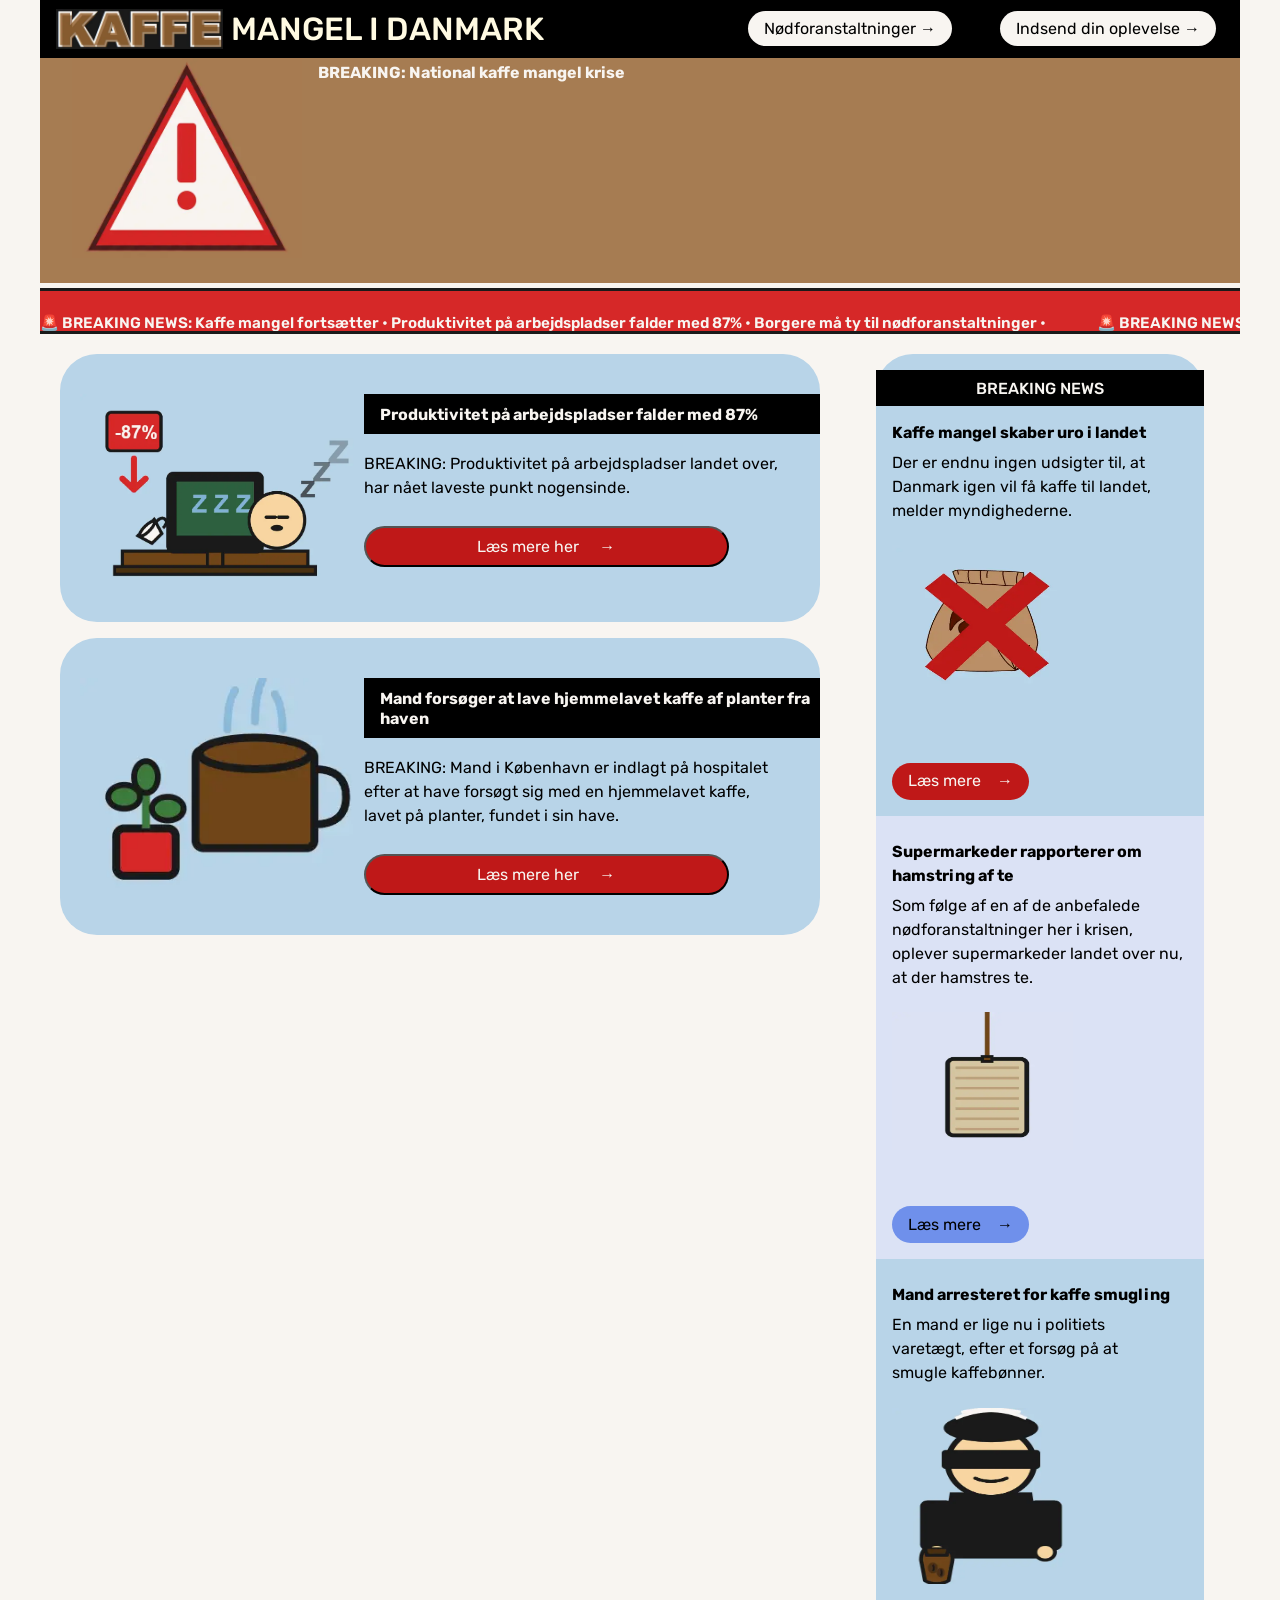
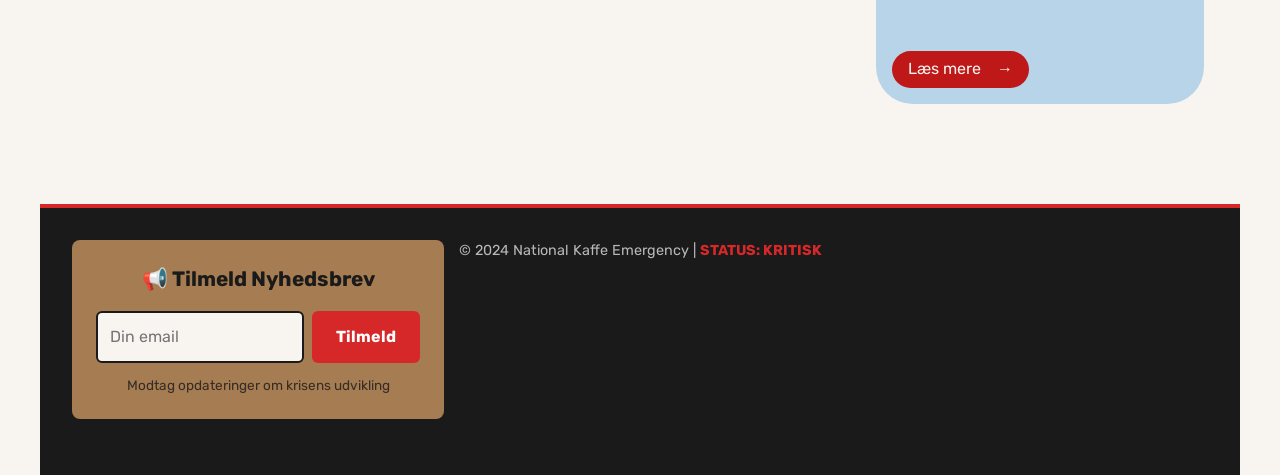
<file: index.html>
<!DOCTYPE html>
<html lang="en">
  <head>
    <meta charset="UTF-8" />
    <meta http-equiv="X-UA-Compatible" content="IE=edge" />
    <meta name="viewport" content="width=device-width, initial-scale=1.0" />
    <link rel="stylesheet" href="css/reset.css" />
    <link rel="stylesheet" href="css/custom.css" />
    <link rel="stylesheet" href="css/fonts.css" />
    <link rel="stylesheet" href="css/general.css" />
    <link rel="stylesheet" href="css/layout.css" />
    <link rel="stylesheet" href="css/burger.css" />
    <link rel="stylesheet" href="css/cards.css" />
    <link rel="icon" type="image/png" href="img/fav.png" />
    <title>Emergency Site</title>
  </head>
  <body id="frontpage">
    <header>
      <nav>
        <div id="logotype-wrapper" class="logo">
          <a href="index.html">
            <img src="SVG/logotype.webp" alt="KAFFE" class="logo-image" />
            MANGEL I DANMARK
          </a>
        </div>
        <ul class="menu">
          <li>
            <a class="menuItem" href="instruction.html">Nødforanstaltninger</a>
          </li>
          <li>
            <a class="menuItem" href="register.html">Indsend din oplevelse</a>
          </li>
        </ul>
        <button class="burger">
          <span class="line"></span>
          <span class="line"></span>
          <span class="line"></span>
        </button>
      </nav>
    </header>
    <section id="main-disclamer">
      <div id="main-disclamer-content">
        <img class="logo" src="SVG/kaffe_logo.webp" alt="ICON" />
        <div>
          <h1>BREAKING: National kaffe mangel krise</h1>
          <p class="sub"></p>
        </div>
      </div>
    </section>
    <div class="news-banner">
      <div class="banner-content">
        <span
          >🚨 BREAKING NEWS: Kaffe mangel fortsætter • Produktivitet på
          arbejdspladser falder med 87% • Borgere må ty til nødforanstaltninger
          •</span
        >
        <span
          >🚨 BREAKING NEWS: Kaffe mangel fortsætter • Produktivitet på
          arbejdspladser falder med 87% • Borgere må ty til nødforanstaltninger
          •</span
        >
      </div>
    </div>
    <main>
      <section id="daily">
        <article class="daily_card">
          <img src="SVG/produktivitet_.webp" alt="teaser_img" />
          <div class="daily_text">
            <h2>Produktivitet på arbejdspladser falder med 87%</h2>
            <p>
              BREAKING: Produktivitet på arbejdspladser landet over, har nået
              laveste punkt nogensinde.
            </p>
            <button class="cta_btn open-modal" data-modal="modal1">
              Læs mere her
            </button>
          </div>
        </article>
        <article class="daily_card">
          <img src="SVG/kaffebryg.webp" alt="teaser_img" />
          <div class="daily_text">
            <h2>
              Mand forsøger at lave hjemmelavet kaffe af planter fra haven
            </h2>
            <p>
              BREAKING: Mand i København er indlagt på hospitalet efter at have
              forsøgt sig med en hjemmelavet kaffe, lavet på planter, fundet i
              sin have.
            </p>
            <button class="cta_btn open-modal" data-modal="modal2">
              Læs mere her
            </button>
          </div>
        </article>
      </section>
      <section id="breaking">
        <article class="news_card">
          <h3>Kaffe mangel skaber uro i landet</h3>
          <p>
            Der er endnu ingen udsigter til, at Danmark igen vil få kaffe til
            landet, melder myndighederne.
          </p>
          <img class="card_kaffe" src="SVG/card_kaffe.webp" alt="news_img" />
          <details>
            <summary class="cta_btn">Læs mere</summary>
            <div class="expanded-content">
              <p>
                Dette skaber uro blandt befolkningen, hvor der rapporteres kampe
                om de få bønner, som endnu ikke er brygget.<br />
                <br />
                Der anbefales at man holder det tæt, hvis man skulle være heldig
                at have lidt tilovers, fra inden krisen startede.
              </p>
            </div>
          </details>
        </article>
        <article class="news_card">
          <h3>Supermarkeder rapporterer om hamstring af te</h3>
          <p>
            Som følge af en af de anbefalede nødforanstaltninger her i krisen,
            oplever supermarkeder landet over nu, at der hamstres te.
          </p>
          <img class="card_kaffe" src="SVG/te.webp" alt="news_img" />
          <details>
            <summary class="cta_btn">Læs mere</summary>
            <div class="expanded-content">
              <p>
                Det, der startede som en logisk løsning, er blevet til kaos.
                Supermarkedskæder rapporterer, at alle teprodukter, selv de
                urte- og koffeinfri varianter, er blevet fuldstændig udsolgt i
                hele landet.<br />
                <br />
                Den mest bizarre hændelse fandt sted i en Føtex i Aarhus, hvor
                der opstod et slagsmål om den sidste æske Earl Grey.
                Sikkerhedspersonale måtte gribe ind, da kunderne begyndte at
                kaste frugt og grønt efter hinanden. <br />
                <br />
                Myndighederne minder borgerne om, at 'panikkøb af urtete ikke
                vil løse kaffemanglen'.
              </p>
            </div>
          </details>
        </article>
        <article class="news_card">
          <h3>Mand arresteret for kaffe smugling</h3>
          <p>
            En mand er lige nu i politiets varetægt, efter et forsøg på at
            smugle kaffebønner.
          </p>
          <img class="card_kaffe" src="SVG/robber.webp" alt="news_img" />
          <details>
            <summary class="cta_btn">Læs mere</summary>
            <div class="expanded-content">
              <p>
                I det, som politiet kalder 'det mest åbenlyse smuglerforsøg i
                historien', blev Henrik Larsen tilbageholdt ved grænsen med
                cirka 3 kilogram premium arabica-bønner syet ind i sin jakke.<br />
                <br />
                "Han gik gennem tolden og efterlod et spor af kaffebønner efter
                sig, som en tegneseriefigur," forklarede betjent Mette
                Christensen.<br />
                "Da vi spurgte, om han havde noget at erklære, sagde han "bare
                min kærlighed til Danmark", mens han bogstaveligt talt rystede
                bønnerne ud af ærmerne."<br />
                <br />
                På grund af krisen er det nu ulovligt at fragte kaffebønner over
                grænser, og Larsen er hermed i politiets varetægt og afventer
                dom.
              </p>
            </div>
          </details>
        </article>
      </section>
    </main>

    <footer>
      <div class="newsletter-section">
        <h3>📢 Tilmeld Nyhedsbrev</h3>
        <form class="newsletter-form">
          <input type="email" placeholder="Din email" required />
          <button type="submit" class="newsletter-btn">Tilmeld</button>
        </form>
        <p class="newsletter-disclaimer">
          Modtag opdateringer om krisens udvikling
        </p>
      </div>

      <div class="footer-bottom">
        <p>
          © 2024 National Kaffe Emergency |
          <span class="status-critical">STATUS: KRITISK</span>
        </p>
      </div>
    </footer>
    <!-- Ligge opup tingene her -->
    <div class="modal" id="modal1">
      <div class="modal-content">
        <button class="close-modal">&times;</button>
        <h2>Produktiviteten falder landet over</h2>
        <p>
          I det, som analytikere kalder 'det største fald i produktivitet
          nogensinde', rapporterer arbejdspladser over hele landet om
          katastrofale fald i effektiviteten.<br />
          <br />
          Kontormedarbejder Maria Jensen, 34, beskrev sin oplevelse: 'Jeg har
          læst den samme e-mail sytten gange, og jeg ved stadig ikke, hvad der
          står i den. Jeg troede, jeg kunne klare det her, men klokken 10 måtte
          jeg bukke under og melde mig syg.'<br />
          <br />
          Læger rapporterer en stigning på 400 % i tilfælde af 'kronisk gaben'
          og 'spontane lure'. Dr. Lars Nielsen advarer: 'Vi ser folk falde i
          søvn på arbejdspladserne'.<br />
          <br />
          Arbejdsministeren holdte en hastepressekonference i morges, selvom
          kilder rapporterer, at han gabte meget under sin tale. "Vi tager dette
          meget alvorligt," sagde han, før han stoppede op og spurgte, om nogen
          havde ekstra energidrikke.
        </p>
      </div>
    </div>

    <div class="modal" id="modal2">
      <div class="modal-content">
        <button class="close-modal">&times;</button>
        <h2>Mand indlagt efter indtagelse af 'nødkaffe'</h2>
        <p>
          Thomas Andersen, 41, blev opdaget af sin kone, mens han forsøgte at
          brygge det, han kaldte 'nødkaffe', af en blanding af tørrede
          mælkebøtter, brændte ristede brødkrummer og det, han troede var
          'kaffelignende urter' fra sin have.<br />
          <br />
          "Jeg fandt ham i køkkenet klokken 3 om natten med syv forskellige
          gryder i kog," fortalte hans kone til journalister. "Han blev ved med
          at insistere på, at hvis han bare fik forholdene rigtigt, kunne han
          skabe en erstatning for kaffe". I følge konen, så så manden det som en
          mulighed for at blive rig.<br />
          <br />
          Desværre var kombinationen af planterne, som Andersen forsøgte sig
          med, giftige. Han er derfor nu på hospitalet, men i bedring.<br />
          Lægerne rapporterer, at Andersen er i bedring, selvom han fortsat er
          overbevist om, at hans opskrift 'var tæt på et gennembrud'. Han har
          fået ordineret hvile.
        </p>
      </div>
    </div>

    <script src="js/burger.js"></script>
    <script src="js/main.js"></script>
  </body>
</html>
</file>
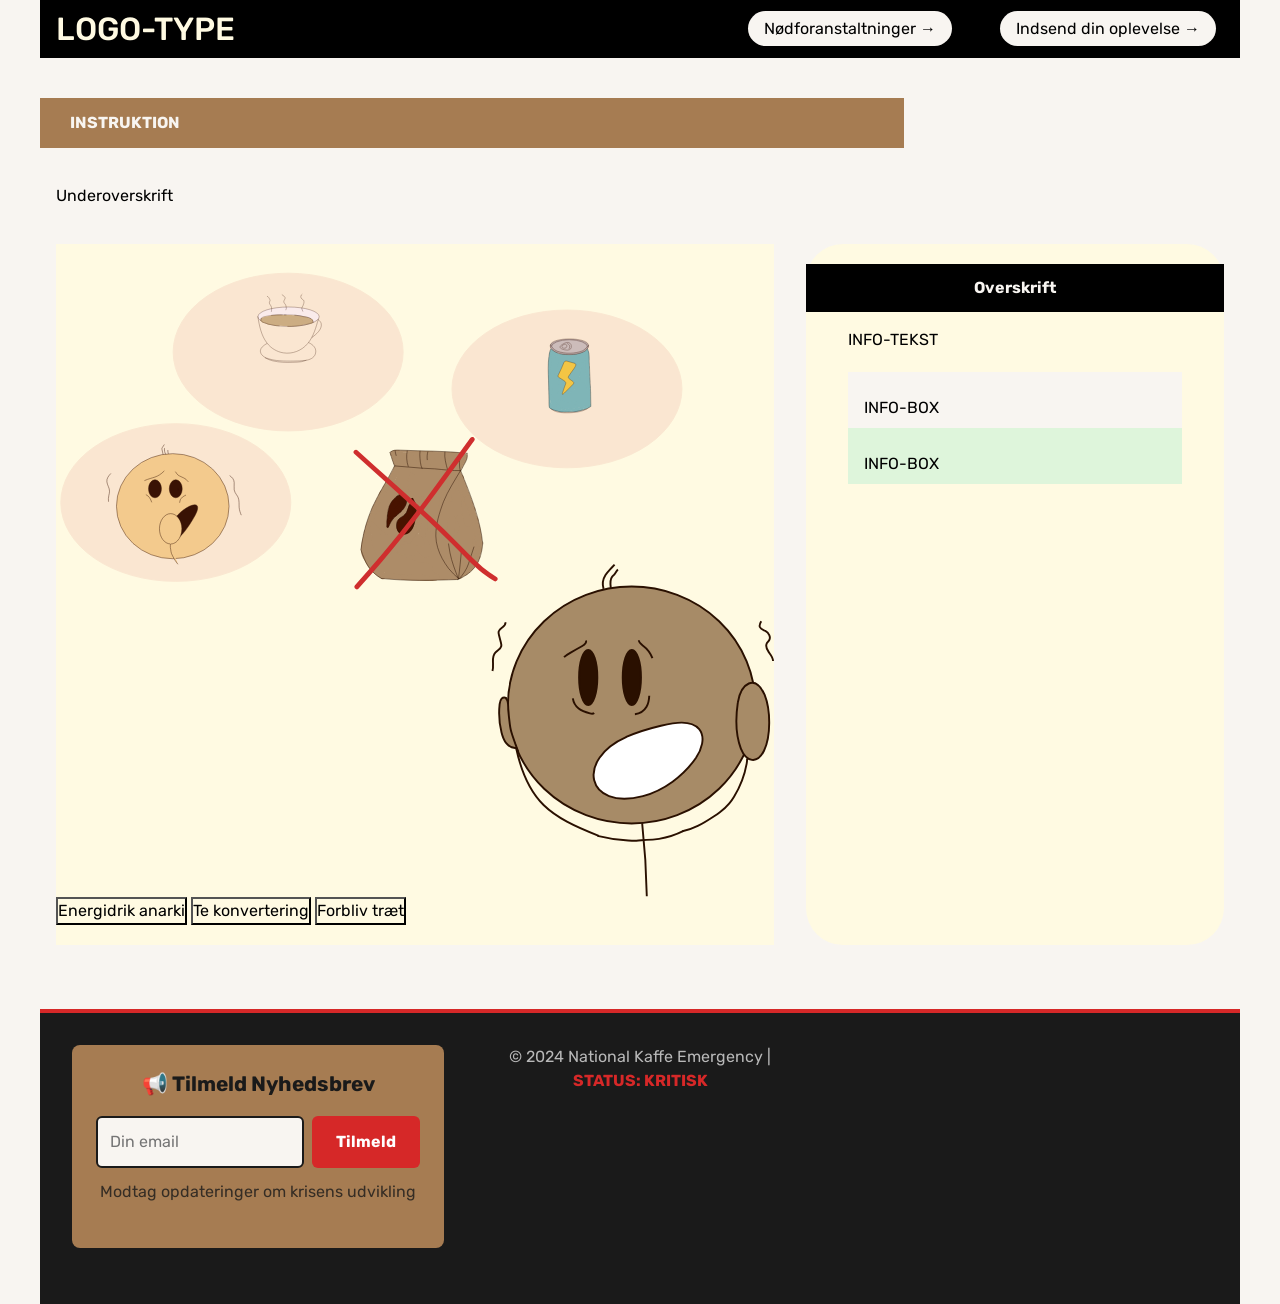
<file: instruction.html>
<!DOCTYPE html>
<html lang="en">
  <head>
    <meta charset="UTF-8" />
    <meta http-equiv="X-UA-Compatible" content="IE=edge" />
    <meta name="viewport" content="width=device-width, initial-scale=1.0" />
    <link rel="stylesheet" href="css/reset.css" />
    <link rel="stylesheet" href="css/custom.css" />
    <link rel="stylesheet" href="css/fonts.css" />
    <link rel="stylesheet" href="css/general.css" />
    <link rel="stylesheet" href="css/layout.css" />
    <link rel="stylesheet" href="css/burger.css" />
    <link rel="stylesheet" href="css/cards.css" />
    <link rel="stylesheet" href="css/infographic.css" />
    <link rel="icon" type="image/png" href="img/fav.png" />
    <title>Emergency Site</title>
  </head>
  <body id="instruction">
    <header>
      <nav>
        <div id="logotype-wrapper" class="logo">
          <a href="index.html"> LOGO-TYPE </a>
        </div>
        <ul class="menu">
          <li>
            <a class="menuItem" href="instruction.html">Nødforanstaltninger </a>
          </li>
          <li>
            <a class="menuItem" href="register.html">Indsend din oplevelse</a>
          </li>
        </ul>
        <button class="burger">
          <span class="line"></span>
          <span class="line"></span>
          <span class="line"></span>
        </button>
      </nav>
    </header>

    <main>
      <h1>INSTRUKTION</h1>
      <p>Underoverskrift</p>
      <section class="info-graphic">
        <svg
          id="Lag_1"
          data-name="Lag 1"
          xmlns="http://www.w3.org/2000/svg"
          xmlns:xlink="http://www.w3.org/1999/xlink"
          viewBox="0 0 748.69 659.34"
        >
          <defs>
            <style>
              .cls-1 {
                clip-path: url(#clippath-51);
              }

              .cls-2 {
                clip-path: url(#clippath-34);
              }

              .cls-3 {
                fill: #78c4c6;
              }

              .cls-4 {
                clip-path: url(#clippath-38);
              }

              .cls-5 {
                clip-path: url(#clippath-21);
              }

              .cls-6 {
                clip-path: url(#clippath-6);
              }

              .cls-7 {
                clip-path: url(#clippath-7);
              }

              .cls-8 {
                clip-path: url(#clippath-17);
              }

              .cls-9 {
                clip-path: url(#clippath-31);
              }

              .cls-10 {
                clip-path: url(#clippath-15);
              }

              .cls-11 {
                clip-path: url(#clippath-33);
              }

              .cls-12 {
                clip-path: url(#clippath-61);
              }

              .cls-13 {
                fill: #f7db97;
              }

              .cls-14 {
                clip-path: url(#clippath-18);
              }

              .cls-15 {
                clip-path: url(#clippath-47);
              }

              .cls-16 {
                fill: #00b0eb;
              }

              .cls-17 {
                clip-path: url(#clippath-4);
              }

              .cls-18,
              .cls-19,
              .cls-20,
              .cls-21,
              .cls-22,
              .cls-23,
              .cls-24,
              .cls-25,
              .cls-26,
              .cls-27 {
                stroke-miterlimit: 10;
              }

              .cls-18,
              .cls-19,
              .cls-20,
              .cls-22 {
                stroke-width: 2px;
              }

              .cls-18,
              .cls-19,
              .cls-20,
              .cls-22,
              .cls-23,
              .cls-24,
              .cls-27 {
                stroke: #2a1000;
              }

              .cls-18,
              .cls-28,
              .cls-23,
              .cls-24,
              .cls-25,
              .cls-26,
              .cls-27 {
                fill: none;
              }

              .cls-29 {
                clip-path: url(#clippath-22);
              }

              .cls-30 {
                clip-path: url(#clippath-23);
              }

              .cls-19,
              .cls-31 {
                fill: #fff;
              }

              .cls-20,
              .cls-32 {
                fill: #2a1000;
              }

              .cls-33 {
                clip-path: url(#clippath-54);
              }

              .cls-21 {
                isolation: isolate;
                opacity: 0.3;
                stroke: #cf2e2e;
              }

              .cls-21,
              .cls-34 {
                fill: #cf2e2e;
              }

              .cls-35 {
                clip-path: url(#clippath-9);
              }

              .cls-36 {
                clip-path: url(#clippath-10);
              }

              .cls-37 {
                clip-path: url(#clippath-42);
              }

              .cls-38 {
                fill: #f7d547;
              }

              .cls-39 {
                clip-path: url(#clippath-59);
              }

              .cls-40 {
                opacity: 0.3;
              }

              .cls-41 {
                clip-path: url(#clippath-43);
              }

              .cls-42 {
                clip-path: url(#clippath-64);
              }

              .cls-43 {
                clip-path: url(#clippath-25);
              }

              .cls-44 {
                clip-path: url(#clippath-27);
              }

              .cls-45 {
                fill: #ccbb8c;
              }

              .cls-46 {
                clip-path: url(#clippath-60);
              }

              .cls-22 {
                fill: #a78b67;
              }

              .cls-47 {
                clip-path: url(#clippath-11);
              }

              .cls-48 {
                clip-path: url(#clippath-57);
              }

              .cls-49 {
                clip-path: url(#clippath-36);
              }

              .cls-50 {
                clip-path: url(#clippath-35);
              }

              .cls-51 {
                clip-path: url(#clippath-48);
              }

              .cls-52 {
                clip-path: url(#clippath-28);
              }

              .cls-53 {
                fill: #cccbc9;
              }

              .cls-54 {
                clip-path: url(#clippath-1);
              }

              .cls-55 {
                clip-path: url(#clippath-56);
              }

              .cls-56 {
                clip-path: url(#clippath-45);
              }

              .cls-57 {
                clip-path: url(#clippath-46);
              }

              .cls-58 {
                clip-path: url(#clippath-40);
              }

              .cls-23,
              .cls-26 {
                stroke-width: 0.3px;
              }

              .cls-59 {
                clip-path: url(#clippath-5);
              }

              .cls-60 {
                clip-path: url(#clippath-20);
              }

              .cls-61 {
                clip-path: url(#clippath-8);
              }

              .cls-62 {
                clip-path: url(#clippath-52);
              }

              .cls-63 {
                clip-path: url(#clippath-41);
              }

              .cls-64 {
                clip-path: url(#clippath-3);
              }

              .cls-65 {
                clip-path: url(#clippath-26);
              }

              .cls-66 {
                clip-path: url(#clippath-12);
              }

              .cls-67 {
                clip-path: url(#clippath-50);
              }

              .cls-68 {
                clip-path: url(#clippath-14);
              }

              .cls-24,
              .cls-25 {
                stroke-width: 0.49px;
              }

              .cls-69 {
                fill: #481300;
              }

              .cls-70 {
                clip-path: url(#clippath-30);
              }

              .cls-71 {
                clip-path: url(#clippath-19);
              }

              .cls-25 {
                stroke: #481300;
              }

              .cls-72 {
                fill: #8d694b;
              }

              .cls-73 {
                clip-path: url(#clippath-32);
              }

              .cls-26 {
                stroke: #78c4c6;
              }

              .cls-74 {
                clip-path: url(#clippath-55);
              }

              .cls-75 {
                clip-path: url(#clippath-53);
              }

              .cls-76 {
                clip-path: url(#clippath-39);
              }

              .cls-27 {
                stroke-width: 0.46px;
              }

              .cls-77 {
                fill: #b5b2b0;
              }

              .cls-78 {
                clip-path: url(#clippath-16);
              }

              .cls-79 {
                clip-path: url(#clippath-2);
              }

              .cls-80 {
                clip-path: url(#clippath-29);
              }

              .cls-81 {
                clip-path: url(#clippath-49);
              }

              .cls-82 {
                clip-path: url(#clippath-37);
              }

              .cls-83 {
                clip-path: url(#clippath-58);
              }

              .cls-84 {
                clip-path: url(#clippath-13);
              }

              .cls-85 {
                clip-path: url(#clippath-63);
              }

              .cls-86 {
                clip-path: url(#clippath-24);
              }

              .cls-87 {
                clip-path: url(#clippath);
              }

              .cls-88 {
                clip-path: url(#clippath-44);
              }

              .cls-89 {
                fill: #ad8c68;
              }

              .cls-90 {
                clip-path: url(#clippath-62);
              }
            </style>
            <clipPath id="clippath">
              <rect
                class="cls-28"
                x="462.37"
                y="20.8"
                width="166.18"
                height="265.92"
              />
            </clipPath>
            <clipPath id="clippath-1">
              <rect
                class="cls-28"
                x="462.37"
                y="20.8"
                width="166.18"
                height="265.92"
              />
            </clipPath>
            <clipPath id="clippath-2">
              <rect
                class="cls-28"
                x="462.37"
                y="20.8"
                width="166.18"
                height="265.92"
              />
            </clipPath>
            <clipPath id="clippath-3">
              <rect
                class="cls-28"
                x="462.37"
                y="20.8"
                width="166.18"
                height="265.92"
              />
            </clipPath>
            <clipPath id="clippath-4">
              <rect
                class="cls-28"
                x="462.37"
                y="20.8"
                width="166.18"
                height="265.92"
              />
            </clipPath>
            <clipPath id="clippath-5">
              <rect
                class="cls-28"
                x="462.37"
                y="20.8"
                width="166.18"
                height="265.92"
              />
            </clipPath>
            <clipPath id="clippath-6">
              <rect
                class="cls-28"
                x="462.37"
                y="20.8"
                width="166.18"
                height="265.92"
              />
            </clipPath>
            <clipPath id="clippath-7">
              <rect
                class="cls-28"
                x="462.37"
                y="20.8"
                width="166.18"
                height="265.92"
              />
            </clipPath>
            <clipPath id="clippath-8">
              <rect
                class="cls-28"
                x="462.37"
                y="20.8"
                width="166.18"
                height="265.92"
              />
            </clipPath>
            <clipPath id="clippath-9">
              <rect
                class="cls-28"
                x="462.37"
                y="20.8"
                width="166.18"
                height="265.92"
              />
            </clipPath>
            <clipPath id="clippath-10">
              <rect
                class="cls-28"
                x="462.37"
                y="20.8"
                width="166.18"
                height="265.92"
              />
            </clipPath>
            <clipPath id="clippath-11">
              <rect
                class="cls-28"
                x="462.37"
                y="20.8"
                width="166.18"
                height="265.92"
              />
            </clipPath>
            <clipPath id="clippath-12">
              <rect
                class="cls-28"
                x="462.37"
                y="20.8"
                width="166.18"
                height="265.92"
              />
            </clipPath>
            <clipPath id="clippath-13">
              <rect
                class="cls-28"
                x="462.37"
                y="20.8"
                width="166.18"
                height="265.92"
              />
            </clipPath>
            <clipPath id="clippath-14">
              <rect
                class="cls-28"
                x="462.37"
                y="20.8"
                width="166.18"
                height="265.92"
              />
            </clipPath>
            <clipPath id="clippath-15">
              <rect
                class="cls-28"
                x="462.37"
                y="20.8"
                width="166.18"
                height="265.92"
              />
            </clipPath>
            <clipPath id="clippath-16">
              <rect
                class="cls-28"
                x="238.04"
                y="98.26"
                width="294.75"
                height="406.42"
              />
            </clipPath>
            <clipPath id="clippath-17">
              <rect
                class="cls-28"
                x="238.04"
                y="98.26"
                width="294.75"
                height="406.42"
              />
            </clipPath>
            <clipPath id="clippath-18">
              <rect
                class="cls-28"
                x="238.04"
                y="98.26"
                width="294.75"
                height="406.42"
              />
            </clipPath>
            <clipPath id="clippath-19">
              <rect
                class="cls-28"
                x="238.04"
                y="98.26"
                width="294.75"
                height="406.42"
              />
            </clipPath>
            <clipPath id="clippath-20">
              <rect
                class="cls-28"
                x="238.04"
                y="98.26"
                width="294.75"
                height="406.42"
              />
            </clipPath>
            <clipPath id="clippath-21">
              <rect
                class="cls-28"
                x="238.04"
                y="98.26"
                width="294.75"
                height="406.42"
              />
            </clipPath>
            <clipPath id="clippath-22">
              <rect
                class="cls-28"
                x="238.04"
                y="98.26"
                width="294.75"
                height="406.42"
              />
            </clipPath>
            <clipPath id="clippath-23">
              <rect
                class="cls-28"
                x="238.04"
                y="98.26"
                width="294.75"
                height="406.42"
              />
            </clipPath>
            <clipPath id="clippath-24">
              <rect
                class="cls-28"
                x="238.04"
                y="98.26"
                width="294.75"
                height="406.42"
              />
            </clipPath>
            <clipPath id="clippath-25">
              <rect
                class="cls-28"
                x="238.04"
                y="98.26"
                width="294.75"
                height="406.42"
              />
            </clipPath>
            <clipPath id="clippath-26">
              <rect
                class="cls-28"
                x="238.04"
                y="98.26"
                width="294.75"
                height="406.42"
              />
            </clipPath>
            <clipPath id="clippath-27">
              <rect
                class="cls-28"
                x="238.04"
                y="98.26"
                width="294.75"
                height="406.42"
              />
            </clipPath>
            <clipPath id="clippath-28">
              <rect
                class="cls-28"
                x="238.04"
                y="98.26"
                width="294.75"
                height="406.42"
              />
            </clipPath>
            <clipPath id="clippath-29">
              <rect
                class="cls-28"
                x="238.04"
                y="98.26"
                width="294.75"
                height="406.42"
              />
            </clipPath>
            <clipPath id="clippath-30">
              <rect
                class="cls-28"
                x="238.04"
                y="98.26"
                width="294.75"
                height="406.42"
              />
            </clipPath>
            <clipPath id="clippath-31">
              <rect
                class="cls-28"
                x="238.04"
                y="98.26"
                width="294.75"
                height="406.42"
              />
            </clipPath>
            <clipPath id="clippath-32">
              <rect
                class="cls-28"
                x="238.04"
                y="98.26"
                width="294.75"
                height="406.42"
              />
            </clipPath>
            <clipPath id="clippath-33">
              <rect
                class="cls-28"
                x="238.04"
                y="98.26"
                width="294.75"
                height="406.42"
              />
            </clipPath>
            <clipPath id="clippath-34">
              <rect
                class="cls-28"
                x="238.04"
                y="98.26"
                width="294.75"
                height="406.42"
              />
            </clipPath>
            <clipPath id="clippath-35">
              <rect
                class="cls-28"
                x="238.04"
                y="98.26"
                width="294.75"
                height="406.42"
              />
            </clipPath>
            <clipPath id="clippath-36">
              <rect
                class="cls-28"
                x="238.04"
                y="98.26"
                width="294.75"
                height="406.42"
              />
            </clipPath>
            <clipPath id="clippath-37">
              <rect
                class="cls-28"
                x="238.04"
                y="98.26"
                width="294.75"
                height="406.42"
              />
            </clipPath>
            <clipPath id="clippath-38">
              <rect
                class="cls-28"
                x="238.04"
                y="98.26"
                width="294.75"
                height="406.42"
              />
            </clipPath>
            <clipPath id="clippath-39">
              <rect
                class="cls-28"
                x="238.04"
                y="98.26"
                width="294.75"
                height="406.42"
              />
            </clipPath>
            <clipPath id="clippath-40">
              <rect
                class="cls-28"
                x="238.04"
                y="98.26"
                width="294.75"
                height="406.42"
              />
            </clipPath>
            <clipPath id="clippath-41">
              <rect
                class="cls-28"
                x="238.04"
                y="98.26"
                width="294.75"
                height="406.42"
              />
            </clipPath>
            <clipPath id="clippath-42">
              <rect
                class="cls-28"
                x="238.04"
                y="98.26"
                width="294.75"
                height="406.42"
              />
            </clipPath>
            <clipPath id="clippath-43">
              <rect class="cls-28" x="155.07" width="173.99" height="260.53" />
            </clipPath>
            <clipPath id="clippath-44">
              <rect class="cls-28" x="155.07" width="173.99" height="260.53" />
            </clipPath>
            <clipPath id="clippath-45">
              <rect class="cls-28" x="155.07" width="173.99" height="260.53" />
            </clipPath>
            <clipPath id="clippath-46">
              <rect class="cls-28" x="155.07" width="173.99" height="260.53" />
            </clipPath>
            <clipPath id="clippath-47">
              <rect class="cls-28" x="155.07" width="173.99" height="260.53" />
            </clipPath>
            <clipPath id="clippath-48">
              <rect class="cls-28" x="155.07" width="173.99" height="260.53" />
            </clipPath>
            <clipPath id="clippath-49">
              <rect class="cls-28" x="155.07" width="173.99" height="260.53" />
            </clipPath>
            <clipPath id="clippath-50">
              <rect class="cls-28" x="155.07" width="173.99" height="260.53" />
            </clipPath>
            <clipPath id="clippath-51">
              <rect class="cls-28" x="155.07" width="173.99" height="260.53" />
            </clipPath>
            <clipPath id="clippath-52">
              <rect class="cls-28" x="155.07" width="173.99" height="260.53" />
            </clipPath>
            <clipPath id="clippath-53">
              <rect class="cls-28" x="155.07" width="173.99" height="260.53" />
            </clipPath>
            <clipPath id="clippath-54">
              <rect class="cls-28" x="155.07" width="173.99" height="260.53" />
            </clipPath>
            <clipPath id="clippath-55">
              <rect class="cls-28" y="116.61" width="276.46" height="381.44" />
            </clipPath>
            <clipPath id="clippath-56">
              <rect class="cls-28" y="116.61" width="276.46" height="381.44" />
            </clipPath>
            <clipPath id="clippath-57">
              <rect class="cls-28" y="116.61" width="276.46" height="381.44" />
            </clipPath>
            <clipPath id="clippath-58">
              <rect class="cls-28" y="116.61" width="276.46" height="381.44" />
            </clipPath>
            <clipPath id="clippath-59">
              <rect class="cls-28" y="116.61" width="276.46" height="381.44" />
            </clipPath>
            <clipPath id="clippath-60">
              <rect class="cls-28" y="116.61" width="276.46" height="381.44" />
            </clipPath>
            <clipPath id="clippath-61">
              <rect class="cls-28" y="116.61" width="276.46" height="381.44" />
            </clipPath>
            <clipPath id="clippath-62">
              <rect class="cls-28" y="116.61" width="276.46" height="381.44" />
            </clipPath>
            <clipPath id="clippath-63">
              <rect class="cls-28" y="116.61" width="276.46" height="381.44" />
            </clipPath>
            <clipPath id="clippath-64">
              <rect class="cls-28" y="116.61" width="276.46" height="381.44" />
            </clipPath>
          </defs>
          <g id="Lag_1-2" data-name="Lag 1">
            <ellipse
              class="cls-22"
              cx="600.22"
              cy="459.84"
              rx="129"
              ry="123.5"
            />
            <ellipse
              class="cls-20"
              cx="554.96"
              cy="431.09"
              rx="9.5"
              ry="28.75"
            />
            <ellipse
              class="cls-20"
              cx="600.46"
              cy="431.09"
              rx="9.5"
              ry="28.75"
            />
            <path
              class="cls-18"
              d="M603.65,469.42c4.94-.43,9.6-3.37,12.12-7.65,2.03-3.44,2.66-7.53,2.83-11.52"
            />
            <path
              class="cls-18"
              d="M538.95,453.01c.59,4.12,2.8,7.98,6.05,10.57,3.35,2.68,7.6,3.95,11.75,5.03,1.5.39,3.31.69,4.41-.41"
            />
            <path
              class="cls-19"
              d="M594.46,493.29c-52.14,23.11-42.38,76.66,17.56,61.55,21.99-5.94,42.09-20.97,55.22-39.7,5.74-8.6,10.4-21.54,3.41-30.22-9.07-10.36-26.95-6.42-39.88-3.45-12.38,2.94-24.67,6.53-36.12,11.72l-.19.09h0Z"
            />
            <path
              class="cls-18"
              d="M570.96,338.78c-1.45-4.86-.69-10.32,2.02-14.6,1.21-1.91,2.77-3.56,4.31-5.21,1.72-1.83,3.45-3.66,5.17-5.49"
            />
            <path
              class="cls-18"
              d="M578.5,337.8c-.59-4.02-1.05-8.57,1.48-11.75.7-.88,1.6-1.6,2.32-2.46,1.34-1.6,2.07-3.69,3.62-5.11"
            />
            <path
              class="cls-22"
              d="M710.92,457.65c-2.25,15.31-2.21,33.39,3.23,47.72,5.64,14.1,17.18,16.4,24.12,2.23,7.3-15.05,6.92-42.69.7-58.22-9.97-22.34-24.82-12.19-28.01,8.04l-.04.22h0Z"
            />
            <path
              class="cls-22"
              d="M470.01,453.37c-1.01-1.81-3.9-1.64-5.35-.17s-1.83,3.67-2.06,5.73c-1.11,9.89-.43,19.98,1.97,29.63.99,3.97,2.32,7.97,4.9,11.14s6.62,5.42,10.68,4.89"
            />
            <path
              class="cls-18"
              d="M468.81,452.74c3.52,2.09,2.47,8.83,2.78,12.35.43,4.89.97,9.76,1.61,14.62.26,1.99.55,3.98.99,5.93.46,2.01,1.1,3.98,1.75,5.95,1.9,5.74,3.94,11.43,6.11,17.08"
            />
            <path
              class="cls-18"
              d="M735.37,372.49c-1.1,1.84-2.23,4.02-1.47,6.02.86,2.27,3.61,3,5.76,4.12,3.53,1.83,6.1,6.5,3.92,9.82-.61.93-1.5,1.63-2.11,2.56-1.9,2.93-.28,6.84,1.75,9.69s4.57,5.76,4.47,9.25"
            />
            <path
              class="cls-18"
              d="M468.57,373.58c.48,2.05-1.23,3.94-2.92,5.19s-3.68,2.54-4.11,4.61c-.24,1.13.06,2.3.35,3.43.67,2.6,1.35,5.2,2.02,7.8.33,1.28.67,2.62.38,3.92-.67,3.02-4.18,4.32-6.21,6.64-2.17,2.48-2.53,6.05-2.45,9.34s.49,6.68-.5,9.82"
            />
            <path
              class="cls-18"
              d="M607.74,392.45c.01,2.44,2.41,4.06,4.37,5.51,4.43,3.27,7.88,7.85,9.8,13.01"
            />
            <path
              class="cls-18"
              d="M552.71,392.48c.71,2.62-2.03,4.78-4.39,6.12-4.03,2.27-8.06,4.55-12.09,6.82-2.29,1.29-4.61,2.61-6.48,4.46"
            />
            <path
              class="cls-18"
              d="M720.54,515.6c.25,1.77-.02,3.57-.34,5.34-2.19,12.19-6.69,23.96-13.19,34.5-1.49,2.42-3.1,4.78-4.91,6.98-2.88,3.48-6.26,6.52-9.87,9.23-2.09,1.57-4.26,3.03-6.44,4.48-5.37,3.56-10.83,7.01-16.6,9.87-5.09,2.52-10.45,4.59-16.04,5.53"
            />
            <path
              class="cls-18"
              d="M479.9,505.22c12.1,55.56,35.26,71.1,86.08,91"
            />
            <path
              class="cls-18"
              d="M654.36,591.21c-8,4.07-16.64,6.86-25.5,8.26-4.34.69-8.73,1.04-13.12,1.06-3.83.01-6.89.8-10.59.81-2.85.01-5.7-.05-8.55-.19-10.78-.53-21.51-2.14-31.97-4.8"
            />
            <path
              class="cls-18"
              d="M611.21,582.95c2.75,25.37,4.37,50.86,4.85,76.37"
            />
            <g class="cls-87">
              <g>
                <g class="cls-54">
                  <g>
                    <path
                      class="cls-77"
                      d="M555.25,85.14c.69,9.38-40.37,9.38-39.68,0-.69-9.38,40.37-9.38,39.68,0"
                    />
                    <path
                      class="cls-23"
                      d="M555.25,85.14c.69,9.38-40.37,9.38-39.68,0-.69-9.38,40.37-9.38,39.68,0Z"
                    />
                  </g>
                </g>
                <g class="cls-79">
                  <g>
                    <path
                      class="cls-16"
                      d="M516.41,87.96c-.78,1.78-1.56,3.58-1.99,5.52"
                    />
                    <path
                      class="cls-26"
                      d="M516.41,87.96c-.78,1.78-1.56,3.58-1.99,5.52"
                    />
                    <path
                      class="cls-16"
                      d="M553.99,88.08c1.77,3.95,2.01,7.7,1.9,12.1"
                    />
                    <path
                      class="cls-26"
                      d="M553.99,88.08c1.77,3.95,2.01,7.7,1.9,12.1"
                    />
                    <path
                      class="cls-16"
                      d="M513.72,100.56c-.19,10.67-.15,21.34.15,32.01"
                    />
                    <path
                      class="cls-26"
                      d="M513.72,100.56c-.19,10.67-.15,21.34.15,32.01"
                    />
                    <path
                      class="cls-16"
                      d="M555.87,100.08c.44,11.31.9,22.63,1.59,33.93"
                    />
                    <path
                      class="cls-26"
                      d="M555.87,100.08c.44,11.31.9,22.63,1.59,33.93"
                    />
                  </g>
                </g>
                <g class="cls-64">
                  <g>
                    <path
                      class="cls-16"
                      d="M534.41,154.3c5.06-.27,10.25-.52,15.07-2.11"
                    />
                    <path
                      class="cls-26"
                      d="M534.41,154.3c5.06-.27,10.25-.52,15.07-2.11"
                    />
                  </g>
                </g>
                <g class="cls-17">
                  <g>
                    <path
                      class="cls-16"
                      d="M514.55,93.36c-.55,2.37-.61,4.87-.69,7.32"
                    />
                    <path
                      class="cls-26"
                      d="M514.55,93.36c-.55,2.37-.61,4.87-.69,7.32"
                    />
                    <path
                      class="cls-16"
                      d="M514.03,132.21c.06,3.55.08,7.1.04,10.65"
                    />
                    <path
                      class="cls-26"
                      d="M514.03,132.21c.06,3.55.08,7.1.04,10.65"
                    />
                    <line
                      class="cls-26"
                      x1="557.55"
                      y1="133.45"
                      x2="557.55"
                      y2="141.73"
                    />
                    <path
                      class="cls-16"
                      d="M514.08,142.7c.05,2.47.12,4.95.24,7.42"
                    />
                    <path
                      class="cls-26"
                      d="M514.08,142.7c.05,2.47.12,4.95.24,7.42"
                    />
                    <path
                      class="cls-16"
                      d="M557.61,141.68c.02,2.37.04,4.75.05,7.15"
                    />
                    <path
                      class="cls-26"
                      d="M557.61,141.68c.02,2.37.04,4.75.05,7.15"
                    />
                  </g>
                </g>
                <g class="cls-59">
                  <g>
                    <path
                      class="cls-16"
                      d="M549.62,152.07c2.73-.89,5.35-2.14,7.96-3.4"
                    />
                    <path
                      class="cls-26"
                      d="M549.62,152.07c2.73-.89,5.35-2.14,7.96-3.4"
                    />
                    <path
                      class="cls-16"
                      d="M514.28,149.87c7.26,3.98,12.2,4.76,20.27,4.31"
                    />
                    <path
                      class="cls-26"
                      d="M514.28,149.87c7.26,3.98,12.2,4.76,20.27,4.31"
                    />
                    <path
                      class="cls-3"
                      d="M525.5,152.74c1.82.38,3.66.63,5.51.73.79.04.94-1.33.19-1.55-.73-.21-1.47-.22-2.21-.25-.7-.02-1.36-.13-2.03-.34-1.37-.43-2.68-1.06-4.11-1.22-.67-.07-.98,1.16-.35,1.47,1.52.76,3.08,1.42,4.67,1.97.06-.52.12-1.03.19-1.55-1.32,0-2.65,0-3.97,0v1.58c.82-.12,1.64-.03,2.4.36.18-.48.36-.96.54-1.44-.79-.28-1.61-.43-2.43-.46-.78-.02-.96,1.35-.19,1.55.65.17,1.3.35,1.95.52.87.23,1.25-1.29.37-1.52-.65-.17-1.3-.35-1.95-.52-.06.52-.12,1.03-.19,1.55.71.02,1.39.16,2.06.4.74.26,1.26-1.06.54-1.44-.98-.51-2.03-.74-3.1-.58-.37.06-.7.32-.7.79,0,.43.32.79.7.79,1.32,0,2.65,0,3.97,0,.79,0,.94-1.29.19-1.55-1.48-.5-2.93-1.1-4.34-1.81-.12.49-.24.98-.35,1.47,1.33.15,2.57.81,3.86,1.2.66.2,1.34.32,2.03.35.7.03,1.41,0,2.1.2.06-.52.12-1.03.19-1.55-1.73-.1-3.44-.32-5.14-.68-.37-.08-.75.12-.86.55-.09.38.11.89.49.97"
                    />
                    <path
                      class="cls-3"
                      d="M522.99,151.62c-.7-.21-1.39-.46-2.07-.77-.12.51-.25,1.02-.37,1.52.61.26,1.22.52,1.83.78.12-.51.25-1.02.37-1.52l-2.71-1c-.12.51-.25,1.02-.37,1.52.52.16.99.41,1.43.75.18-.48.36-.96.54-1.44-.75-.26-1.5-.53-2.25-.79-.66-.23-1.37-.41-1.99-.78-.56-.33-.99-.92-1.61-1.13-.07-.02-.46-.13-.48-.09,0,.02.18.29.22.17.02-.06-.02-.18-.02-.25-.04-.46-.07-.92-.1-1.38-.08-1.78-.03-3.55-.02-5.33,0-1.82-.01-3.64-.06-5.47-.05-2.03-.13-4.06-.24-6.09l-1.37.21c.89,3.55.8,7.26.76,10.91-.02,1.84-.1,3.73.1,5.56.1.86.31,1.69.8,2.37.5.7,1.18,1.01,1.95,1.15,1.85.33,3.67.8,5.46,1.44.74.27,1.26-1.06.54-1.44-2.54-1.34-4.85-3.16-6.84-5.4-.52-.59-1.29.02-1.17.77.12.74.74,1.25,1.18,1.75l1.54,1.72c.23-.44.45-.88.68-1.32-.79-.24-1.44-.74-1.96-1.45-.19-.27-.6-.29-.85-.12-.29.19-.37.54-.32.89.14.98.83,1.79,1.6,2.19.93.49,1.96.49,2.96.65,1.97.31,3.89,1.02,5.66,2.07l.7-1.36c-2.45-1.37-4.74-3.1-6.79-5.15l-.68,1.32c1.77.44,3.23,1.69,4.65,2.9.27.23.71.08.9-.2.21-.32.19-.74-.05-1.04-2.43-2.92-4.88-5.84-6.99-9.07-.32.36-.64.72-.95,1.08,3.17,1.78,6.03,4.17,8.46,7.09.62.75,1.57-.36.99-1.12-2.02-2.61-4.04-5.23-6.07-7.84-.33.37-.66.74-.99,1.12,2.97,2.78,5.79,5.76,8.44,8.92l.85-1.24c-.85-.58-1.56-1.37-2.26-2.16-.75-.85-1.51-1.69-2.29-2.5-1.59-1.67-3.25-3.25-4.95-4.76-.7-.62-1.58.32-.99,1.12,2.32,3.12,4.66,6.25,7.3,9.03.28-.41.56-.83.85-1.24-1.42-.74-2.74-1.7-3.91-2.89-.66-.68-1.61.38-.99,1.12,1.68,1.99,3.5,3.81,5.42,5.49.12-.49.23-.98.35-1.47-.92,0-1.81-.13-2.71-.37-.89-.24-1.2,1.17-.37,1.52,2.86,1.2,5.77,2.2,8.74,3-.06-.48-.11-.96-.17-1.44-.25.13-.49.07-.73-.04-.35-.16-.77.17-.86.55-.11.45.14.81.49.97.6.28,1.23.19,1.81-.12.55-.29.39-1.29-.17-1.44-2.96-.8-5.88-1.8-8.74-3-.12.51-.25,1.02-.37,1.52,1.01.27,2.04.41,3.08.43.31,0,.59-.25.67-.58.09-.37-.07-.68-.32-.89-1.83-1.59-3.55-3.35-5.14-5.24-.33.37-.66.74-.99,1.12,1.25,1.28,2.66,2.34,4.19,3.13.32.16.68.13.9-.2.2-.3.2-.76-.05-1.04-2.65-2.78-4.98-5.91-7.3-9.03-.33.37-.66.74-.99,1.12,1.74,1.54,3.43,3.16,5.05,4.86.79.83,1.56,1.69,2.33,2.55.74.84,1.51,1.65,2.42,2.26.69.47,1.39-.6.85-1.24-2.65-3.16-5.47-6.14-8.44-8.92-.69-.64-1.59.34-.99,1.12,2.02,2.61,4.04,5.23,6.07,7.84.33-.37.66-.74.99-1.12-2.5-3.01-5.47-5.5-8.74-7.33-.28-.16-.62-.14-.85.12-.2.23-.29.68-.11.96,2.18,3.34,4.69,6.37,7.21,9.39.28-.41.56-.83.85-1.24-1.52-1.29-3.09-2.59-4.98-3.06-.64-.16-1.23.77-.68,1.32,2.14,2.14,4.51,3.96,7.07,5.4.8.45,1.5-.89.7-1.36-1.68-1-3.49-1.73-5.36-2.11-.92-.19-1.88-.2-2.78-.45-.67-.18-1.32-.58-1.44-1.41l-1.17.77c.66.91,1.57,1.55,2.58,1.86.67.21,1.18-.76.68-1.32-.45-.5-.9-1-1.35-1.5-.23-.25-.45-.5-.68-.75-.14-.16-.3-.29-.34-.52l-1.17.77c2.07,2.32,4.48,4.25,7.13,5.64.18-.48.36-.96.54-1.44-1.53-.56-3.09-.99-4.68-1.3-.6-.12-1.4-.1-1.87-.58s-.61-1.24-.67-1.92c-.28-3.51.05-7.05-.09-10.56-.08-2.01-.3-4.03-.79-5.97-.21-.83-1.42-.7-1.37.21.21,3.82.31,7.65.3,11.47,0,1.88-.06,3.76.04,5.64.02.46.06.92.11,1.38.05.47.11.92.48,1.21.27.2.54.14.82.26.3.13.56.45.81.66.68.56,1.52.81,2.32,1.09.9.32,1.8.63,2.71.95.79.28,1.16-.96.54-1.44-.54-.42-1.14-.72-1.77-.91-.87-.26-1.22,1.21-.37,1.52.9.33,1.81.67,2.71,1,.36.13.76-.15.86-.55.11-.44-.13-.82-.49-.97-.61-.26-1.22-.52-1.83-.78-.35-.15-.77.17-.86.55-.11.45.14.81.49.97.68.31,1.36.56,2.07.77.87.25,1.24-1.27.37-1.52"
                    />
                    <path
                      class="cls-3"
                      d="M534.48,152.71c-2.67-.13-5.35-.26-8.02-.39-.77-.04-.96,1.38-.19,1.55,2.69.6,5.44.66,8.17.46,1.36-.1,2.71-.26,4.06-.43.67-.09,1.35-.18,2.02-.27.34-.04.67-.09,1.01-.13.28-.03.54-.07.8.05.06-.52.12-1.03.19-1.55-.83.03-1.67.06-2.5.08-.34,0-.64.29-.69.68-.04.35.15.8.5.87,1.4.26,2.77.04,4.15-.21,1.34-.24,2.68-.52,4.01-.86,2.54-.64,5.16-1.37,7.55-2.57.63-.32,1.24-.68,1.8-1.14.4-.33.43-.77.44-1.3.01-.46-.04-.92-.12-1.36-.19-.99-1.53-.57-1.35.42.08.43.1.87.05,1.31.11-.16.21-.31.32-.47-1.76,1.41-3.9,2.06-5.95,2.71-2.21.7-4.46,1.25-6.73,1.67-1.24.23-2.55.51-3.81.28l-.19,1.55c.83-.03,1.67-.06,2.5-.08.34,0,.64-.29.69-.68.04-.42-.17-.72-.5-.87-.59-.27-1.24-.1-1.85-.02-.67.09-1.35.18-2.02.27-1.37.18-2.75.35-4.13.46-2.69.21-5.42.21-8.07-.38-.06.52-.12,1.03-.19,1.55,2.67.13,5.35.26,8.02.39.9.04.9-1.54,0-1.58"
                    />
                    <path
                      class="cls-3"
                      d="M555.74,128.34c.03.77-.01,1.54-.16,2.29-.15.8.63,1.27,1.17.77.35-.33.52-.81.53-1.31h-1.4c.13,3.85.22,7.7.27,11.56.01.94.02,1.87.03,2.81,0,.74.12,1.64-.13,2.35-.24.67-.99.85-1.53,1.05-.74.27-1.5.49-2.26.65-1.56.34-3.17.35-4.72.75-1.51.39-2.82,1.44-4.4,1.52-1.59.07-3.14-.41-4.73-.5-1.65-.09-3.3.22-4.96.15-3.39-.15-6.38-2.26-9.17-4.23-.18.48-.36.96-.54,1.44,2.37.53,4.6,1.72,6.45,3.49.1-.44.21-.88.31-1.32-1.43.39-2.91.28-4.29-.27-.06.52-.12,1.03-.19,1.55,1.26.1,2.52.19,3.78.29.81.06.91-1.29.19-1.55-3.38-1.22-6.65-2.77-9.79-4.65-.18.48-.36.96-.54,1.44.76.26,1.38.84,1.77,1.62l.6-1.19c-1.28.04-2.48-.52-3.36-1.57-.23.44-.45.88-.68,1.32,1.06.47,2.04,1.28,2.73,2.31.26-.39.53-.77.79-1.16-1.08-.22-2.08-.86-2.73-1.87-.32.36-.64.72-.95,1.08.52.42.91.97,1.21,1.61.37-.32.73-.64,1.1-.96-1.32-1.22-2.48-2.63-3.43-4.24-.19-.33-.54-.49-.87-.32-.3.15-.52.56-.4.93l.3.93c.11.33.35.58.67.58.29,0,.62-.24.67-.58.15-1.01.05-1.94-.32-2.87-.4.27-.8.53-1.21.8.71,1.45,1.71,2.66,2.91,3.61.66.52,1.41-.63.85-1.24-.83-.91-1.55-1.93-2.15-3.06-.37.32-.73.64-1.1.96,1.21,1.31,2.47,2.54,3.79,3.7.28-.41.56-.83.85-1.24-1.75-1.01-3.12-2.62-3.96-4.62-.26.39-.53.77-.79,1.16.71.22,1.31.71,1.71,1.41.37-.32.73-.64,1.1-.96-.84-.84-1.68-1.68-2.52-2.52-.28.41-.56.83-.85,1.24,1.84,1.34,3.56,2.87,5.14,4.58.23-.44.45-.88.68-1.32-1.56-.68-2.76-2.23-3.21-4.03-.34.3-.68.59-1.03.89,1.61,1.19,3.06,2.61,4.35,4.22.28-.41.56-.83.85-1.24-1.04-.87-2.02-1.83-2.94-2.87-.28.41-.56.83-.85,1.24,3.79,2.18,7.15,5.28,11.19,6.9.29.12.59.23.89.33.13.04.26.08.38.12.18.06.14.1.11-.19.02.23-.05-.41.05-.32.01,0-.08.03-.08.03h-.32c-.34,0-.66.06-.95.26-.48.32-.45,1.32.17,1.44,1.1.22,2.02.92,3.02,1.43,1.08.55,2.27.91,3.43.49.67-.24.66-1.28,0-1.52-.67-.25-1.35-.5-2.02-.75v1.52c.56-.13,1.15,0,1.71.07.67.1,1.31.16,1.98.02.63-.13,1.23-.4,1.84-.6.61-.2,1.22-.36,1.84-.5,2.52-.58,5.11-.67,7.66-.32.67.09.97-1.16.35-1.47-1.15-.57-2.36-.45-3.52,0-1.09.41-2.14,1.09-3.31,1.16.06.52.12,1.03.19,1.55.89-.31,1.79-.46,2.72-.47.9,0,.89-1.53,0-1.58-2.72-.17-5.46.1-8.12.76.12.51.25,1.02.37,1.52,4.56-1.42,9.27-2.07,13.91-3.1,1.08-.24,2.16-.52,3.03-1.33.77-.71,1.28-1.76,1.54-2.84.31-1.25.29-2.57.2-3.85-.09-1.37-.2-2.74-.27-4.11-.17-3.11-.25-6.22-.25-9.34,0-1.02-1.39-1.02-1.4,0,0,2.67.06,5.34.18,8.01.06,1.33.14,2.67.23,4,.09,1.27.23,2.56.12,3.84-.08.94-.34,1.95-.89,2.68-.64.85-1.57,1.12-2.5,1.33-2.23.52-4.48.92-6.73,1.36-2.54.5-5.07,1.05-7.55,1.82-.87.27-.5,1.74.37,1.52,2.54-.64,5.15-.87,7.75-.71v-1.58c-1.05,0-2.09.18-3.09.53-.73.25-.63,1.6.19,1.55,1.15-.07,2.16-.57,3.22-1.03.88-.38,1.99-.8,2.91-.34.12-.49.24-.98.35-1.47-2.63-.36-5.3-.23-7.9.35-.64.14-1.27.31-1.9.51-.61.2-1.21.46-1.84.6-.57.13-1.16.02-1.73-.07-.68-.11-1.34-.17-2.02,0-.71.17-.61,1.29,0,1.52.67.25,1.35.5,2.02.75v-1.52c-.96.35-1.93-.08-2.79-.56-.94-.53-1.87-1.14-2.92-1.35.06.48.11.96.17,1.44.15-.1.43-.02.62-.04.29-.02.57-.11.81-.3.56-.43.68-1.32.18-1.88-.41-.46-1.1-.55-1.63-.75s-1.06-.43-1.57-.68c-2.17-1.09-4.17-2.55-6.19-3.96-1.14-.79-2.29-1.57-3.48-2.25-.69-.4-1.42.58-.85,1.24,1,1.14,2.08,2.17,3.22,3.12.28.23.71.08.9-.2.21-.32.18-.74-.05-1.04-1.37-1.71-2.93-3.21-4.63-4.47-.52-.38-1.19.25-1.03.89.59,2.37,2.16,4.26,4.18,5.14.67.29,1.16-.8.68-1.32-1.66-1.8-3.48-3.42-5.42-4.83-.66-.48-1.44.64-.85,1.24.84.84,1.68,1.68,2.52,2.52.56.57,1.55-.17,1.1-.96-.6-1.04-1.48-1.8-2.54-2.13-.63-.2-1.04.56-.79,1.16.93,2.22,2.53,4.07,4.46,5.18.31.18.69.12.9-.2.19-.28.22-.79-.05-1.04-1.32-1.16-2.58-2.39-3.79-3.7-.56-.61-1.51.17-1.1.96.65,1.24,1.45,2.38,2.37,3.38.28-.41.56-.83.85-1.24-1-.79-1.81-1.84-2.4-3.05-.18-.37-.63-.5-.95-.28-.35.23-.41.69-.25,1.08.2.51.27,1.11.18,1.66h1.35l-.3-.93c-.43.2-.85.41-1.28.61,1.01,1.72,2.23,3.26,3.64,4.56.6.55,1.49-.12,1.1-.96-.41-.88-1-1.6-1.71-2.17-.56-.45-1.36.45-.95,1.08.86,1.34,2.11,2.31,3.57,2.6.28.06.55,0,.73-.28.15-.23.22-.63.05-.88-.94-1.38-2.13-2.41-3.57-3.03-.69-.3-1.12.79-.68,1.32,1.12,1.34,2.72,2.08,4.34,2.03.53-.02.87-.66.6-1.19-.57-1.14-1.5-1.96-2.6-2.35-.75-.26-1.24,1.02-.54,1.44,3.24,1.94,6.63,3.55,10.12,4.81.06-.52.12-1.03.19-1.55-1.26-.1-2.52-.19-3.78-.29-.34-.03-.65.32-.69.68-.04.41.16.73.5.87,1.62.64,3.37.72,5.04.27.49-.13.71-.94.31-1.32-2.03-1.95-4.45-3.31-7.06-3.9-.76-.17-1.23.95-.54,1.44,2.64,1.86,5.43,3.79,8.56,4.3,1.71.28,3.4.04,5.12-.02,1.71-.05,3.35.39,5.05.5.85.05,1.71,0,2.53-.29.76-.26,1.46-.71,2.21-1,1.55-.59,3.21-.6,4.81-.87.81-.14,1.62-.34,2.41-.59.74-.24,1.59-.48,2.22-.99,1.41-1.14,1.09-3.38,1.07-5.08-.04-4.48-.14-8.96-.29-13.43-.03-1.01-1.38-1.02-1.4,0,0,.12-.03.12-.12.2.39.26.78.51,1.17.77.17-.89.25-1.8.21-2.71-.04-1.01-1.44-1.02-1.4,0"
                    />
                    <path
                      class="cls-3"
                      d="M540.4,126.23c.9,0,.9-1.58,0-1.58s-.9,1.58,0,1.58"
                    />
                    <path
                      class="cls-3"
                      d="M556.26,146.47c-3.32-.25-6.64-.31-9.96-.19-.34,0-.71.06-1.05-.02-.36-.08-.66-.34-.96-.57-.62-.47-1.24-.94-1.88-1.38-1.3-.88-2.69-1.63-4.16-2.05-1.76-.5-3.59-.59-5.39-.66v1.58c5.07,0,10.11,1.03,14.87,2.99.12-.51.25-1.02.37-1.52-4.44-1.43-8.87-2.85-13.35-4.1-1.29-.36-2.57-.7-3.87-1.03-.87-.22-1.25,1.28-.37,1.52,4.81,1.32,9.53,3.02,14.11,5.14,1.28.59,2.55,1.23,3.8,1.89.23-.45.47-.91.7-1.36-4.17-2.2-8.8-1.86-13.27-1.44-.9.08-.9,1.5,0,1.58,3.33.31,6.48,1.74,9.55,3.12l.19-1.55c-4.98-.12-9.94-.76-14.81-1.91-.88-.21-1.23,1.2-.37,1.52,2.92,1.1,5.9,1.94,8.93,2.52l.19-1.55c-2.35-.17-4.7-.27-7.05-.32-.38,0-.7.37-.7.79,0,.46.32.75.7.79,2.24.22,4.48.34,6.72.37.38,0,.7-.37.7-.79,0-.46-.32-.75-.7-.79-2.46-.24-4.92-.47-7.37-.71.06.52.12,1.03.19,1.55,2.11-.63,4.31-.21,6.42.21.12-.51.25-1.02.37-1.52-2.4-.38-4.78-.07-7.16.28-.79.12-.94,1.2-.19,1.55,1.22.56,2.53,1.06,3.85.63.74-.25.62-1.57-.19-1.55-1.66.04-3.31.08-4.97.12-.9.02-.9,1.57,0,1.58,2.4,0,4.78-.29,7.16-.56,1.18-.14,2.36-.26,3.55-.34,1.2-.08,2.43.02,3.61-.26.79-.19.58-1.53-.19-1.55-2.17-.06-4.33.14-6.46.6-.79.17-.58,1.53.19,1.55,1.13.03,2.27.05,3.4.08v-1.58c-.74.08-1.49.15-2.23.23-.38.04-.7.34-.7.79,0,.41.32.82.7.79,1.44-.1,2.9-.2,4.31-.62,1.35-.4,2.6-1.15,3.98-1.43.34-.07.55-.51.5-.87-.06-.42-.33-.64-.69-.68-1.18-.16-2.4-.34-3.41-1.11-.18.48-.36.96-.54,1.44,1.99.7,4.03,1.15,6.1,1.38-.06-.52-.12-1.03-.19-1.55-1.41.34-2.83.47-4.27.41-.38-.02-.7.37-.7.79,0,.46.32.75.7.79,1.76.2,3.51.12,5.25-.17.34-.06.55-.52.5-.87-.05-.4-.33-.66-.69-.68-.86-.06-1.71-.12-2.57-.18v1.58c1.23-.06,2.47-.12,3.7-.19.55-.03,1.17.04,1.69-.2.54-.24.89-.89.61-1.53-.25-.55-.86-.78-1.33-1-.52-.24-1.06-.4-1.61-.52-1.09-.24-2.21-.32-3.32-.38.06.52.12,1.03.19,1.55.57-.09,1.17.03,1.68.32.12-.49.24-.98.35-1.47-3.87-.12-7.69-1.19-11.17-3.12-.12.49-.24.98-.35,1.47,2.26.24,4.2,1.84,6,3.27.18-.48.36-.96.54-1.44-3.27-.51-6.47-1.47-9.54-2.87-.35-.16-.77.17-.86.55-.11.45.14.81.49.97,3.06,1.4,6.27,2.36,9.54,2.87.77.12,1.22-.9.54-1.44-2.03-1.63-4.16-3.22-6.7-3.49-.69-.07-.96,1.14-.35,1.47,3.7,2.06,7.75,3.2,11.87,3.33.67.02.98-1.12.35-1.47-.88-.49-1.79-.64-2.75-.48-.34.06-.55.52-.5.87.05.4.33.66.69.68.9.05,1.82.1,2.71.27.43.08.86.2,1.28.35.21.07.41.16.62.25.11.05.22.11.32.18.04.02.07.04.11.06q.11.07.01,0c-.03-.13-.06-.27-.1-.4.03-.11.08-.2.14-.29,0,0,0-.02.02-.02,0,0-.12,0-.05,0-.22,0-.46.02-.68.03-.46.02-.91.05-1.37.07-.91.05-1.83.09-2.74.14-.9.05-.9,1.52,0,1.58.86.06,1.71.12,2.57.18-.06-.52-.12-1.03-.19-1.55-1.61.27-3.26.3-4.88.11v1.58c1.56.07,3.12-.1,4.64-.47.34-.08.55-.5.5-.87-.05-.41-.33-.65-.69-.68-1.94-.21-3.86-.66-5.73-1.32-.79-.28-1.17.96-.54,1.44,1.22.93,2.69,1.14,4.11,1.33-.06-.52-.12-1.03-.19-1.55-1.33.28-2.55.99-3.85,1.39-1.32.41-2.7.51-4.06.6v1.58c.74-.08,1.49-.15,2.23-.23.88-.09.91-1.56,0-1.58-1.13-.03-2.27-.05-3.4-.08.06.52.12,1.03.19,1.55,2.01-.43,4.04-.6,6.09-.54-.06-.52-.12-1.03-.19-1.55-.55.13-1.11.12-1.66.13-.59,0-1.19.04-1.78.08-1.16.08-2.32.21-3.48.34-2.34.27-4.67.56-7.03.55v1.58c1.66-.04,3.31-.08,4.97-.12l-.19-1.55c-1.06.35-2.14-.18-3.11-.63-.06.52-.12,1.03-.19,1.55,2.24-.33,4.54-.69,6.79-.34.37.06.75-.1.86-.55.09-.38-.11-.9-.49-.97-2.36-.47-4.79-.92-7.16-.21-.8.24-.57,1.48.19,1.55,2.46.24,4.92.47,7.37.71v-1.58c-2.24-.03-4.49-.16-6.72-.37v1.58c2.35.04,4.7.15,7.05.32.77.06.97-1.4.19-1.55-3.03-.58-6.01-1.43-8.93-2.52-.12.51-.25,1.02-.37,1.52,4.99,1.18,10.08,1.85,15.19,1.97.34,0,.65-.31.69-.68.04-.42-.17-.72-.5-.87-3.21-1.44-6.45-2.86-9.92-3.18v1.58c4.17-.39,8.65-.83,12.56,1.23.34.18.75.11.96-.28.18-.34.09-.9-.25-1.08-4.56-2.41-9.28-4.4-14.12-5.96-1.37-.44-2.74-.85-4.13-1.23-.12.51-.25,1.02-.37,1.52,4.5,1.13,8.96,2.49,13.4,3.9,1.27.41,2.55.82,3.82,1.23.88.28,1.2-1.18.37-1.52-4.88-2-10.06-3.04-15.24-3.04-.9,0-.9,1.54,0,1.58,1.57.07,3.16.13,4.7.52,1.46.37,2.81,1.08,4.09,1.94.66.45,1.3.93,1.94,1.41.66.51,1.31.82,2.12.82,1.64,0,3.28-.09,4.92-.07,1.88.02,3.76.11,5.63.25.38.03.7-.38.7-.79,0-.45-.32-.76-.7-.79"
                    />
                    <path
                      class="cls-3"
                      d="M543.54,141.48c2.3.48,4.46,1.46,6.31,3.12.49-1.35.99-2.7,1.48-4.04-4-.17-7.94-.72-11.85-1.65v4.57c2.39-.61,4.75.84,6.8,2.05.35-1.47.7-2.94,1.06-4.41-6.02.68-11.96,2-17.89,3.35-2.32.53-1.79,4.73.56,4.65,3.12-.1,6.17.28,9.2,1.16.37-1.52.74-3.05,1.11-4.57-2.97-.55-5.89-1.34-8.77-2.35l.5,4.33c1.74-.87,3.79-.72,5.47.26.35-1.47.7-2.94,1.06-4.41-2.24-.03-4.44-.77-6.58-1.45-2.23-.71-4.43-1.53-6.6-2.45-.37,1.52-.74,3.05-1.11,4.57,2.32.47,4.29,1.61,5.93,3.54.49-1.35.99-2.7,1.48-4.04-1.84.23-3.6-.2-5.02-1.59-.99,1.12-1.97,2.23-2.96,3.35,1.66,1.61,3.37,3.14,5.12,4.61.7-1.36,1.41-2.73,2.11-4.09-2.21-1.07-4.84-2.23-6.3-4.51-.75-1.17-.96-2.57-2.39-2.99-1.62-.47-3.58-.24-5.25-.32l2.09,2.37c-.2-3.63-.34-7.27-.4-10.91-.02-1.16-.95-2.54-2.09-2.37-.28.04-.56.08-.84.12l2.09,2.37c-.2-4.21-.29-8.41-.25-12.63.02-3.05-4.16-3.05-4.19,0-.03,4.21.05,8.42.25,12.63.06,1.15.92,2.54,2.09,2.37.28-.04.56-.08.84-.12l-2.09-2.37c.07,3.64.2,7.28.4,10.91.07,1.32.9,2.31,2.09,2.37.83.04,1.67.08,2.5.12.37.02.74.04,1.11.05,1.94.09-.35-.46-.26-.57-.31.37,1.85,3.02,2.14,3.33,1.81,1.93,4.07,3.14,6.34,4.24,2.48,1.2,4.3-2.25,2.11-4.09-1.47-1.23-2.88-2.52-4.27-3.87-2.03-1.97-5.01,1.35-2.96,3.35,2.23,2.18,5.03,3.35,7.98,2.98,1.75-.22,2.83-2.46,1.48-4.04-2.09-2.46-4.8-4.16-7.77-4.76-2.66-.54-3.65,3.5-1.11,4.57,4.46,1.89,9.47,4,14.29,4.07,2.01.03,2.93-3.33,1.06-4.41-3.13-1.81-6.49-1.85-9.69-.26-1.76.87-1.06,3.78.5,4.33,2.87,1.02,5.8,1.8,8.77,2.35,2.6.48,3.78-3.79,1.11-4.57-3.37-.98-6.83-1.44-10.31-1.33.19,1.55.37,3.1.56,4.65,5.56-1.27,11.12-2.55,16.77-3.18,1.89-.21,3.07-3.23,1.06-4.41-3.15-1.86-6.42-3.45-10.03-2.53-1.98.5-2.01,4.09,0,4.57,4.27,1.02,8.61,1.64,12.97,1.82,1.69.07,2.93-2.75,1.48-4.04-2.41-2.17-5.11-3.7-8.16-4.34-2.63-.55-3.76,4.01-1.11,4.57"
                    />
                    <path
                      class="cls-3"
                      d="M514.36,95.39c-.39,1.95-.9,3.92-1.07,5.92-.17,2.09-.02,4.25-.05,6.35-.07,3.98-.31,8.34.79,12.18.83,2.89,4.88,1.65,4.04-1.26-.99-3.44-.71-7.35-.64-10.92.03-1.81-.05-3.64,0-5.45.05-1.87.6-3.75.97-5.56.6-2.97-3.44-4.24-4.04-1.26"
                    />
                    <path
                      class="cls-3"
                      d="M514.74,93c-.05.18-.08.36-.14.53.07-.19.14-.38.21-.57-.02.04-.03.08-.05.11.11-.16.22-.32.33-.48-.02.02-.03.04-.05.06.14-.12.28-.25.42-.37-.02.02-.04.03-.07.04.17-.08.33-.16.5-.24-.04.01-.07.02-.11.03.19-.03.37-.06.56-.08h-.2c.67.58,1.35,1.16,2.02,1.74,0-.03-.01-.06-.02-.08-.06-.31-.19-.58-.37-.81-.15-.26-.34-.46-.59-.61-.24-.17-.5-.27-.78-.28-.28-.07-.56-.06-.83.04-.51.19-1,.54-1.25,1.09-.27.57-.35,1.19-.21,1.83,0,.03.01.06.02.09.07.19.14.38.21.57.13.28.31.5.54.66.13.15.28.25.46.3.25.15.52.22.81.2.71.05,1.4-.26,1.91-.82.41-.46.58-1.08.73-1.69.09-.31.1-.63.04-.94-.01-.32-.1-.61-.25-.88-.13-.28-.31-.5-.54-.66-.2-.21-.44-.35-.71-.42-.54-.14-1.14-.11-1.61.24-.46.34-.81.81-.96,1.42"
                    />
                    <path
                      class="cls-3"
                      d="M516.84,95.27c2.69,0,2.7-4.74,0-4.74s-2.7,4.74,0,4.74"
                    />
                    <path
                      class="cls-3"
                      d="M515.05,94.23c.43,1.07,1.12,2.28,2.03,2.88.89.59,2.01.91,2.97,1.32.96.42,2.11-.37,2.47-1.37.37-1.05.08-2.39-.86-2.96-.37-.22-.74-.45-1.11-.67l-.49-.3c-.32-.2-.42-.47-.12.11.1.4.19.8.29,1.2,0-.08,0-.17-.01-.25-.1.4-.19.8-.29,1.2-.04.07-.08.13-.12.2l-.92.61c.35-.16-.16-.04.05-.06.15-.01.28-.01.42,0-.49-.23-.99-.46-1.48-.69.8.8,1.58,1.31,2.67,1.32,1.5.02,2.73-2.07,1.81-3.56-.52-.84-1.26-1.52-2.24-1.39-1.12.15-2.09.98-2.09,2.37,0,1.17.96,2.52,2.09,2.37.06,0,.11-.01.17-.02-.35-.11-.7-.22-1.06-.32.05.03.11.05.16.08-.25-.28-.5-.57-.75-.85.03.05.07.11.1.16l1.81-3.56c.13,0,.37.28.46.23-.01,0-.75-.61-.84-.66-.41-.19-.87-.25-1.31-.2-1.04.1-2.01.51-2.54,1.59-.63,1.3-.15,2.86.85,3.7.72.61,1.59,1.03,2.38,1.51.54-1.44,1.08-2.89,1.61-4.33-.7-.3-1.42-.72-2.14-.93-.21-.1-.17-.07.11.09.26.19.31.21.16.04,0-.05-.09-.11-.12-.16-.21-.33-.37-.7-.52-1.07-.47-1.17-1.96-1.45-2.86-.85-1.06.7-1.22,2.07-.75,3.24"
                    />
                    <path
                      class="cls-3"
                      d="M520.27,96.85c.37.24.79.45,1.21.53.28.1.56.11.83.04.28-.01.54-.11.78-.28.24-.15.44-.35.59-.61.19-.23.31-.5.37-.81.12-.61.1-1.29-.21-1.83-.11-.16-.22-.32-.33-.48-.26-.29-.57-.5-.92-.61-.01,0-.03-.01-.04-.02l.5.24c-.13-.07-.25-.15-.36-.24.14.12.28.25.42.37-.05-.04-.1-.09-.14-.14-.41-.42-.92-.69-1.48-.69-.29-.01-.56.06-.81.2-.26.1-.48.26-.67.49-.37.45-.64,1.04-.61,1.68.02.61.2,1.25.61,1.68.21.22.44.42.68.6s.53.28.79.41c.37-1.52.74-3.05,1.11-4.57-.17-.03-.33-.09-.49-.16l.5.24c-.08-.04-.15-.08-.23-.13-.47-.31-1.08-.4-1.61-.24-.27.07-.51.21-.71.42-.23.17-.41.39-.54.66-.26.55-.39,1.22-.21,1.83.17.59.48,1.1.96,1.42"
                    />
                    <path
                      class="cls-3"
                      d="M525.22,93.84c-.76-.55-1.55-.73-2.44-.85.19.03.37.06.56.08-.07,0-.13-.02-.2-.04.34.2.41.23.24.09v4.09s.04-.03.05-.04c-.35.11-.7.22-1.06.32h.06c.57-.06,1.07-.22,1.48-.69.36-.41.64-1.09.61-1.68-.05-1.18-.93-2.49-2.09-2.37-.44.05-.8.09-1.17.37-.63.47-1.04,1.18-1.04,2.05s.42,1.54,1.04,2.05c.5.41,1.13.46,1.72.54-.19-.03-.37-.06-.56-.08.19.03.37.1.55.15.23.06-.35-.22-.15-.07.09.07.19.12.27.18.93.67,2.35.25,2.86-.85.55-1.17.24-2.53-.75-3.24"
                    />
                    <path
                      class="cls-3"
                      d="M528.14,94.28c-.33-.01-.65,0-.98,0-.07,0-.64-.08-.41-.02-.53-.14-1.04-.43-1.54-.65v4.57s.06-.02.1-.03c-.54-.08-1.08-.16-1.61-.24.76.37,1.33.62,2.16.73.65.09,1.31.15,1.96.19,1.1.07,2.14-1.14,2.09-2.37-.05-1.35-.92-2.29-2.09-2.37-.34-.02-.67-.05-1.01-.08-.09,0-1.02-.15-.6-.06-.14-.02-.27-.06-.41-.12.15.05.15.04,0-.02-.6-.28-1.06-.4-1.71-.21-.86.25-1.58,1.26-1.54,2.28.04,1.12.64,1.89,1.54,2.28.58.26,1.16.57,1.78.71.75.17,1.5.11,2.26.13,1.1.03,2.14-1.11,2.09-2.37-.05-1.31-.92-2.33-2.09-2.37"
                    />
                    <path
                      class="cls-3"
                      d="M523.7,96.44c-1.63.69-3.39,1.49-5.12,1.78h1.11c.18.13.36.27.54.4-.49,1.35-.99,2.7-1.48,4.04.34,0,.68.05,1.02.12,1.59.3,2.94-1.03,2.58-2.91-.31-1.63-1.81-2.35-2.95-3.17-1.71-1.23-3.32.79-3.08,2.68.16,1.28.4,2.59.35,3.89-.04,1.17-.41,2.3-.72,3.41-.33,1.2-.76,2.42-.86,3.68-.09,1.23.1,2.51.18,3.73.15,2.08,2.17,3.08,3.57,1.68,1.73-1.73,2.42-5.01,3.07-7.42.3-1.09.58-2.69,1.42-3.45.46-.42,1.02-.5,1.44-1.04.22-.25.38-.54.49-.86.37-.75.26-.77-.32-.07-.86-.97-1.72-1.94-2.58-2.91-.12.38-.83,1.06-1.06,1.43-.38.61-.67,1.28-.89,1.98-.53,1.65-.38,3.46-.93,5.09-.45,1.35-1.36,2.41-1.91,3.7-.72,1.68-.83,3.52-.85,5.36-.04,3.05,4.15,3.05,4.19,0,.02-1.64.14-2.85.94-4.24.73-1.27,1.43-2.56,1.8-4.03.37-1.48.23-3.13.78-4.55.5-1.3,1.53-2.11,1.98-3.49.6-1.86-1.16-3.19-2.58-2.91-.71.14-1.27.57-1.71,1.21-.16.24-.41.6-.45.91-.22.45-.1.41.34-.11-.17.08-.33.16-.5.24-1.24.72-2.11,2.1-2.68,3.5-.55,1.36-.89,2.8-1.29,4.22-.35,1.24-.77,3.2-1.65,4.08,1.19.56,2.38,1.12,3.57,1.68-.1-1.39-.36-2.82-.02-4.18.29-1.16.66-2.29.94-3.44.7-2.83.33-5.49-.03-8.36-1.03.89-2.05,1.78-3.08,2.68.28.2.56.4.84.61.51.48.57.4.18-.27.86-.97,1.72-1.94,2.58-2.91-.71-.13-1.41-.24-2.13-.29-1.84-.13-2.73,2.66-1.48,4.04,1,1.11,2.16.94,3.41.56,1.4-.43,2.77-.94,4.13-1.52,2.5-1.06,1.42-5.65-1.11-4.57"
                    />
                    <path
                      class="cls-3"
                      d="M516.81,120.72c0,3.14.69,6.13,2.02,8.88,1.12,2.3,4.65.74,3.83-1.83-.68-2.11-1.22-4.3-1.48-6.54-1.3.4-2.6.8-3.9,1.2.29.65-.17,2.11-.21,2.8-.08,1.31-.02,2.62.11,3.93.26,2.55.76,5.03,1.3,7.52,1.28-.61,2.55-1.22,3.83-1.83-.4-.95-.31-2.3-.36-3.32-.06-1.3-.2-2.65-.1-3.95-.1.4-.19.8-.29,1.2.04-.07.09-.14.13-.21-.6.39-1.21.78-1.81,1.17.1,0,.19,0,.29.02-.49-.23-.99-.46-1.48-.69.63.67.96,1.84,1.12,2.77.09.53.1,1.05.11,1.58,0,.29,0,.58-.01.87-.12.82.01.79.4-.09.35-.11.7-.22,1.06-.32.12.17.1.19-.05.06-1.87-1.66-4.32.34-3.29,2.87.73,1.78,1.19,3.6,2.97,4.28,1.97.75,3.57-2.39,2.04-3.96-.96-.99-1.92-1.97-2.88-2.96-.68,1.32-1.36,2.64-2.04,3.96,1.82.75,3.55,1.83,5.05,3.21,2.05,1.88,4.98-1.25,2.96-3.35-.55-.57-1.03-1.16-1.41-1.89-.16-.3-.32-.61-.44-.92-.05-.13-.27-1.1-.33-.81-.32.47-.64.94-.96,1.42l.22-.18c-.54.08-1.08.16-1.61.24-.58-.49-.6-.47-.08.05.19.2.38.4.56.6.44.46.88.93,1.31,1.39,1.99,2.11,4.7-1.05,2.96-3.35-.9-1.19-2.05-2.6-2.22-4.23-1.05.68-2.1,1.36-3.15,2.05.63.55,1.19,1.21,1.72,1.87,1.64,2.04,4.4-.56,3.29-2.87-.87-1.81-2.86-4.13-2.54-6.36-1.28.19-2.55.38-3.83.57,1.01,1.91,2.01,4.77,3.81,5.91,1.85,1.17,4.32.3,5.19-1.89,1.89-4.78-3.89-8.85-6.82-10.79-.54,1.44-1.08,2.89-1.61,4.33,1.17.31,2.4.59,3.49,1.21.4.23.79.5,1.13.84.19.19.34.45.52.65.2.21.31-.41.04.21-.5,1.16-.92,2.35-1.11,3.62-.09.55-.07,1.23-.26,1.75-.25.71-.77,1.22-1,1.97-.39,1.26-.28,2.74-.29,4.05-.01,1.51.2,2.94,1.23,4.01,1.65,1.7,4.72,1.79,6.61.62.98-.61,1.83-1.58,2.68-2.39,1.09-1.04,2.22-2.05,3.26-3.15.85-.91,1.49-2.01,2.26-3,.73-.93,1.55-1.77,2.34-2.63,1.54-1.66,3.27-3.7,3.75-6.13.31-1.56-.39-2.68-1.23-3.81-.81-1.1-1.54-2.35-2.95-2.25-1.67.11-2.11,1.72-2.6,3.22-.47,1.45-1.13,2.69-2.15,3.73-1.02,1.03-2.08,1.96-3,3.12-1.04,1.3-1.96,2.7-2.89,4.1-.69,1.03-.14,2.64.75,3.24,1.07.72,2.19.17,2.86-.85,1.52-2.28,3.15-4.21,5.06-6.08.89-.88,1.66-1.91,2.26-3.07.32-.63.57-1.29.82-1.96.07-.2.52-1.57.38-1.4l-1.48.69c.07-.01.15-.02.22-.03l-1.48-.69c.58.55,1.33,1.48,1.62,2.24-.1-.4-.19-.8-.29-1.2-.01,1.38-1.97,3.1-2.75,3.95-1.33,1.43-2.45,2.94-3.65,4.51-1.29,1.69-2.97,3.05-4.47,4.49-.56.53-1.07,1.22-1.82,1.36-.33.06-.74,0-1.07-.07-.25-.12-.28-.05-.09.22v-.77c0-.98-.12-2.02.29-2.86.5-1.03.85-1.75,1.02-2.94.13-.93.27-1.86.59-2.74.34-.93.84-1.75.87-2.79.12-4.7-5.19-6.68-8.36-7.52-2.27-.6-3.71,2.94-1.61,4.33,1.7,1.12,3.61,2.29,4.72,4.2.27.47.34,1.25.79.19.1-.25.15.1-.02-.44-.38-1.24-1.33-2.52-1.93-3.65-.84-1.6-3.53-1.54-3.83.57-.57,4.01,1.37,6.69,2.97,10.01,1.1-.96,2.19-1.91,3.29-2.87-.79-.98-1.65-1.8-2.57-2.61-1.21-1.05-3.32.36-3.15,2.05.31,3.05,1.72,5.3,3.44,7.58.99-1.12,1.97-2.23,2.96-3.35-.97-1.02-2.1-2.7-3.39-3.19-1.41-.53-2.81.54-3.12,2.11-.55,2.75,1.67,6.16,3.33,7.89.99-1.12,1.97-2.23,2.96-3.35-2.1-1.93-4.36-3.39-6.9-4.43-1.97-.81-3.54,2.41-2.04,3.96.96.99,1.92,1.97,2.88,2.96.68-1.32,1.36-2.64,2.04-3.96.49.43.63.45.41.06l-.29-.72c-.2-.48-.39-.96-.59-1.44-1.1.96-2.19,1.91-3.29,2.87.93.82,1.8,1.43,3.02,1.33,1.32-.11,2.33-1.24,2.61-2.68.56-2.87,0-6.34-1.35-8.82-.69-1.26-1.6-2.29-3.01-2.07-1.42.23-1.93,1.69-1.96,3.13-.05,2.9-.07,6.41,1.05,9.07,1.05,2.49,4.38.7,3.83-1.83-.58-2.65-1.18-5.33-1.28-8.07-.09-2.49.71-4.97-.34-7.3-.9-1.99-4.18-1.16-3.9,1.2.31,2.68.81,5.25,1.63,7.8,1.28-.61,2.55-1.22,3.83-1.83-.98-2.03-1.45-4.18-1.45-6.49,0-3.05-4.19-3.05-4.19,0"
                    />
                    <path
                      class="cls-3"
                      d="M542.32,123.8c-4.45-.15-8.9-.3-13.35-.45-1.55-.05-2.67,2.07-1.81,3.56,1.65,2.88,3.64,5.45,6.01,7.61.31-1.32.62-2.64.92-3.96-.73.14-2.22-.68-2.88-.95-1-.41-1.93-.95-2.85-1.54-2.11-1.36-4.12,1.75-2.54,3.72,1.71,2.13,3.26,4.36,4.68,6.75.6-1.19,1.21-2.38,1.81-3.56-2.22-.13-4.66-1.43-6.67-2.43-2.44-1.21-4.39,2.35-2.11,4.09,1.87,1.44,3.59,3.05,5.2,4.83.85-1.24,1.69-2.48,2.54-3.72-1.09-.85-2.17-1.69-3.26-2.54-2.22-1.73-4.32,2.37-2.11,4.09,1.09.85,2.17,1.69,3.26,2.54,1.98,1.54,4.21-1.87,2.54-3.72-1.87-2.06-3.89-3.91-6.05-5.57-.7,1.36-1.41,2.73-2.11,4.09,2.75,1.36,5.75,2.9,8.78,3.08,1.54.09,2.68-2.1,1.81-3.56-1.61-2.71-3.39-5.29-5.33-7.71-.85,1.24-1.69,2.48-2.54,3.72,2.53,1.63,5.99,3.52,8.96,2.96,1.49-.28,2.1-2.89.92-3.96-2.09-1.91-3.89-4.11-5.35-6.65-.6,1.19-1.21,2.38-1.81,3.56,4.45.15,8.9.3,13.35.45,2.7.09,2.69-4.65,0-4.74"
                    />
                    <path
                      class="cls-3"
                      d="M543.17,117.37c-3.23,1.32-6.59,2.3-10,2.8-3.2.46-6.83-.19-9.8,1.4.7,1.36,1.41,2.73,2.11,4.09,3.46-2.2,7.5-4.73,11.57-4.67,2.7.04,2.69-4.62,0-4.74-5.31-.23-10.62-.45-15.93-.68.19,1.55.37,3.1.56,4.65,2.58-.52,5.5-.12,8.08.28,2.4.37,4.92.83,7,2.31.54-1.44,1.08-2.89,1.61-4.33-2.74-.43-5.46-.95-8.16-1.61-1.29-.31-2.56-.65-3.83-1.07-.67-.22-1.35-.44-2-.72-.26-.09-.51-.2-.75-.34-.51-.43-.54-.31-.08.37v1.26c.03-.11.07-.21.1-.32-.32.47-.64.94-.96,1.42,1.03-.8,4.03.55,5.1.92,1.92.66,3.79,1.48,5.6,2.47.7-1.36,1.41-2.73,2.11-4.09-1.97-.98-3.94-1.95-5.84-3.1-.87-.53-1.73-1.08-2.56-1.69s-2.02-1.33-2.54-2.3c-.42,1.16-.83,2.32-1.25,3.48,1.07-.22,2.71,1.04,3.62,1.57,1.36.8,2.66,1.71,3.94,2.66,2.5,1.87,4.9,3.9,7.41,5.77,1.66,1.24,4.16-1.34,2.86-3.24-2.8-4.1-6.19-7.14-9.83-10.24-.35,1.47-.7,2.94-1.06,4.41.67,0,1.46.97,1.95,1.42.7.64,1.38,1.31,2.04,2,1.33,1.38,2.59,2.84,3.82,4.33l2.04-3.96c-5.39-2.06-11-4.86-14.45-10.24-.25,1.08-.5,2.16-.75,3.24.22-.12.94.14,1.17.2.7.16,1.38.37,2.06.61,1.27.45,2.48,1.05,3.66,1.74,2.42,1.42,4.67,3.17,6.88,4.96,1.67,1.36,4.07-1.35,2.86-3.24-3.25-5.12-6.64-10.59-11.08-14.47-1.62-1.42-4.11,1.4-2.86,3.24,2.71,3.99,5.43,7.99,8.14,11.98.79-1.16,1.58-2.32,2.36-3.48-4.47-1.43-9.51-3.02-11.91-7.96l-2.36,3.48c4.29.97,7.83,3.97,11.6,6.29,2.41,1.48,4.29-2.35,2.11-4.09-3.81-3.06-7.59-6.17-10.65-10.2-.99,1.12-1.97,2.23-2.96,3.35,1.82,2.19,4,3.91,6.17,5.63,2.38,1.9,4.76,3.79,7.14,5.69,2.01,1.6,4.09-1.82,2.54-3.72-2.65-3.22-4.83-6.95-6.33-11.01-1.17.77-2.33,1.54-3.5,2.3,2.44,3.15,4.95,6.24,7.52,9.26,1.61,1.88,4.7-.64,3.29-2.87-1.77-2.78-3.54-5.57-5.31-8.35-1.1.96-2.19,1.91-3.29,2.87,3.12,3.17,4.93,7.56,7.77,11.02,1.44,1.75,4.06-.07,3.5-2.3-.73-2.89-1.54-5.76-2.44-8.59l-3.5,2.31c.98,1.36,1.83,2.82,2.68,4.28,1.51,2.57,4.74.36,3.62-2.39-.73-1.78-1.46-3.57-2.2-5.35-1.04-2.54-4.3-.67-3.83,1.83.37,1.96.94,3.8,1.64,5.63l2.86-3.24c-1.78-1.3-3.51-2.67-5.21-4.11-.54,1.44-1.08,2.89-1.61,4.33,1.32.35,2.59.81,3.84,1.38.96.44,2.11-.39,2.47-1.37.42-1.14,0-2.27-.86-2.96-1.35-1.07-2.7-2.14-4.05-3.22-.54,1.44-1.08,2.89-1.61,4.33,1.22.52,2.4,1.12,3.56,1.78,1.95,1.12,3.74-1.1,2.86-3.24-.17-.41-.38-.72-.68-1.02-2.01-2.02-4.98,1.32-2.96,3.35,0,.02.02.04.03.06.95-1.08,1.91-2.16,2.86-3.24-1.48-.85-3.01-1.6-4.56-2.26-2.36-1-3.43,2.89-1.61,4.33,1.35,1.07,2.7,2.14,4.05,3.22.54-1.44,1.08-2.89,1.61-4.33-1.25-.57-2.53-1.03-3.84-1.38-2.43-.65-3.46,2.77-1.61,4.33,1.7,1.44,3.43,2.81,5.21,4.11,1.95,1.43,3.61-1.28,2.86-3.24-.55-1.45-.92-2.97-1.22-4.5l-3.83,1.83c.73,1.78,1.46,3.57,2.2,5.35,1.21-.8,2.41-1.59,3.62-2.39-1.05-1.8-2.13-3.57-3.34-5.24-1.31-1.83-4.18.14-3.5,2.3.89,2.83,1.71,5.7,2.44,8.59l3.5-2.3c-2.84-3.46-4.64-7.84-7.77-11.02-1.67-1.69-4.75.57-3.29,2.87,1.77,2.78,3.54,5.57,5.31,8.35,1.1-.96,2.19-1.91,3.29-2.87-2.57-3.02-5.08-6.1-7.52-9.26-1.32-1.7-4.31.11-3.5,2.31,1.8,4.86,4.23,9.24,7.41,13.1l2.54-3.72c-2.23-1.78-4.47-3.55-6.7-5.33-2.03-1.62-4.06-3.19-5.77-5.25-1.86-2.25-4.7,1.06-2.96,3.35,3.29,4.33,7.41,7.66,11.5,10.94.7-1.36,1.41-2.73,2.11-4.09-4.09-2.51-7.95-5.72-12.6-6.77-1.77-.4-3.28,1.59-2.36,3.48,2.95,6.08,8.86,8.36,14.41,10.14,1.6.51,3.52-1.77,2.36-3.48-2.71-3.99-5.43-7.99-8.14-11.98-.96,1.08-1.91,2.16-2.86,3.24,1.9,1.66,3.45,3.86,4.96,5.94,1.61,2.22,3.14,4.49,4.62,6.82l2.86-3.24c-2.73-2.21-5.52-4.35-8.6-5.89-2.71-1.36-6.52-3.2-9.39-1.61-.95.53-1.38,2.26-.75,3.24,4.15,6.47,10.41,9.91,16.95,12.41,2.07.79,3.39-2.33,2.04-3.96-1.57-1.9-3.18-3.74-4.92-5.44-1.67-1.63-3.51-3.7-5.85-3.7s-2.62,3.09-1.06,4.41c3.02,2.57,6,5.12,8.32,8.54l2.86-3.24c-2.91-2.17-5.67-4.57-8.63-6.66-2.73-1.93-6.22-4.52-9.56-3.83-1.34.28-1.9,2.26-1.25,3.48,1.21,2.29,3.72,3.87,5.73,5.16,2.16,1.38,4.44,2.51,6.7,3.63,1.04.52,2.24.34,2.86-.85.55-1.03.27-2.69-.75-3.24-2.9-1.57-5.94-2.91-9.08-3.69-2.15-.54-8.04-1.04-6.86,3.45.8,3.03,5.45,3.83,7.74,4.46,3.28.9,6.62,1.54,9.96,2.07,2.24.35,3.77-2.8,1.61-4.33-2.57-1.82-5.59-2.41-8.54-2.87-3.21-.5-6.56-.84-9.77-.19-2.41.48-1.71,4.56.56,4.65,5.31.23,10.62.45,15.93.68v-4.74c-4.83-.07-9.57,2.7-13.69,5.31-2.38,1.51-.29,5.38,2.11,4.09,1.24-.67,2.99-.34,4.33-.42,1.65-.1,3.3-.3,4.94-.58,3.25-.54,6.44-1.47,9.53-2.73,2.52-1.03,1.43-5.61-1.11-4.57"
                    />
                    <path
                      class="cls-3"
                      d="M532.52,98.23c-1.85-.27-3.89.29-5.34-1.29-.31,1.32-.62,2.64-.92,3.96,1.54-.69,2.97-1.28,4.65-1.04,1.59.23,3.13.72,4.72.91,1.02.12,1.94-.99,2.06-2.05.13-1.23-.5-2.18-1.5-2.6-2.98-1.26-6.07-2.09-9.17-2.89v4.57c.95-.27,2.41.06,3.41.11,1.08.05,2.27-.02,3.22.61.54-1.44,1.08-2.89,1.61-4.33-2.07-.63-4.13-1.27-6.02-2.45-.35,1.47-.7,2.94-1.06,4.41,2.15.33,4.28.8,6.39,1.35,2.62.69,3.74-3.88,1.11-4.57-2.48-.65-4.98-1.13-7.5-1.52-2.12-.32-2.76,3.35-1.06,4.41,2.21,1.38,4.6,2.19,7.02,2.92,2.28.7,3.68-2.96,1.61-4.33-1.48-.98-3.12-1.13-4.8-1.23-1.62-.1-3.47-.42-5.06.03-1.97.56-2.02,4.04,0,4.57,3.1.81,6.19,1.64,9.17,2.89.19-1.55.37-3.1.56-4.65-1.74-.21-3.43-.84-5.18-.96-1.86-.13-3.59.49-5.3,1.26-1.39.63-2.16,2.62-.92,3.96,1.08,1.17,2.29,2.01,3.78,2.3,1.5.3,3.02.16,4.52.38,1.12.16,2.09-1.21,2.09-2.37,0-1.42-.97-2.21-2.09-2.37"
                    />
                    <path
                      class="cls-3"
                      d="M535.99,97.9c1.04,4.01,2.87,7.59,5.41,10.62,1.88,2.24,4.68-1.05,2.96-3.35-1.07-1.43-2.09-2.89-3.04-4.42-.43-.69-.85-1.39-1.26-2.1-.3-.53-1.21-1.72-1.26-2.35-.2.56-.41,1.12-.61,1.68l.2-.22-1.48.69c.61-.04,1.71,1.5,2.09,2.01.78,1.06,1.38,2.29,1.99,3.49,1.1-.96,2.19-1.91,3.29-2.87-1.86-1.96-2.19-5.87-2.46-8.58-1.3.4-2.6.8-3.9,1.2,1.67,3.36,3.33,6.73,4.4,10.4.7,2.39,4.34,2.17,4.11-.63-.17-2.12-.32-4.24-.44-6.37-.88.76-1.77,1.52-2.65,2.28-.72-.23.06.45.26.8.32.56.63,1.13.93,1.71.56,1.07,1.06,2.18,1.53,3.3,1,2.39,4.75.66,3.83-1.83-1.38-3.75-2.59-7.57-3.63-11.45l-3.83,1.83c2.27,4.45,4.29,9.05,5.99,13.82,1.17-.77,2.33-1.54,3.5-2.3-.66-.8-.79-2.27-.98-3.3-.24-1.27-.54-2.71-.4-4.01-.2.56-.41,1.12-.61,1.68-1.23,1.1-.59-.27-.43.72.06.36.32.77.43,1.13.27.93.43,1.9.59,2.87,1.28-.61,2.55-1.22,3.83-1.83-.93-1.63-1.76-3.33-2.45-5.11-.32-.84-.6-1.71-.86-2.58-.2-.69-.69-1.86-.65-2.59-.35.68-.69,1.36-1.04,2.05.05-.04.1-.07.15-.1-.95-.28-1.91-.57-2.86-.85.59,1.21,1.04,2.52,1.2,3.91.35,2.93,4.09,3.15,4.19,0,.04-1.34.2-2.61.48-3.91-1.03.47-2.05.94-3.08,1.42.69.6,1.38,1.19,2.07,1.79.73.63,1.94.31,2.54-.37.7-.79.72-1.91.33-2.87-.42-1.03-.85-2.07-1.27-3.1-.96,1.08-1.91,2.16-2.86,3.24.42.25.84.5,1.25.74,1.81,1.07,3.96-1.13,2.86-3.24-.14-.28-.38-.62-.45-.95-.18.77-.36,1.54-.54,2.3.05-.06.09-.12.14-.18l-1.48.69.22-.03c-.35-.11-.7-.22-1.06-.32.12.09.25.19.37.28,1.4,1.06,3.07-.37,3.15-2.05,0-.2.02-.39.03-.59.15-3.05-4.04-3.04-4.19,0,0,.2-.02.39-.03.59,1.05-.68,2.1-1.36,3.15-2.05-1.14-.86-2.58-.78-3.43.54-.9,1.39-.17,2.85.49,4.14.96-1.08,1.91-2.16,2.86-3.24-.42-.25-.84-.5-1.25-.74-1.94-1.15-3.74,1.12-2.86,3.24.42,1.03.85,2.07,1.27,3.1l2.86-3.24c-.69-.6-1.38-1.19-2.07-1.79-1.08-.93-2.79.07-3.08,1.42-.37,1.7-.58,3.43-.63,5.17h4.19c-.27-2.26-.8-4.3-1.78-6.3-.54-1.11-1.91-1.5-2.86-.85-2.24,1.54-.68,5.19.02,7.32.88,2.63,1.98,5.14,3.32,7.51,1.32,2.32,4.27.8,3.83-1.83-.36-2.16-.81-4.56-2.16-6.23-1.28-1.59-3.56-2.32-5.14-.83-1.56,1.47-.81,4.41-.5,6.37.36,2.22.8,4.54,2.2,6.22,1.36,1.63,4.3-.06,3.5-2.31-1.83-5.15-3.95-10.14-6.41-14.95-1.17-2.3-4.52-.78-3.83,1.83,1.04,3.89,2.25,7.71,3.63,11.45,1.28-.61,2.55-1.22,3.83-1.83-.65-1.56-1.37-3.07-2.19-4.52-.79-1.42-1.53-2.97-3.04-3.46-1.24-.4-2.74.74-2.65,2.28.12,2.12.27,4.25.44,6.37l4.11-.63c-1.19-4.06-2.98-7.81-4.83-11.53-.96-1.93-4.15-1.21-3.9,1.2.41,4,.94,9.03,3.69,11.93,1.71,1.81,4.51-.49,3.29-2.87-1.12-2.19-2.31-4.4-4.06-6.02-1.52-1.4-4.3-3.06-5.64-.42-1.14,2.24,1.18,5.36,2.24,7.11,1.32,2.18,2.75,4.28,4.27,6.3.99-1.12,1.97-2.23,2.96-3.35-2.04-2.44-3.49-5.31-4.33-8.53-.76-2.92-4.8-1.68-4.04,1.26"
                    />
                    <path
                      class="cls-3"
                      d="M521.85,91.47c-.08-.04-1.03-.56-1.04-.54.39.54.48.64.27.29-.11-.16-.22-.32-.33-.48-.55-.62-1.34-.74-1.68-.98-.76-.56-1.63-.84-2.5-.43-.85.4-1.26,1.3-1.52,2.26,1.03-.47,2.05-.94,3.08-1.42-.04-.02-.08-.05-.11-.07.35.68.69,1.36,1.04,2.05v-.17c-.22.56-.42,1.12-.62,1.68-.29.2-.29.18,0-.05.14-.11.26-.23.38-.37.3-.35.53-.8.66-1.26.21-.72.23-1.57-.03-2.28-.42-1.18-1.39-2.02-2.58-1.65-.99.31-1.89,1.72-1.46,2.91.2.71.39.33.58-1.15-.14.12-.28.25-.42.37-.37.41-.6.92-.67,1.49-.13,1.07.27,2.06,1.13,2.6,1.2.75,2.68.07,3.08-1.42.12-.4.05-.3-.23.32-.49.23-.99.46-1.48.69h.16c-.35-.11-.7-.22-1.06-.32.3.15.56.39.85.56.22.13.46.24.7.32.07.02.14.04.21.05.15.03.14.03-.04,0-.25-.28-.5-.57-.75-.85.59,1.05,1.31,1.45,2.27,1.95,1.03.53,2.25.33,2.86-.85.53-1.02.28-2.71-.75-3.24"
                    />
                    <path
                      class="cls-3"
                      d="M548.34,102.23c-3.84.95-5.57,4.41-6.77,8.3-.59,1.92-1.29,3.89-1.58,5.91-.24,1.71-.29,4.7,1.39,5.58.88.46,1.81.4,2.54-.37.9-.95,1.22-2.53,1.77-3.75.57-1.26,1.25-2.45,1.94-3.63,1.47-2.53,2.95-5.05,4.48-7.54-1.21-.8-2.41-1.59-3.62-2.39-.9,1.6-1.33,3.27-1.54,5.14-.27,2.39,2.97,3.14,3.9,1.2,2.87-6,7-12.65,4.1-19.64-1.14-2.76-4.76-.36-3.62,2.39.88,2.13.41,5.2-.48,7.26-1.11,2.58-2.42,5.08-3.62,7.6,1.3.4,2.6.8,3.9,1.2.11-1.01.49-1.9.97-2.74,1.47-2.6-2.09-4.86-3.62-2.39-1.43,2.33-2.82,4.69-4.2,7.06-.64,1.1-1.29,2.21-1.86,3.36-.29.58-.54,1.17-.79,1.77-.18.45-.37,1.44-.69,1.77.85-.12,1.69-.25,2.54-.37.54.88.72.96.55.24-.01-.34,0-.68.07-1.02.08-.56.24-1.1.39-1.64.36-1.34.77-2.66,1.18-3.98.71-2.29,1.51-4.17,3.76-4.73,2.63-.65,1.52-5.22-1.11-4.57"
                    />
                    <path
                      class="cls-3"
                      d="M540.27,136.66c-2.02.92-4.06,1.39-6.23,1.34-1.93-.04-3.72.28-4.78,2.32-.66,1.28-.08,3.13,1.25,3.48,1.74.46,3.87,1.01,5.64.48.85-.25,1.56-.9,2.43-1.08.87-.18,1.8-.08,2.66.1,3.72.78,7.11,2.87,10.69,4.19.19-1.55.37-3.1.56-4.65-1.19.18-2.12.05-3.24-.45-.19,1.55-.37,3.1-.56,4.65.82,0,1.63.04,2.44.1.42.03,1.36-.08,1.67.28l2.04-3.96c.36,1.5.67,1.82.94.96.15-.31.27-.63.38-.96.23-.68.35-1.36.42-2.08.14-1.5.04-3.03.01-4.54l-.07-4.38c-.02-1.5.16-3.25-.23-4.71-.33-1.24-1.09-2.36-1.5-3.59-.37-1.12-.77-2.22-1.28-3.27-1.13-2.33-2.71-4.39-4.56-6.01-1.11-.98-3.18-.91-3.5,1.05-.37,2.25,1.12,4.65,1.99,6.59.97,2.17,1.89,4.31,2.35,6.7,1.03-.89,2.05-1.78,3.08-2.68-1.17-.69-1.82-2.14-2.54-3.35-.86-1.45-1.7-2.91-2.49-4.4l-2.86,3.24c1.66.91,2.68,3.86,3.51,5.61,1.02,2.15,2.2,4.4,2.68,6.8,1.03-.89,2.05-1.78,3.08-2.68-2.11-1.23-3.62-3.05-4.61-5.49l-2.86,3.24c1.15.68,1.85,2.33,2.43,3.58.73,1.56,1.21,3.21,1.55,4.92l2.58-2.91c-1.18-.49-2.04-1.97-2.72-3.09-.84-1.39-1.59-2.87-2.16-4.43-1.17.77-2.33,1.54-3.5,2.3,2.51,3.03,3.78,6.97,4.99,10.81,1.17-.77,2.33-1.54,3.5-2.3-1.45-1.28-2.79-2.68-4.03-4.22-1.63-2.02-4.43.56-3.29,2.87.69,1.39,1.38,2.78,2.07,4.18.96-1.08,1.91-2.16,2.86-3.24-1.32-1.15-2.63-2.3-3.95-3.45-1.15-1-2.27-2.12-3.59-2.82-1.7-.89-4.18,1.1-2.86,3.24,1.08,1.75,2.28,3.35,3.66,4.79l2.04-3.96c-1.43-.51-2.63-1.58-3.9-2.44-1.18-.79-2.8-1.89-4.2-1.22-1.74.83-2.01,3.03-.5,4.33,1.56,1.34,3.18,2.55,4.87,3.65.17-1.44.33-2.89.5-4.33-2,.41-4.02-.17-5.96-.69v4.57c1.42-.36,2.84-.61,4.29-.74-.19-1.55-.37-3.1-.56-4.65-1.44.58-2.84.85-4.37.82l1.48,4.04c1.58-1.45,3.15-2.9,4.81-4.23.83-.67,1.68-1.3,2.55-1.89.79-.54,1.69-1.3,2.63-1.28,2.4.05,2.8-3.9.56-4.65-2.11-.71-4.31-1.04-6.51-.95-1.1.04-2.14,1.05-2.09,2.37.07,1.86,1.4,3.07,3.04,2.63.67-.18,1.27-.56,1.87-.94.31-.19,1.18-.95,1.54-.77.35-1.47.7-2.94,1.06-4.41-.76.08-1.45-.49-2.3-.23-.88.26-1.6,1.07-1.84,2.06-.27,1.15.3,2.32.66,3.35.39,1.1.77,2.2,1.16,3.29,1.28-.61,2.55-1.22,3.83-1.83-.8-1.21-1.61-2.41-2.41-3.62-.64-.95-1.58-1.46-2.61-.97-.9.43-1.57,1.68-1.21,2.79.64,2,1.39,3.94,2.27,5.82.95,2.02,4.05,1.16,3.9-1.2-.25-3.97-.59-7.92-1.03-11.87-.14-1.27-.86-2.37-2.09-2.37-1.12,0-2.12,1.08-2.09,2.37.03,1.54.06,3.07.08,4.61,1.3-.4,2.6-.8,3.9-1.2-.51-.97-.89-1.98-1.01-3.11-.13-1.27-.87-2.37-2.09-2.37-1.03,0-2.23,1.09-2.09,2.37.21,1.99.67,3.77,1.58,5.5,1.04,1.98,3.94,1.19,3.9-1.2-.03-1.54-.05-3.07-.08-4.61h-4.19c.44,3.94.78,7.9,1.03,11.87,1.3-.4,2.6-.8,3.9-1.2-.71-1.52-1.33-3.07-1.85-4.69-1.28.61-2.55,1.22-3.83,1.83.8,1.21,1.61,2.41,2.41,3.62.64.95,1.58,1.46,2.61.97.87-.42,1.6-1.7,1.21-2.79-.61-1.73-1.49-3.56-1.83-5.39l-.21,1.83c-.13.15-.25.3-.38.45-.35.11-.7.22-1.06.32.53-.04,1.13.38,1.74.31,1.82-.2,3.16-3.35,1.06-4.41-1.24-.62-2.39-.79-3.71-.34-1.09.36-2.04,1.43-3.14,1.61.68.2,1.36.41,2.04.61-.06-.05-.11-.1-.17-.15l.61,1.68v-.23l-2.1,2.37c1.87-.07,3.61.18,5.4.78.19-1.55.37-3.1.56-4.65-2.52-.06-4.89,1.93-6.88,3.49-2.1,1.65-4.09,3.48-6.08,5.3-1.48,1.36-.19,4.01,1.48,4.04,1.87.04,3.71-.29,5.48-.99,2.08-.83,1.95-4.88-.56-4.65-1.82.16-3.62.46-5.41.91-2.01.5-1.98,4.04,0,4.57,2.74.73,5.39,1.26,8.19.69,1.82-.37,1.97-3.38.5-4.33-1.7-1.1-3.32-2.31-4.87-3.65-.17,1.44-.33,2.89-.5,4.33-.3.14-.3-.13.02.15.22.19.53.31.77.47.57.37,1.12.79,1.67,1.19,1.08.77,2.19,1.43,3.42,1.86,1.97.7,3.58-2.37,2.04-3.96-1.12-1.16-2.14-2.42-3.01-3.83-.95,1.08-1.91,2.16-2.86,3.24,1.33.69,2.44,1.81,3.59,2.82,1.32,1.15,2.63,2.3,3.95,3.45,1.75,1.53,3.8-1.35,2.86-3.24-.69-1.39-1.38-2.78-2.07-4.18l-3.29,2.87c1.24,1.54,2.58,2.94,4.03,4.22.75.66,1.66.95,2.54.37.76-.5,1.27-1.7.96-2.68-1.47-4.64-3.04-9.25-6.07-12.9-1.35-1.63-4.32.06-3.5,2.3,1.53,4.18,3.84,9.16,7.81,10.82,1.59.67,2.9-1.3,2.58-2.91-.46-2.27-1.19-4.49-2.2-6.52-.9-1.82-2.03-3.83-3.71-4.81-1.95-1.14-3.73,1.11-2.86,3.24,1.26,3.1,3.44,5.63,6.12,7.19,1.64.96,3.49-.62,3.08-2.68-.6-2.95-2.07-5.81-3.35-8.45-1.16-2.4-2.49-5.54-4.77-6.8-1.8-.99-4.01,1.08-2.86,3.24.97,1.83,2.01,3.6,3.07,5.37.96,1.59,1.92,3.17,3.47,4.09,1.65.97,3.47-.63,3.08-2.68-.42-2.14-1.17-4.16-2.02-6.13-.78-1.83-1.86-3.67-2.37-5.62v1.26l.05-.28c-1.17.35-2.33.7-3.5,1.05,1.83,1.61,3.31,3.55,4.3,5.93.5,1.2.82,2.49,1.33,3.69.22.5.54.97.66,1.5.18.83.03,1.97.05,2.81.03,1.67.05,3.34.08,5,.02,1.37.25,2.99-.07,4.33-.31,1.27-1.02,2.21-.86,3.62.17,1.43,1.01,2.54,2.25,2.92,2.01.61,3.53-2.28,2.04-3.96-1.75-1.96-4.79-1.74-7.08-1.77-2.52-.03-2.64,3.72-.56,4.65,1.39.63,2.87.84,4.35.62,2.25-.34,2.95-3.77.56-4.65-3.58-1.32-6.96-3.4-10.69-4.19-1.82-.39-3.77-.58-5.56.11-.84.32-1.47.91-2.37.87-.95-.04-1.87-.24-2.8-.48.42,1.16.83,2.32,1.25,3.48-.01.02.85.02,1.16.03.83,0,1.65-.02,2.48-.13,1.68-.23,3.29-.67,4.87-1.38,1.04-.48,1.79-1.58,1.46-2.91-.28-1.12-1.52-2.14-2.58-1.65"
                    />
                    <path
                      class="cls-3"
                      d="M547.99,107.25c-.65,2.34-1.27,4.67-1.49,7.12-.24,2.63.03,5.24.4,7.83,1.35-.42,2.69-.84,4.04-1.26-.28-1.58.35-3.71.57-5.29.1-.75.21-1.5.31-2.26.07-.47.13-.94.2-1.41.07-.54.42-1.23-.2-.32-.49.23-.99.46-1.48.69.1,0,.19-.02.29-.02l-1.48-.69c.32.29.25,1.52.26,1.96.03,1.01.02,2.02.04,3.03.03,1.97.09,3.94.17,5.91h4.19c-.13-1.16-.26-2.32-.35-3.49-.04-.57-.11-1.16-.1-1.74v-.57c.17-.66.1-.66-.21.01-.35.11-.7.22-1.06.32.09,0,.18-.01.27-.02-.35-.11-.7-.22-1.06-.32-.49-.97-.6-1.03-.33-.19.09.38.17.77.25,1.16.11.57.2,1.15.26,1.73.13,1.28.15,2.58.09,3.87-.12,2.64.59,4.95,1.54,7.35.81,2.05,3.27,1.12,3.83-.57.4-1.2.38-2.3-.19-3.43-1.33-2.65-4.95-.27-3.62,2.39l.17.35c-.1-.4-.19-.8-.29-1.2.04.22,0,.43-.12.63,1.28-.19,2.55-.38,3.83-.57-.43-1.08-.94-2.46-1.03-3.65-.09-1.31.13-2.66.06-3.99-.11-2.12-.24-5.2-1.35-7-1.37-2.22-4.01-1.29-4.84.95-.89,2.39-.23,5.51.05,7.98.14,1.27.86,2.37,2.09,2.37,1.09,0,2.15-1.08,2.09-2.37-.12-2.89-.14-5.77-.21-8.66-.05-2.28-.33-6.32-3.12-6.28-2.69.04-2.59,3.78-2.89,5.94-.38,2.76-1.19,5.88-.69,8.66.54,3.02,4.46,1.7,4.04-1.26-.31-2.16-.49-4.39-.25-6.57.22-2,.81-3.95,1.34-5.86.82-2.91-3.23-4.16-4.04-1.26"
                    />
                    <path
                      class="cls-3"
                      d="M552.22,116.11c.29,2.01-.18,3.97.01,6.03.19,1.99.4,3.98.6,5.96.13,1.27.87,2.37,2.09,2.37,1.03,0,2.22-1.09,2.09-2.37-.22-2.19-.49-4.37-.66-6.57-.09-1.13.03-2.09.18-3.19.17-1.2-.12-2.32-.29-3.5-.18-1.26-1.57-1.97-2.58-1.65-1.19.38-1.64,1.64-1.46,2.91"
                    />
                    <path
                      class="cls-3"
                      d="M552.56,119.8c0,2.81-.24,5.53.12,8.33.34,2.68,4.13,1.98,4.11-.63l-.03-4.96c0-1.28-.96-2.37-2.09-2.37-1.25,0-1.95,1.09-2.09,2.37-.19,1.7-.22,3.29,0,5,.19,1.56,2.03,2.1,3.08,1.42.1-.07.21-.14.31-.2.61-.4,1.08-1.23,1.04-2.05-.01-.26-.02-.52-.04-.77-.14-3.03-4.33-3.05-4.19,0,.01.26.02.52.04.77.35-.68.69-1.36,1.04-2.05-.1.07-.21.14-.31.2,1.03.47,2.05.94,3.08,1.42-.15-1.22.02-2.53.16-3.74h-4.19l.03,4.96,4.11-.63c-.3-2.33.03-4.73.03-7.07,0-3.05-4.18-3.05-4.19,0"
                    />
                    <path
                      class="cls-3"
                      d="M551.45,106.79c.55,3.07.46,6.26.85,9.36.33,2.66,4.17,2,4.11-.63-.06-2.8-.24-5.6-.4-8.4l-4.11.63c.18.6.23.97.21,1.6-.11,3.05,4.08,3.04,4.19,0,.04-.99-.08-1.93-.36-2.86-.72-2.39-4.27-2.18-4.11.63.16,2.8.34,5.6.4,8.4l4.11-.63c-.39-3.12-.29-6.26-.85-9.36-.54-2.99-4.57-1.72-4.04,1.26"
                    />
                    <path
                      class="cls-3"
                      d="M551.72,103.92c.13.25.17.3.12.15.07.29.08.36.03.19.01.39-.02.77-.05,1.15-.05.91.03,1.79.19,2.68.23,1.25,1.54,1.98,2.58,1.65,1.15-.36,1.69-1.66,1.46-2.91-.14-.78,0-1.6,0-2.41,0-1.01-.2-2.07-.73-2.9-.66-1.04-1.82-1.54-2.86-.85-.91.6-1.41,2.2-.75,3.24"
                    />
                    <path
                      class="cls-3"
                      d="M551.66,98.95c-.03,1.4,0,2.8.06,4.19.06,1.28.92,2.37,2.09,2.37,1.09,0,2.15-1.09,2.09-2.37-.06-1.4-.08-2.79-.06-4.19.02-1.28-.98-2.37-2.09-2.37s-2.07,1.08-2.09,2.37"
                    />
                  </g>
                </g>
                <g class="cls-6">
                  <g>
                    <path
                      class="cls-53"
                      d="M554.27,86.64c0,4.21-8.47,7.62-18.92,7.62s-18.92-3.41-18.92-7.62,8.47-7.62,18.92-7.62,18.92,3.41,18.92,7.62"
                    />
                    <ellipse
                      class="cls-23"
                      cx="535.35"
                      cy="86.64"
                      rx="18.92"
                      ry="7.62"
                    />
                  </g>
                </g>
                <g class="cls-7">
                  <g>
                    <path
                      class="cls-38"
                      d="M528.07,135.89c.13.11.37.05.68-.16.45-.3.95-.76,1.37-1.17,2.86-2.84,5.69-5.73,8.53-8.59,2.82-2.57.28-3.48-1.76-5-1.41-1.06-3.39-1.89-2.45-3.84,1.72-2.8,3.87-5.26,5.66-8.03,1.11-1.84,3.54-4.82.28-5.72-2.42-.73-4.87-1.38-7.31-2.03-.84-.21-1.81-.35-2.54.21-.51.37-.87,1.04-1.14,1.69-1.65,4.02-3.36,8.07-5.34,11.9-.92,1.68-.77,2.62.96,3.54,1.37.77,2.71,1.66,4.04,2.54,3.02,1.89,3.08,2.64,1.43,6.16-.82,2.12-1.47,4.33-2.16,6.45-.15.62-.57,1.5-.27,2.05h.02Z"
                    />
                    <path
                      class="cls-23"
                      d="M528.07,135.89c.13.11.37.05.68-.16.45-.3.95-.76,1.37-1.17,2.86-2.84,5.69-5.73,8.53-8.59,2.82-2.57.28-3.48-1.76-5-1.41-1.06-3.39-1.89-2.45-3.84,1.72-2.8,3.87-5.26,5.66-8.03,1.11-1.84,3.54-4.82.28-5.72-2.42-.73-4.87-1.38-7.31-2.03-.84-.21-1.81-.35-2.54.21-.51.37-.87,1.04-1.14,1.69-1.65,4.02-3.36,8.07-5.34,11.9-.92,1.68-.77,2.62.96,3.54,1.37.77,2.71,1.66,4.04,2.54,3.02,1.89,3.08,2.64,1.43,6.16-.82,2.12-1.47,4.33-2.16,6.45-.15.62-.57,1.5-.27,2.05h.02Z"
                    />
                  </g>
                </g>
                <g class="cls-61">
                  <path
                    class="cls-23"
                    d="M532.77,82.81c.89.05,1.63.75,2.23,1.48.13.15.25.31.35.49.28.51.33,1.14.26,1.73-.1.82-.42,1.61-.91,2.23"
                  />
                </g>
                <g class="cls-35">
                  <path
                    class="cls-23"
                    d="M528.89,84.36c-2.9,1.92-.64,3.85,1.9,3.44,1.56-.17,2.66-2.1,1.48-3.54-.89-.96-2.27-.57-3.32.06l-.06.04Z"
                  />
                </g>
                <g class="cls-36">
                  <path
                    class="cls-23"
                    d="M532.95,81.78c1.21-.15,2.29.16,3.1.93,1.45,1.3,1.97,4.06.64,5.68-1.65,1.88-4.15,1.53-6.67,1.03-3.67-.9-6.5-2.46-2.64-5.14,1.54-1.12,3.74-2.26,5.51-2.48h.06v-.02Z"
                  />
                </g>
                <g class="cls-47">
                  <g>
                    <path
                      class="cls-77"
                      d="M523.02,91.02c8.2,2.76,18.38,2.64,26.45-.73,1.49-.86,2.72-2.23,3.96-3.48.57-.59,1.14-1.21,1.65-1.87.24-.34.34-.28.28.03-.43,3.03-2.46,5.44-4.94,6.52-6.83,3.26-14.51,3.38-21.77,2.65-4.05-.41-8-1.99-11.32-4.66-1.47-1.09-2.26-3.16-1.86-5.12.06-.26.23-.48.46-.19.38.51.59,1.29.95,1.84,1.45,2.42,3.71,4.06,6.1,5l.05.02h-.01Z"
                    />
                    <path
                      class="cls-23"
                      d="M523.02,91.02c8.2,2.76,18.38,2.64,26.45-.73,1.49-.86,2.72-2.23,3.96-3.48.57-.59,1.14-1.21,1.65-1.87.24-.34.34-.28.28.03-.43,3.03-2.46,5.44-4.94,6.52-6.83,3.26-14.51,3.38-21.77,2.65-4.05-.41-8-1.99-11.32-4.66-1.47-1.09-2.26-3.16-1.86-5.12.06-.26.23-.48.46-.19.38.51.59,1.29.95,1.84,1.45,2.42,3.71,4.06,6.1,5l.05.02h-.01Z"
                    />
                  </g>
                </g>
                <g class="cls-66">
                  <path
                    class="cls-23"
                    d="M516.14,151.08c3.72,3.14,8.56,3.78,13.08,4.04,7.99.21,19.86-.1,26.48-5.42"
                  />
                </g>
                <g class="cls-84">
                  <path
                    class="cls-23"
                    d="M515.98,88.46c-1.2,2.39-1.59,5.18-1.93,7.89-1.3,8.31-.84,16.8-.45,25.18.28,7.14.39,14.26.54,21.43.09,2.86-.71,6.82,2.18,8.2,1.54.83,3.23,1.27,4.89,1.76,3.98,1.25,8.1,1.77,12.23,1.44,2.98.07,5.95-.23,8.91-.56,2.63-.48,5.18-1.15,7.8-1.76"
                  />
                </g>
                <g class="cls-68">
                  <path
                    class="cls-23"
                    d="M550.02,152.06c1.35-.47,2.74-.93,4.17-1.31"
                  />
                </g>
                <g class="cls-10">
                  <path
                    class="cls-23"
                    d="M555.48,149.86c.76-.38,1.49-.84,2.21-1.31-.07-3.42-.1-6.7-.17-10.12-.02-.81-.03-1.62-.05-2.43-.04-2.03-.08-4.06-.12-6.09-.02-.92-.02-1.81-.09-2.74l-.21-3.05c-.01-.2-.03-.4-.04-.61-.13-1.85-.19-3.69-.27-5.55l-.04-.94c-.07-1.49-.17-2.98-.2-4.47-.04-2.22-.13-4.43-.25-6.64-.06-1.07-.26-2.22-.2-3.28.05-1.01-.01-2.04-.04-3.06-.05-1.47-.02-2.92-.15-4.39-.06-.6-.08-1.21-.14-1.8-.07-.73-.35-1.5-.55-2.19-.13-.45-.37-.88-.45-1.34-.05-.28-.08-.58-.23-.81-.04-.07-.09-.13-.12-.2-.02-.06-.03-.12-.05-.18-.04-.14-.11-.27-.21-.36"
                  />
                </g>
              </g>
            </g>
            <g class="cls-78">
              <g>
                <g class="cls-8">
                  <g>
                    <path
                      class="cls-72"
                      d="M385.92,197.69c-1.51.64-3.33.89-4.97.66.74,1.77,1.48,3.55,2.22,5.32.07-.13.14-.26.21-.38-.74.55-1.48,1.11-2.22,1.66,1.64-.36,4.13.21,5.76.37,2.05.2,4.07.52,6.09.89.66-2.33,1.32-4.66,1.97-6.98-4.64-.66-9.06-2.22-13.76-2.62.33,2.37.66,4.74.99,7.11,1.35-.35,2.72-.54,4.12-.35.33-2.37.66-4.74.99-7.11-2.24-.2-4.48-.45-6.71-.74-1.99-.26-3.71,1.85-3.71,3.62,0,2.17,1.72,3.36,3.71,3.62,2.23.29,4.47.54,6.71.74,4.12.37,5.14-6.53.99-7.11-2.77-.39-5.35-.35-8.07.35-4.25,1.1-3.02,6.77.99,7.11,4,.34,7.82,1.79,11.78,2.36,2,.29,3.97-.49,4.57-2.53.52-1.76-.63-4.09-2.59-4.45-3.29-.61-6.62-1.07-9.96-1.32-2.9-.22-6.64-.89-8.27,2.1-1,1.83-.28,4.97,2.22,5.32,3.83.54,7.15.11,10.69-1.39,1.85-.79,2.24-3.4,1.33-4.95-1.09-1.86-3.25-2.07-5.08-1.3"
                    />
                    <path
                      class="cls-72"
                      d="M392.13,195.87c-6.47.49-12.93.38-19.37-.33l2.63,6.18c-1.44.4-1.67.58-.7.52.63.03,1.26.07,1.88.1,1.1.06,2.2.12,3.3.18l7.06.38c4.78.26,4.76-6.98,0-7.24l-9.42-.51c-2.76-.15-5.17-.47-7.38,1.44-2.66,2.31-.28,5.86,2.63,6.18,6.44.71,12.9.82,19.37.33,4.73-.36,4.77-7.6,0-7.24"
                    />
                    <path
                      class="cls-89"
                      d="M390,199.05c-6.86.82-13.75-.02-20.05-2.86-.62,2.25-1.25,4.5-1.87,6.75,4.52-.19,9.07.03,13.59.1,4.5.07,9.43-.4,13.85.49-.3-2.21-.59-4.41-.89-6.62-2.83,1.4-5.81,2.23-8.95,2.67-1.82.26-2.88,2.39-2.66,3.97.26,1.89,1.78,2.96,3.65,3.14,3.28.31,6.48.97,9.65,1.86-.3-2.21-.59-4.41-.89-6.62-.87.47-1.72.88-2.65,1.22-4.43,1.62-2.51,8.62,1.97,6.98,1.52-.56,3-1.19,4.42-1.95,2.85-1.53,2.12-5.77-.89-6.62-3.81-1.07-7.68-1.74-11.62-2.12.33,2.37.66,4.74.99,7.11,3.78-.53,7.32-1.72,10.73-3.4,2.78-1.37,2.2-6-.89-6.62-4.84-.97-9.95-.66-14.87-.73-4.84-.08-9.71-.32-14.54-.12-3.38.14-5.44,5.14-1.87,6.75,7.48,3.37,15.59,4.83,23.79,3.85,1.99-.24,3.71-1.49,3.71-3.62,0-1.77-1.71-3.86-3.71-3.62"
                    />
                    <path
                      class="cls-89"
                      d="M389.72,203.64c-4.75.14-9.47-.05-14.18-.6-1.81-.21-3.45,1.54-3.65,3.14-.23,1.87.88,3.34,2.66,3.97,3.06,1.09,5.97,1,9.14,1.36,2.77.31,5.24,1.54,8.07,1.65-.33-2.37-.66-4.74-.99-7.11-2.89.61-5.96.27-8.9.58-3.13.33-6.19.91-9.21,1.78-4.14,1.19-3.13,6.83.99,7.11l14.75.99v-7.24c-5.27.34-10.51.08-15.69-.92-3.86-.74-6.9,4.74-2.86,6.62,1.25.58,2.5,1.08,3.83,1.46,4.6,1.3,6.56-5.68,1.97-6.98-.72-.2-1.38-.41-2.06-.73-.95,2.21-1.91,4.41-2.86,6.62,5.83,1.12,11.73,1.56,17.67,1.17,4.78-.31,4.78-6.92,0-7.24l-14.75-.99c.33,2.37.66,4.74.99,7.11,2.97-.85,5.99-1.48,9.09-1.68,3.03-.2,6.02-.05,9.01-.68,4.22-.89,3.07-6.96-.99-7.11-2.42-.09-4.71-1.29-7.13-1.56-2.83-.31-5.38-.22-8.11-1.19-.33,2.37-.66,4.74-.99,7.11,4.72.54,9.44.74,14.18.6,4.77-.15,4.79-7.39,0-7.24"
                    />
                    <path
                      class="cls-89"
                      d="M368.78,206.65c.93,3.34,1.2,6.75.62,10.17,2.43.32,4.86.64,7.3.96-.43-5.27-1.17-12.31-5.38-16.12-2.02-1.83-5.46-1.11-6.21,1.6-1.62,5.85-.72,12.03,2.62,17.16,2.18,3.33,8.13,1.27,6.79-2.79-1.3-3.92-2.58-7.85-3.89-11.77-1.2-3.6-3.16-5.74-6.57-7.53-2.6-1.37-5.38.38-5.59,3.13-.29,3.87-.06,7.65.47,11.48,1.52-1.48,3.05-2.97,4.57-4.45-1.9-.43-4.1-1.9-5.1-3.59.12.93.25,1.86.37,2.79.62-2.8-.86-4.59-1.43-7.25-.6-2.82-1.27-4.73-4.2-5.89-1.87-.74-4.06.81-4.57,2.53-.61,2.06.74,3.72,2.59,4.45-1.59-.63-1.44-1.58-1.12.06.13.65.24,1.29.43,1.92.4,1.35,1.04,2.62,1.65,3.89-.17-.61-.34-1.22-.51-1.83.04.36-.1,2.04.37,2.98.56,1.14,1.65,2.1,2.58,2.96,2,1.85,4.25,3.35,6.96,3.96,3.01.69,4.95-1.74,4.57-4.45-.44-3.16-.45-6.38-.21-9.56-1.86,1.04-3.73,2.08-5.59,3.13.87.46,2.02.9,2.59,1.74.76,1.11,1.01,2.82,1.43,4.08,1.01,3.05,2.02,6.1,3.03,9.15,2.26-.93,4.53-1.86,6.79-2.79-2.31-3.54-3-7.51-1.88-11.58-2.07.53-4.14,1.07-6.21,1.6,2.58,2.33,2.94,7.8,3.2,11,.15,1.79,1.3,3.33,3.22,3.56,1.67.19,3.77-.79,4.07-2.59.81-4.74.68-9.37-.62-14.02-1.25-4.49-8.42-2.59-7.16,1.93"
                    />
                    <path
                      class="cls-89"
                      d="M356.21,202.84c4.27.52,8.66.82,12.85,1.79v-6.98c-2.8.38-5.79-.99-8.31-1.98-2.99-1.17-5.93,2.83-4.19,5.32,2.19,3.13,4.37,6.26,6.56,9.39,1.69-1.65,3.39-3.3,5.08-4.95-2.6-1.71-5.2-3.42-7.8-5.13-3.97-2.61-7.69,3.66-3.75,6.25,2.6,1.71,5.2,3.42,7.8,5.13,3.03,2,7.15-1.99,5.08-4.95-2.19-3.13-4.37-6.26-6.56-9.39-1.4,1.77-2.8,3.55-4.19,5.32,4.08,1.6,7.85,2.59,12.26,1.98,3.71-.51,3.36-6.2,0-6.98-4.84-1.12-9.9-1.45-14.83-2.05-1.99-.24-3.71,1.84-3.71,3.62,0,2.16,1.71,3.38,3.71,3.62"
                    />
                    <path
                      class="cls-89"
                      d="M405.91,199.07c-2.17-.25-4.33-.5-6.5-.75.33,2.37.66,4.74.99,7.11,3.38-.77,6.88-1,10.33-.51v-6.98c-3.99.63-8.1.05-12.07-.53-.33,2.37-.66,4.74-.99,7.11,3.59-.19,7.18-.27,10.77-.24,4.05.04,5.22-6.49.99-7.11-2.68-.4-5.36-.79-8.04-1.19-3.9-.58-6.79,4.41-2.86,6.62,3.32,1.87,6.54,3.91,9.55,6.23-.19-1.46-.39-2.92-.58-4.39,1.55-.94,1.82-1.34.8-1.19-.47.02-.94.04-1.42.06-.94.04-1.89.07-2.83.11-1.89.07-3.77.15-5.66.22-4.29.17-4.9,5.74-.99,7.11,4.31,1.51,8.34,3.54,12.17,5.99.62-2.25,1.25-4.5,1.87-6.75-5.81.66-10.83-3.05-16.24-4.51-3.33-.9-6.65,3.72-3.61,6.05,4.12,3.17,8.46,5.88,13.22,8.02.62-2.25,1.25-4.5,1.87-6.75-5.82-.09-11.52-.8-17.18-2.14-.33,2.37-.66,4.74-.99,7.11,3.98-.03,7.71.69,11.41,2.11.33-2.37.66-4.74.99-7.11-3.57-.32-7.14-.63-10.7-.95-4.76-.42-4.73,6.82,0,7.24,3.57.32,7.14.63,10.7.95,1.82.16,3.45-1.5,3.65-3.14.23-1.91-.89-3.29-2.66-3.97-4.28-1.64-8.79-2.41-13.38-2.37-4.12.03-5.13,6.12-.99,7.11,6.27,1.5,12.69,2.3,19.15,2.4,3.49.05,5.31-5.2,1.87-6.75-4.15-1.87-8.13-4.12-11.72-6.89-1.2,2.02-2.41,4.03-3.61,6.05,6.13,1.66,11.56,5.52,18.21,4.77,3.59-.41,5.15-4.65,1.87-6.75-4.36-2.79-9.03-5-13.94-6.72-.33,2.37-.66,4.74-.99,7.11,2.99-.12,5.98-.23,8.96-.35,2.52-.1,5.17,0,6.56-2.43.72-1.27.71-3.4-.58-4.39-3.52-2.7-7.17-5.18-11.05-7.36-.95,2.21-1.91,4.41-2.86,6.62,2.68.4,5.36.79,8.04,1.19.33-2.37.66-4.74.99-7.11-3.59-.03-7.18.05-10.77.24-3.91.21-5.36,6.48-.99,7.11,5.39.78,10.6,1.39,16.01.53,3.52-.56,3.57-6.48,0-6.98-4.83-.69-9.51-.58-14.28.51-4.4,1.01-2.88,6.67.99,7.11,2.17.25,4.33.5,6.5.75,1.99.23,3.71-1.83,3.71-3.62,0-2.15-1.71-3.39-3.71-3.62"
                    />
                    <path
                      class="cls-89"
                      d="M408.42,217.77c.68,7.97,1.37,16.07-.68,23.9h7.16c-2.7-6.67-5.11-13.44-6.26-20.55-.65-3.99-7.8-3.09-7.3.96,1.13,9,2.73,17.92,4.88,26.74,2.26-.93,4.52-1.86,6.79-2.79-4.97-7.65-8.72-15.97-12.68-24.14-1.55-3.19-7.23-1.69-6.92,1.83,1.02,11.39,3.52,22.55,7.63,33.26,2.07-1.17,4.14-2.35,6.21-3.52-3.96-4.97-7.24-10.43-10.78-15.69-3.68-5.47-7.69-10.72-11.95-15.78-2.65-3.15-8.3,1.04-5.83,4.39,3.94,5.36,7.94,10.68,11.82,16.08,1.79,2.49,3.53,5.01,5.13,7.63.86,1.4,1.68,2.82,2.41,4.29.23.47,1.45,2.88,1.38,3.01.74-.55,1.48-1.11,2.22-1.66-.1.02-.19.04-.29.06h1.97c-1.16-.34-2.18-1.81-2.92-2.65-1.12-1.27-2.17-2.59-3.18-3.95-2.05-2.76-3.92-5.63-5.75-8.53-3.65-5.82-7.09-11.76-11.13-17.34-2.72-3.75-9.07-.28-6.41,3.65,3.59,5.32,7.89,10.13,12,15.07,2,2.4,3.93,4.85,5.65,7.45,1.51,2.28,3.65,5.16,4.04,7.89v-1.92c.5-.48.99-.95,1.49-1.42h1.97c-1.02-.34-2.18-1.81-2.93-2.54-1.03-1-2-2.05-2.94-3.13-1.76-2.05-3.3-4.27-4.79-6.51-3.13-4.73-5.94-9.66-9.13-14.36-2.63-3.86-8.78-.44-6.41,3.65,5.59,9.67,11.06,19.39,16.43,29.18l5.08-4.95c-3.34-2.3-6.1-5.88-8.5-9.07-2.54-3.37-4.77-6.94-6.75-10.66-1.94,1.46-3.89,2.92-5.83,4.39,5.21,5.39,9.37,11.51,12.53,18.24,1.94-1.46,3.89-2.92,5.83-4.39-3.01-2.47-6.48-4.82-9.01-7.78-2.37-2.77-3.29-5.72-7.05-7.07-3.14-1.13-5.72,2.75-4.19,5.32,1.73,2.91,3.37,5.87,4.92,8.87,2.15,4.16,8.56.5,6.41-3.65-1.55-3-3.19-5.96-4.92-8.87l-4.19,5.32c.66.24,1.28,1.9,1.67,2.49.94,1.42,2.05,2.73,3.28,3.91,2.44,2.36,5.22,4.42,7.85,6.58,3.29,2.7,7.61-.61,5.83-4.39-3.42-7.27-8.07-13.89-13.69-19.7-2.98-3.09-7.73.83-5.83,4.39,4.32,8.09,10.17,16.99,17.92,22.33,3.22,2.21,6.71-1.99,5.08-4.95-5.37-9.78-10.85-19.51-16.43-29.18-2.14,1.22-4.28,2.44-6.41,3.65,3.29,4.83,20.92,37.51,28.84,28.39,2.61-3.01.1-7.11-1.49-10.01-1.71-3.1-3.77-5.99-5.96-8.78-4.59-5.85-9.77-11.26-13.93-17.43-2.14,1.22-4.28,2.44-6.41,3.65,4.72,6.5,8.6,13.52,12.98,20.23,2.04,3.13,4.21,6.17,6.58,9.08,2.05,2.52,5.14,6.61,8.85,6.61,4.42,0,4.84-5.11,3.82-8.22-1.22-3.75-3.43-7.26-5.59-10.56-4.8-7.35-10.26-14.31-15.47-21.38-1.94,1.46-3.89,2.92-5.83,4.39,8.39,9.96,14.64,21.32,22.73,31.47,2.26,2.84,7.47-.24,6.21-3.52-3.87-10.09-6.4-20.6-7.36-31.34-2.31.61-4.61,1.22-6.92,1.83,3.96,8.17,7.71,16.5,12.68,24.14,2.26,3.47,7.77,1.25,6.79-2.79-1.99-8.19-3.56-16.47-4.61-24.82l-7.29.96c1.16,7.1,3.57,13.88,6.26,20.55,1.25,3.1,6.18,3.76,7.16,0,2.22-8.49,1.68-17.18.94-25.82-.39-4.61-7.82-4.65-7.43,0"
                    />
                    <path
                      class="cls-89"
                      d="M400.69,225.86c-4.67-1.7-9.05-3.98-13.18-6.69-3.72-2.44-7.04,2.73-4.5,5.69,4.73,5.51,9.68,10.89,13.24,17.22,1.94-1.46,3.89-2.92,5.83-4.39-6.66-5.52-11.86-12.31-16.97-19.17-1.07,1.82-2.14,3.63-3.21,5.45,3.37-.36,7.04,2.26,9.84,3.86,3.16,1.81,6.19,3.82,9.2,5.85,2.11,1.41,4.72-.12,5.46-2.16,1.73-4.83-5.12-6.92-8.6-8.02-3.75-1.18-8.02-1.87-11.06-4.49-.55,2.02-1.09,4.03-1.64,6.05,3.3-1.02,6.83-.23,10.12.52,3.42.79,6.74,1.89,9.93,3.33.62-2.25,1.25-4.5,1.87-6.75-3.16-.08-6.13-1.86-8.9-3.19-3.1-1.49-6.16-3.05-9.19-4.66-.62,2.25-1.25,4.5-1.87,6.75,4.06,0,10.66.51,13.01,4.32l4.19-5.32c-9.16-3.63-18.67-6.27-28.42-7.87-3.5-.58-6.39,3.29-3.61,6.05,4.46,4.45,9.04,8.85,14.65,11.92.95-2.21,1.91-4.41,2.86-6.62-5.85-.85-11.56-2.23-17.14-4.15-4.53-1.55-6.44,5.42-1.97,6.98,4.95,1.73,9.52,4.2,13.76,7.21.95-2.21,1.91-4.41,2.86-6.62-7.13-2.32-13.25-6.73-19.24-11.02-1.25,2.08-2.5,4.17-3.75,6.25,5.89,4.13,11.7,8.32,16.53,13.64,1.2-2.02,2.41-4.03,3.61-6.05-5.75-1-10.75-3.68-15.77-6.46-3.52-1.95-7.91,3.06-4.5,5.69,5.49,4.23,10.98,8.46,16.47,12.7,1.5-1.9,3-3.79,4.5-5.69-6.76-3.16-13.78-5.68-21.06-7.45-4.71-1.14-6.39,5.37-1.97,6.98,5.27,1.93,10.21,4.52,14.85,7.62.95-2.21,1.91-4.41,2.86-6.62-5.24-1.06-10.08-2.91-14.65-5.64-.95,2.21-1.91,4.41-2.86,6.62,12.36,4.53,25.22,1.43,37.81-.42,2.58-.38,6.24-.28,8.54-1.58,2.63-1.49,2.52-4.45,1.27-6.78-.58-1.09-1.34-2.08-2-3.12-.25-.39-.54-1.31-.92-1.58-.05-.16-.11-.31-.16-.47-.49.85-.48,1.11,0,.77.73.12,2.67-.79,3.56-.85,1.48-.11,2.97-.02,4.45.09,3.57.27,4.42-3.99,2.63-6.18-1.7-2.09-3.56-4.01-5.6-5.79-.25,1.9-.5,3.79-.75,5.69,3.1-2.25,5.89-4.72,8.32-7.66l-6.34-2.56c.22,2.81-.86,5.85-1.06,8.68-.22,3.08-.08,6.16.34,9.22.61,4.53,7.09,4.77,7.43,0,.29-4.04,1.01-7.5,2.84-11.15,1.88-3.76,3.78-7.5,5.13-11.48.65-1.89-.75-3.9-2.59-4.45-5.17-1.54-10.31-.29-14.48,2.93-2.14,1.65-.94,5.57,1.64,6.05,4.52.85,8.54-.19,12.1-3.02,2.23-1.77.85-5.39-1.64-6.05-4.23-1.13-8.59-1.69-12.98-1.68-4.78.02-4.79,7.26,0,7.24,3.77,0,7.37.45,11,1.42-.55-2.02-1.09-4.03-1.64-6.05-1.35,1.08-3.17,1.48-4.87,1.16.55,2.02,1.09,4.03,1.64,6.05,2.08-1.61,4.8-1.8,7.25-1.07-.86-1.48-1.73-2.97-2.59-4.45-1.42,4.17-3.62,7.94-5.44,11.93-1.86,4.08-2.48,8.19-2.79,12.62h7.43c-.42-3.06-.56-6.14-.34-9.22.2-2.87,1.28-5.81,1.06-8.68-.22-2.77-4.14-5.23-6.34-2.56-2.01,2.42-4.24,4.66-6.81,6.52-1.8,1.3-2.7,3.98-.75,5.69,2.04,1.78,3.89,3.7,5.6,5.79.87-2.06,1.75-4.12,2.63-6.18-4.69-.36-10.96-.14-14.29,3.65-1.69,1.92-1.37,4.43-.46,6.62.44,1.05.98,2.03,1.6,2.99.27.42.56.82.83,1.24-.04-.06.97,1.65.9,1.05.17-.61.34-1.22.51-1.83,1.5-.82,1.76-1.12.8-.9-.47.07-.94.14-1.41.21l-2.83.41c-1.57.23-3.14.46-4.71.69-3.62.53-7.24,1.07-10.87,1.59-7.13,1.02-13.83.98-20.64-1.52-4.05-1.48-6.33,4.54-2.86,6.62,5.06,3.03,10.61,5.19,16.42,6.37,4.17.85,6.36-4.27,2.86-6.62-5.18-3.47-10.75-6.21-16.62-8.35-.66,2.33-1.32,4.66-1.97,6.98,6.65,1.61,13.1,3.82,19.29,6.72,1.69.79,3.6.57,4.79-.93,1.02-1.29,1.16-3.63-.29-4.75-5.49-4.23-10.98-8.46-16.47-12.7-1.5,1.9-3,3.79-4.5,5.69,5.53,3.06,11.22,6.09,17.55,7.19,3.64.63,6.17-3.24,3.61-6.05-5.24-5.77-11.65-10.29-18.03-14.77-1.64-1.15-4.12-.27-5.08,1.3-1.12,1.82-.28,3.8,1.33,4.95,6.57,4.7,13.22,9.21,21.02,11.75,4.27,1.39,6.04-4.36,2.86-6.62-4.77-3.4-9.98-6-15.54-7.94-.66,2.33-1.32,4.65-1.97,6.98,5.58,1.91,11.29,3.3,17.14,4.15,3.88.56,6.83-4.44,2.86-6.62-5.07-2.78-9.11-6.77-13.14-10.79-1.2,2.02-2.41,4.03-3.61,6.05,9.75,1.61,19.26,4.24,28.42,7.87,3.1,1.23,5.75-2.81,4.19-5.32-3.86-6.24-12.49-7.92-19.43-7.91-3.61,0-5.16,5-1.87,6.75,3.58,1.9,7.21,3.73,10.88,5.46,3.53,1.66,6.96,3.27,10.95,3.37,3.52.09,5.28-5.21,1.87-6.75-4.04-1.82-8.21-3.32-12.56-4.25-4.32-.93-8.9-1.66-13.21-.33-2.51.77-3.83,4.16-1.64,6.05,2.73,2.36,5.88,3.78,9.32,4.87,1.66.52,3.35.96,5.01,1.49.8.25,3.64.91,3.94,1.47-.12-.93-.25-1.86-.37-2.79-.05.14-.1.29-.15.43,1.82-.72,3.64-1.44,5.46-2.16-3.52-2.36-7.06-4.7-10.79-6.74-3.57-1.95-7.77-4.42-12-3.96-2.48.27-5.05,2.98-3.21,5.45,5.47,7.34,11,14.72,18.13,20.63,3.14,2.6,7.94-.63,5.83-4.39-3.85-6.86-9.28-12.72-14.4-18.69-1.5,1.9-3,3.79-4.5,5.69,4.67,3.07,9.68,5.5,14.95,7.42,4.48,1.64,6.42-5.36,1.97-6.98"
                    />
                    <path
                      class="cls-89"
                      d="M424.74,204.37c4.78,0,4.79-7.24,0-7.24s-4.79,7.24,0,7.24"
                    />
                    <path
                      class="cls-89"
                      d="M405.52,222.81c.48,5.01,2.93,9.16,4.37,13.9,1.52,4.99.46,10.29.91,15.4.41,4.71,6.88,4.6,7.43,0,.75-6.34,1.5-12.68,2.25-19.02.18-1.49.34-2.91.89-4.32.48-1.23.98-2.34,1.18-3.65.22-1.41.19-2.77-.09-4.17-.13-.65-.31-1.26-.55-1.88-.91-2.3.1.13-2.46,1.03-.95-.12-1.91-.24-2.86-.36.09.06.17.13.26.19-.57-.72-1.14-1.44-1.71-2.16.43,1.93.31,4.58.2,6.57-.11,1.88-.85,3.52-1.68,5.2-1.84,3.72-3.8,7.42-5.05,11.38-1.3,4.13-1.13,8.53-2.43,12.64-1.24,3.92-3.39,7.22-3.92,11.37h7.43c-.55-4.58-.26-9.93,1.02-14.39,1.27-4.42,3.67-8.41,3.29-13.16-.32-4.01-5.98-4.99-7.29-.96-2.91,8.88-7.8,17.14-7.92,26.69-.06,4.66,7.37,4.66,7.43,0,.11-8.75,4.99-16.61,7.65-24.76-2.43-.32-4.86-.64-7.29-.96.36,4.53-2.53,8.56-3.44,12.9-.98,4.66-1.45,9.92-.88,14.64.56,4.66,6.83,4.64,7.43,0,.51-3.91,3.26-7.33,4.12-11.19.9-4.05.96-8.15,2.37-12.1,1.43-4,3.73-7.62,5.33-11.55,1.57-3.86,1.32-7.92,1.04-11.98-.13-1.88-.31-3.6-2.22-4.61-1.83-.98-3.84-.36-5.13,1.09-3.13,3.5,1.05,6.89-.29,10.61-.74,2.05-1.37,3.8-1.64,6-.28,2.22-.53,4.44-.79,6.66-.56,4.76-1.13,9.51-1.69,14.27h7.43c-.46-5.26.4-10.57-.76-15.77-1.03-4.63-4.07-8.77-4.52-13.52-.44-4.6-7.87-4.65-7.43,0"
                    />
                    <path
                      class="cls-89"
                      d="M402.44,250.43c-1.29,2.3-3.45,3.79-4.14,6.46-.73,2.81-.27,5.92-.7,8.8-.94,6.32-2.83,12.52-2.26,18.97.35,3.99,5.99,5.02,7.29.96,3.86-11.95,3.32-24.6,4.67-36.93.21-1.95-1.86-3.62-3.71-3.62-2.21,0-3.46,1.67-3.71,3.62-1.09,8.51-2.18,17.01-3.27,25.52-.52,4.1-1.07,8.21-1.4,12.33-.17,2.12-.26,4.26.23,6.36.4,1.72,1.62,3.3,1.82,5.03,2.43-.32,4.86-.64,7.29-.96-2.53-6.14-4.96-12.56-5.42-19.22-.48-6.95,1.05-13.98,2.03-20.84-1.82.72-3.64,1.44-5.46,2.16,1.33.86,1.99,3.14,2.48,4.51.59,1.63,1.05,3.29,1.46,4.97.88,3.66,1.41,7.39,2.07,11.1,1.21,6.82,3.01,13.73,7.32,19.36,1.12,1.46,2.8,2.24,4.64,1.48,1.57-.65,2.8-2.58,2.15-4.27-2.25-5.82-4.17-11.76-5.72-17.8-.75-2.94-1.42-5.91-2-8.89-.29-1.49-.56-2.98-.81-4.48-.12-.75-.24-1.5-.35-2.25-.06-.37-.03-1.96-.35-1.54-.74.55-1.48,1.11-2.22,1.66.2-.05.4-.1.6-.15h-1.97c1.38.42,2.76,3.17,3.42,4.29,1,1.69,1.9,3.44,2.73,5.22,1.81,3.91,3.12,8.03,4.09,12.21,2.39-.64,4.77-1.28,7.16-1.92-2.11-5.99-4.02-12.05-5.7-18.17-1.56-5.66-3.78-11.89-3.89-17.79-2.31.61-4.61,1.22-6.92,1.83,6.17,9.55,9.48,20.84,13.22,31.45,1.54,4.38,8.32,2.64,7.16-1.93-2.36-9.34-4.72-18.67-7.08-28.01-1.52,1.48-3.05,2.97-4.57,4.45,1.99.36,3.73,2.52,4.95,3.99,1.49,1.8,2.62,3.87,3.55,5.99,1.64,3.75,8.19,1.07,6.79-2.79-2.62-7.21-5.75-14.22-8.89-21.23-1.94,1.46-3.89,2.93-5.83,4.39,3.84,4.18,6.78,9.03,8.67,14.33,1.56,4.37,8.28,2.65,7.16-1.92-1.8-7.34-3.59-14.67-5.39-22.01-1.11-4.53-8.27-2.61-7.16,1.92,1.8,7.34,3.59,14.67,5.39,22.01,2.39-.64,4.77-1.28,7.16-1.92-2.32-6.52-5.85-12.38-10.58-17.53-1.24-1.34-3.49-1.33-4.88-.28-1.57,1.18-1.71,2.99-.96,4.67,2.89,6.43,5.74,12.87,8.14,19.5,2.26-.93,4.53-1.86,6.79-2.79-2.2-5.02-6.96-12.23-12.94-13.31-2.77-.5-5.28,1.62-4.57,4.45,2.36,9.34,4.72,18.67,7.08,28.01,2.39-.64,4.77-1.28,7.16-1.93-3.93-11.17-7.47-23.11-13.96-33.17-1.91-2.95-6.99-1.88-6.92,1.83.12,6.29,2.27,12.77,3.91,18.82,1.74,6.42,3.73,12.78,5.94,19.07,1.54,4.39,8.23,2.65,7.16-1.92-1.5-6.43-3.89-12.72-7.18-18.49-1.41-2.48-3.13-4.99-5.4-6.79-2.62-2.08-6.65-2.3-8.18,1.18-1.18,2.69.17,6.63.64,9.4.59,3.44,1.29,6.87,2.11,10.26,1.64,6.8,3.75,13.47,6.27,20.01,2.26-.93,4.52-1.86,6.79-2.79-4.71-6.14-5.91-13.67-7.16-21.05-.67-3.98-1.36-7.99-2.66-11.83-1.25-3.7-2.73-7.43-6.18-9.65-1.81-1.17-5.13-.11-5.46,2.16-1.07,7.46-2.82,15.19-2.3,22.76.51,7.36,2.89,14.34,5.69,21.14.7,1.69,2.11,2.85,4.07,2.59,1.66-.22,3.43-1.76,3.22-3.56-.23-1.97-.9-3.53-1.6-5.35-.76-1.99-.63-3.95-.46-6.03.33-4.12.88-8.23,1.4-12.33,1.09-8.51,2.18-17.01,3.27-25.52h-7.43c-1.28,11.7-.74,23.66-4.4,35,2.43.32,4.86.64,7.29.96-.51-5.82,1.11-11.34,1.99-17.04.43-2.76.37-5.49.66-8.25.21-2.07,2.43-3.51,3.43-5.29,2.3-4.09-4.11-7.75-6.41-3.65"
                    />
                    <path
                      class="cls-89"
                      d="M404.81,280.94c1.03,4.67,2.05,9.33,3.08,14,.88,3.99,7.42,3.1,7.29-.96-.27-9,.37-17.96,2.05-26.81.57-3.03-2.47-5.73-5.46-4.09-5.87,3.24-3.84,10.24-3.35,15.56.6,6.44.83,12.9,1.07,19.36,2.31-.61,4.61-1.22,6.92-1.83-2.65-5.83-5.29-11.65-7.94-17.48-1.76-3.88-7.7-1.04-6.79,2.79,2.19,9.16,4.39,18.32,6.58,27.48,2.26-.93,4.53-1.86,6.79-2.79-2.13-3.34-3.98-6.83-5.36-10.53-1.31-3.52-2.23-6.94-4.76-9.85-1.75,1.71-3.5,3.41-5.25,5.12,6.12,6.93,7.97,16.35,9.77,25.06,2.07-1.17,4.14-2.35,6.21-3.52-6.76-6.54-12.23-14.05-16.4-22.4-1.94,1.46-3.89,2.92-5.83,4.39,2.46,1.92,3.17,5.76,4.24,8.52,1.34,3.45,2.67,6.91,4.01,10.36,2.26-.93,4.53-1.86,6.79-2.79-2.4-3.05-3.39-6.98-4.36-10.65-1.08-4.09-1.94-8.24-2.68-12.4-1.52-8.46-2.36-17.02-2.66-25.6-2.31.61-4.61,1.22-6.92,1.83,1,1.55.87,3.51.89,5.29.03,2.07-.07,4.15-.33,6.2-.53,4.09-1.72,8.08-3.29,11.89l6.79-.87c-.5-1.08-.02-3.12.05-4.25.1-1.72.21-3.44.35-5.16.27-3.44.62-6.87,1.02-10.3.8-6.85,1.8-13.68,2.81-20.5.58-3.93-4.34-6.43-6.79-2.79-3.27,4.87-2.77,11.84-3.14,17.43-.43,6.5-1.31,13.15-.25,19.62,2.39-.64,4.77-1.28,7.16-1.92-1.86-4.79-1.87-10.44-2.4-15.5-.57-5.45-1.07-10.9-1.58-16.35-.43-4.69-6.91-4.62-7.43,0-1.09,9.71-2.14,19.43-1.92,29.22,2.43-.32,4.86-.64,7.29-.96-1.58-6.88-1.73-14.09-2.3-21.11-.38-4.71-6.88-4.59-7.43,0-.57,4.81-.8,9.62-.69,14.46,2.43-.32,4.86-.64,7.3-.96-1.43-4.36-2.39-8.78-2.77-13.34-.38-4.63-7.12-4.69-7.43,0-.1,1.52-.2,3.04-.3,4.56,2.31-.61,4.61-1.22,6.92-1.83-.7-1.38-1.2-2.87-1.39-4.4-.23-1.94-1.54-3.62-3.71-3.62-1.83,0-3.94,1.66-3.71,3.62.34,2.89,1.07,5.45,2.4,8.06,1.75,3.44,6.7,1.48,6.92-1.83.1-1.52.2-3.04.3-4.56h-7.43c.43,5.2,1.4,10.3,3.03,15.27,1.24,3.78,7.39,3.26,7.29-.96-.11-4.84.12-9.66.69-14.46h-7.43c.62,7.66.83,15.51,2.56,23.03.92,3.99,7.39,3.11,7.29-.96-.22-9.78.83-19.51,1.92-29.22h-7.43c.53,5.76,1.06,11.53,1.68,17.28.57,5.36.6,11.41,2.57,16.49,1.71,4.39,7.92,2.68,7.16-1.92-.89-5.41.09-11.31.45-16.75.17-2.67.36-5.34.57-8,.19-2.35.25-4.69,1.61-6.71-2.26-.93-4.52-1.86-6.79-2.79-1.15,7.78-2.3,15.55-3.18,23.36-.42,3.74-.79,7.49-1.05,11.24-.27,3.78-.89,7.64.76,11.19,1.48,3.18,5.74,1.67,6.79-.87,1.95-4.72,3.14-9.63,3.66-14.7.46-4.52.9-10.26-1.67-14.26-1.88-2.92-7.05-1.9-6.92,1.83.32,9.23,1.3,18.43,2.93,27.53.8,4.45,1.71,8.89,2.91,13.25,1.09,3.94,2.3,8.25,4.88,11.53,1.14,1.45,2.79,2.24,4.64,1.48,1.57-.65,2.81-2.58,2.15-4.27l-4.68-12.09c-1.34-3.47-2.39-7.57-5.48-9.99-3.26-2.55-7.76.54-5.83,4.39,4.43,8.86,10.39,16.92,17.57,23.86,2.76,2.67,6.91-.09,6.21-3.52-2.08-10.11-4.61-20.25-11.68-28.25-3.13-3.54-8.32,1.59-5.25,5.12,2.07,2.38,2.6,6.19,3.8,9.03,1.45,3.44,3.15,6.73,5.16,9.89,2.24,3.51,7.75,1.23,6.79-2.79-2.19-9.16-4.39-18.32-6.58-27.48-2.26.93-4.52,1.86-6.79,2.79,2.65,5.83,5.29,11.65,7.94,17.48,1.52,3.35,7.05,1.59,6.92-1.83-.19-5.23-.38-10.46-.76-15.68-.18-2.45-.4-4.91-.68-7.35-.13-1.14-1.25-4.93.05-5.64-1.82-1.36-3.64-2.73-5.46-4.09-1.8,9.49-2.61,19.09-2.32,28.74,2.43-.32,4.86-.64,7.29-.96l-3.08-14c-1-4.55-8.16-2.63-7.16,1.93"
                    />
                    <path
                      class="cls-89"
                      d="M411.68,295.53c.18,10.51-3.15,21.43,2.79,31.08,1.94-1.46,3.89-2.93,5.83-4.39-4.07-3.74-8.13-7.48-12.2-11.22-3.48-3.2-8.58,1.75-5.25,5.12,2.58,2.61,5.16,5.22,7.74,7.84,2.26,2.29,4.67,4.88,8.2,4.92,3.48.05,5.67-2.24,6.88-5.2,1.32-3.23,2.45-6.55,3.66-9.82-2.43-.32-4.86-.64-7.29-.96.13,2.13-.97,3.77-2.08,5.53-1.06,1.68-.36,3.96,1.33,4.95,1.9,1.11,3.86.24,5.08-1.3,4.05-5.13,6.18-10.99,8.72-16.89,1.16-2.69,3.29-5.26,4.14-8.02.92-2.99.38-6.64.07-9.69-.32-3.23-3.77-4.64-6.34-2.56-2.55,2.06-3.95,5.4-5.52,8.17-1.9,3.34-3.8,6.69-5.66,10.06-1.65,2.99-3.3,6.02-4.25,9.31-.94,3.26-1.29,6.66-1.94,9.98,2.39.64,4.77,1.28,7.16,1.93.95-4.87,1.91-9.75,2.86-14.62.94-4.81,2.07-9.64,2.35-14.54.21-3.73-5.07-4.73-6.92-1.83-1.91,3-3.45,6.23-4.5,9.61-.95,3.04-1.41,6.24,1.72,8.2,2.17,1.35,5.97-.37,5.59-3.13-.49-3.58-.98-7.16-1.48-10.75-.24-1.71-.47-3.43-.71-5.14-.13-.93-.26-1.87-.39-2.8-.04-.31-.09-.62-.13-.93.02-1.54-.44-1.32-1.38.68-.95.12-1.91.24-2.86.36-.8-.83-1.11-.94-.91-.35.09.34.11.69.07,1.05.01.83-.09,1.68-.15,2.5-.13,1.74-.26,3.49-.38,5.23-.27,3.65-.54,7.29-.8,10.94h7.43c-.34-8.67-1.18-19.53,3.67-27.26-2.26-.29-4.52-.58-6.79-.87,1,6.31,2.9,12.32,5.51,18.18,1.74,3.9,7.69,1.03,6.79-2.79-1.54-6.57-2.21-13.32-3.11-19.99-2.43.32-4.86.64-7.29.96,3.02,7.36,6.04,14.71,9.06,22.07,2.26-.93,4.52-1.86,6.79-2.79-2.36-4.69-3.2-9.92-3.7-15.07-.25-2.53-.43-5.06-.67-7.59-.26-2.73-.3-5.68-1.67-8.13-2.08-3.7-7.7-1.12-6.79,2.79,1.99,8.58,3.99,17.17,5.98,25.75,2.26-.93,4.53-1.86,6.79-2.79-5.19-6.58-7.91-14.3-9.84-22.3-1.82,1.36-3.64,2.73-5.46,4.09,2.18,1.04,3.46,4.17,4.56,6.18,1.39,2.51,2.52,5.09,3.42,7.8,2.26-.93,4.53-1.86,6.79-2.79-4.71-6.8-8.78-13.96-12.19-21.46-1.94,1.46-3.89,2.92-5.83,4.39,5.22,4.24,8.55,9.81,9.76,16.33,2.39-.64,4.77-1.28,7.16-1.93-2.02-6.34-4.04-12.67-6.06-19.01-1.52,1.48-3.05,2.97-4.57,4.45,1.8.31,2.83,7.07,3.18,8.89.73,3.7,1.32,7.39,2.76,10.9,1.73,4.21,8.43,2.7,7.16-1.93-1.5-5.49-1.97-11.1-2.39-16.75-2.31.61-4.61,1.22-6.92,1.83,2.76,5.24,4.72,10.76,5.99,16.52,2.39-.64,4.77-1.28,7.16-1.93-1.19-2.91-2.1-5.88-2.74-8.94-2.26.93-4.53,1.86-6.79,2.79,1.61,2.42,2.97,4.93,4.13,7.58.79,1.81,3.5,2.18,5.08,1.3,1.92-1.07,2.11-3.16,1.33-4.95-1.15-2.65-2.52-5.16-4.13-7.58-2.33-3.5-7.63-1.24-6.79,2.79.64,3.07,1.55,6.04,2.74,8.95,1.74,4.26,8.19,2.73,7.16-1.93-1.4-6.36-3.69-12.46-6.74-18.25-1.65-3.13-7.18-1.74-6.92,1.83.46,6.28.98,12.58,2.65,18.68,2.39-.64,4.77-1.28,7.16-1.93-1.86-4.52-2.26-9.35-3.44-14.04-1-3.98-2.86-9.99-7.69-10.8-2.63-.45-5.48,1.6-4.57,4.45,2.02,6.34,4.04,12.67,6.06,19.01,1.44,4.51,8,2.62,7.16-1.93-1.41-7.59-5.59-14.59-11.67-19.53-3.32-2.7-7.56.6-5.83,4.39,3.41,7.5,7.48,14.66,12.19,21.46,2.24,3.23,8.15,1.33,6.79-2.79-1.18-3.56-2.72-7.02-4.59-10.28-1.7-2.96-3.55-6.47-6.81-8.02-2.91-1.39-6.23.89-5.46,4.09,2.06,8.53,5.06,17.01,10.59,24.03,2.47,3.13,7.78,1.47,6.79-2.79-1.99-8.58-3.99-17.17-5.98-25.75l-6.79,2.79c.55.97.47,2.55.58,3.64.13,1.26.24,2.53.34,3.79.23,2.66.44,5.33.78,7.99.69,5.37,1.88,10.49,4.34,15.38,1.83,3.63,8.36,1.04,6.79-2.79-3.02-7.36-6.04-14.71-9.06-22.07-.7-1.69-2.11-2.85-4.07-2.59-1.63.21-3.46,1.77-3.22,3.56.99,7.3,1.69,14.73,3.38,21.92,2.26-.93,4.53-1.86,6.79-2.79-2.34-5.24-3.87-10.8-4.76-16.45-.51-3.25-5.27-3.29-6.79-.86-5.58,8.89-5.07,20.9-4.68,30.91.18,4.69,7.09,4.63,7.43,0,.37-5.07.75-10.14,1.12-15.22.28-3.84.6-10.7-4.89-11.2-6.12-.55-4.57,6.73-4.09,10.21.71,5.14,1.41,10.28,2.12,15.42,1.86-1.04,3.73-2.08,5.59-3.13.7,2.32,1.14,2.71,1.34,1.19.15-.54.31-1.08.48-1.61.26-.8.54-1.6.87-2.37.75-1.78,1.72-3.47,2.76-5.11-2.31-.61-4.61-1.22-6.92-1.83-.26,4.57-1.39,9.08-2.27,13.56-.89,4.56-1.79,9.12-2.68,13.68-.89,4.55,6.26,6.51,7.16,1.93.6-3.05.95-6.15,1.72-9.16.78-3.02,2.22-5.68,3.72-8.4,1.7-3.09,3.44-6.16,5.18-9.22,1.39-2.44,2.6-5.72,4.84-7.54-2.11-.85-4.23-1.71-6.34-2.56.23,2.34.96,5.79,0,7.96-1.17,2.65-2.81,5.12-3.95,7.82-2.26,5.35-4.32,10.53-7.97,15.16l6.41,3.65c1.78-2.82,3.3-5.79,3.1-9.18-.25-4.16-5.86-4.81-7.29-.96-.83,2.22-1.65,4.44-2.48,6.66-.2.55-.61,2.65-1.11,2.95.22.19.28.21.18.05-.26-.16-.5-.35-.71-.57-3.48-3.16-6.65-6.69-9.95-10.03-1.75,1.71-3.5,3.41-5.25,5.12,4.07,3.74,8.13,7.48,12.2,11.22,3.01,2.77,8.06-.77,5.83-4.39-5.04-8.18-1.63-18.49-1.78-27.42-.08-4.65-7.51-4.67-7.43,0"
                    />
                  </g>
                </g>
                <g class="cls-14">
                  <g>
                    <path
                      class="cls-89"
                      d="M443.67,282.82c-.6-5.93-1.99-11.59-4.18-17.15-1.96-4.98-3.75-10.24-7.92-13.91-3.54-3.12-8.81,1.99-5.25,5.12,3.38,2.98,4.77,7.47,6.33,11.53,1.79,4.66,3.1,9.45,3.6,14.41.2,1.95,1.57,3.62,3.71,3.62,1.86,0,3.91-1.66,3.71-3.62"
                    />
                    <path
                      class="cls-89"
                      d="M422.63,246.72c-.13,8.45,1.03,16.88,3.45,25,1.33,4.47,8.5,2.57,7.16-1.92-2.25-7.54-3.31-15.22-3.18-23.07.07-4.66-7.35-4.66-7.43,0"
                    />
                    <path
                      class="cls-89"
                      d="M440.12,265.35c-1.98-3.16-2.36-6.99-3.8-10.38-1.42-3.33-3.4-6.39-4.91-9.68-1.63-3.55-3.08-7.19-4.61-10.78-1.63-3.82-3.34-7.6-4.38-11.62-1.17-4.52-8.33-2.6-7.16,1.92,1.04,4.02,2.76,7.81,4.38,11.62,1.67,3.93,3.29,7.88,5.03,11.78,1.55,3.46,3.79,6.66,5.11,10.22,1.32,3.57,1.86,7.29,3.93,10.58,2.49,3.97,8.92.33,6.41-3.65"
                    />
                    <path
                      class="cls-89"
                      d="M416.29,220.46c.19,1.77.48,3.46,1.05,5.15.95,2.83,5.2,3.73,6.79.87.12-.21.24-.43.36-.64-2.26-.29-4.52-.58-6.79-.87.94,2.88,1.87,5.76,2.98,8.59,1.07,2.72,2.63,5.32,3.53,8.1.91,2.81,1.19,5.7,2.37,8.44,1.22,2.83,2.67,5.57,4.02,8.34,2.06,4.2,8.47.53,6.41-3.65-1.26-2.57-2.71-5.11-3.76-7.77-1.03-2.6-1.17-5.44-2.16-8.06-.95-2.49-2.28-4.83-3.25-7.31-1.11-2.82-2.05-5.71-2.98-8.59-.93-2.85-5.21-3.71-6.79-.87-.12.21-.24.43-.36.64,2.26.29,4.52.58,6.79.87-.36-1.06-.66-2.11-.78-3.22-.21-1.94-1.56-3.62-3.71-3.62-1.84,0-3.93,1.66-3.71,3.62"
                    />
                    <path
                      class="cls-89"
                      d="M435.23,250.08c-.51-2-1.9-3.64-2.16-5.71-.25-1.94-1.53-3.62-3.71-3.62-1.82,0-3.96,1.67-3.71,3.62.18,1.46.41,2.86.93,4.25.43,1.14,1.23,2.33,1.5,3.39.48,1.9,2.67,3.04,4.57,2.53,1.98-.53,3.08-2.55,2.59-4.45"
                    />
                    <path
                      class="cls-89"
                      d="M421.71,226.8c4.78,0,4.79-7.24,0-7.24s-4.79,7.24,0,7.24"
                    />
                  </g>
                </g>
                <g class="cls-71">
                  <g>
                    <path
                      class="cls-89"
                      d="M419.05,227.23c.27,2.76.81,5.41,1.83,8,1.1,2.8,5.06,3.73,6.79.87.09-.14.17-.29.26-.43-1.94.24-3.89.49-5.83.73.42.4.88.75,1.39,1.02,2.2,1.16,5.98-.23,5.59-3.13-.17-1.28-.4-2.24-1.05-3.39-.19-.33-.4-.65-.6-.98-.26-.43-.25-.67-.19-.06l-3.71,3.62h.17c-.62-.16-1.25-.33-1.87-.49.05.03.09.07.14.1,1.62,1.15,4.14.27,5.08-1.3,1.1-1.83.29-3.8-1.33-4.95-.63-.45-1.42-.6-2.19-.59-1.87,0-3.91,1.65-3.71,3.62.12,1.27.38,2.25,1.01,3.39.19.33.4.65.6.98.24.39.32.69.23.06,1.86-1.04,3.73-2.08,5.59-3.13.04.04.07.07.11.11-1.73-1.61-4.6-1.31-5.83.73-.09.14-.17.29-.26.43,2.26.29,4.53.58,6.79.86-.77-1.95-1.36-3.98-1.57-6.07-.19-1.95-1.57-3.62-3.71-3.62-1.86,0-3.91,1.66-3.71,3.62"
                    />
                    <path
                      class="cls-89"
                      d="M434,287.41c.45,6.27-.49,12.6-3.2,18.33-.67,1.41-1.49,2.75-2.19,4.14s-.94,2.98-1.6,4.33c-.43.88-1.44,1.47-2.14,2.23-.56.61-1.59,2.56-2.49,2.57-4.78.06-4.79,7.3,0,7.24,4.36-.06,5.91-3.05,8.72-5.64,1.32-1.22,2.4-2.37,2.98-4.1.67-2.01,1.38-3.7,2.38-5.6,3.83-7.24,5.56-15.38,4.98-23.51-.33-4.62-7.76-4.66-7.43,0"
                    />
                    <path
                      class="cls-89"
                      d="M429.71,322.13c-.24-.02-.45.06-.62.26-1.19-1.53-2.39-3.06-3.58-4.58.54-.52,1.08-1.05,1.63-1.57h1.97c-.16-.05-.31-.11-.47-.16l.89,6.62c2.72-1.75,5.45-3.62,7.17-6.38,1.77-2.84,2.86-6.38,3.94-9.52,2.31-6.73,2.54-13.85,2.74-20.88.13-4.66-7.29-4.66-7.43,0-.16,5.76-.22,11.66-1.91,17.22-.82,2.7-1.83,5.38-2.96,7.96-1.09,2.51-3.03,3.88-5.3,5.34-2.75,1.77-2.17,5.57.89,6.62,2.59.88,5.46-.71,6.01-3.33.48-2.27-1.04-4.59-3.58-4.58-3.12.01-5.94,1.98-6.54,5.06-.89,4.55,6.26,6.5,7.16,1.93"
                    />
                    <path
                      class="cls-89"
                      d="M436.62,285.58c.44,4.02,1.02,8.29.05,12.28-.48,1.98-1.48,3.76-2.07,5.71-.27.89-.38,1.79-.58,2.7-.09.51-.22,1.01-.38,1.5-.27.36-.28.41-.03.13-4.5,1.49-2.57,8.48,1.97,6.98,2.6-.86,4.34-2.65,5.22-5.19.38-1.1.47-2.27.74-3.4.34-1.42.98-2.7,1.5-4.05,2.08-5.33,1.61-11.1,1-16.65-.21-1.94-1.55-3.62-3.71-3.62-1.84,0-3.93,1.66-3.71,3.62"
                    />
                    <path
                      class="cls-89"
                      d="M438.9,308.52c4.78,0,4.79-7.24,0-7.24s-4.79,7.24,0,7.24"
                    />
                  </g>
                </g>
                <g class="cls-60">
                  <g>
                    <path
                      class="cls-89"
                      d="M441.43,294.71c4.78,0,4.79-7.24,0-7.24s-4.79,7.24,0,7.24"
                    />
                    <path
                      class="cls-89"
                      d="M440.42,288.67c4.78,0,4.79-7.24,0-7.24s-4.79,7.24,0,7.24"
                    />
                    <path
                      class="cls-89"
                      d="M376.12,257.82c.47.6.58.51.4,1.15,2.07-.53,4.14-1.07,6.21-1.6.15.26.31.51.46.77v1.92c.03-.16.07-.32.1-.48-2.43-.32-4.86-.64-7.29-.96-.29,2.11-.57,4.23-.88,6.34-.25,1.75-.32,3.79-1.2,5.36,2.31.61,4.61,1.22,6.92,1.83l.36-3c.24-1.94-1.88-3.62-3.71-3.62-2.2,0-3.48,1.67-3.71,3.62l-.36,3c-.45,3.66,5.25,4.79,6.92,1.83,2.51-4.44,2.42-10.42,3.1-15.35.55-4.03-6.47-4.94-7.29-.96-.4,1.93-.08,3.4,1.35,4.83,1.97,1.96,5.46,1,6.21-1.6.67-2.32.37-4.78-1.15-6.73-1.23-1.57-3.18-2.35-5.08-1.3-1.58.88-2.55,3.4-1.33,4.95"
                    />
                    <path
                      class="cls-89"
                      d="M379.89,266.68c.97,5.14.04,10.43.87,15.61.41,2.56,1.4,4.9,2.32,7.32.92,2.4,1.42,4.81,2.03,7.28,1.33,5.38,8.45,5.95,9.46.07.45-2.63.36-5.25-.07-7.88-.18-1.12-.45-2.24-.81-3.32-.37-1.1-1.17-2.28-1.07-3.44-.17.61-.34,1.22-.51,1.83.1-.21.2-.41.3-.62l-6.79-.86c1.78,5.91,3.56,11.83,5.35,17.74,1.35,4.48,8.26,2.61,7.16-1.93-1.31-5.41-4.36-10.08-7.52-14.62-1.94,1.46-3.89,2.92-5.83,4.39,6.4,7.67,11.91,16,16.58,24.77,1.69-1.65,3.39-3.3,5.08-4.95-4.6-2.27-7.97-5.98-11.32-9.71-3.17-3.53-8.31,1.59-5.25,5.12,4.57,5.27,9.34,10.38,14.29,15.32,3.36,3.34,8.52-1.72,5.25-5.12-2.57-2.67-5.34-5.1-8.32-7.33-2.97-2.21-5.87-4.75-9.8-4.17-2,.29-3.06,2.74-2.59,4.45,1.1,3.99,6.22,5.87,9.54,7.81,4.16,2.44,8.32,4.88,12.49,7.32.62-2.25,1.25-4.5,1.87-6.75-3.84.24-7.69.47-11.53.71-3.39.21-5.42,5.04-1.87,6.75,5.33,2.57,10.83,4.77,16.48,6.59.33-2.37.66-4.74.99-7.11l-11.82.18c-3.63.06-7.52.47-11.12-.1.55,2.02,1.09,4.03,1.64,6.05,5.98-4.54,11.11-9.9,15.51-15.91,1.79-2.46-1.23-6.48-4.19-5.32-2.81,1.1-5.12,2.63-7.43,4.54-.99.82-1.94,1.68-2.94,2.49-.55.45-1.11.92-1.73,1.29-.23.13-.46.27-.69.4-.86.11-.8.39.19.84-1.19,1.53-2.39,3.06-3.58,4.58,5.53-.66,10.91-1.78,16.17-3.59,3.05-1.05,3.98-6.45,0-6.98-7.23-.98-14.28-2.71-21.12-5.18-.33,2.37-.66,4.74-.99,7.11,1.5-.05,3.01-.1,4.51-.15,4.88-.16,4.66-6.73,0-7.24-10.74-1.19-21.5-2.48-31.78-5.91-.66,2.33-1.32,4.66-1.97,6.98,7.18,1.48,14.38,2.91,21.55,4.44,5.9,1.26,12.15,2.73,16.97,6.48,1.2-2.02,2.41-4.03,3.61-6.05-14.62-4.23-29.09-8.97-43.37-14.19.74,1.77,1.48,3.55,2.22,5.32-.54.24-.43.25.32.02.58-.11,1.17-.22,1.75-.31,1.14-.18,2.28-.3,3.43-.38,2.22-.16,4.45-.18,6.67-.06,4.58.25,9.03,1.22,13.36,2.68.33-2.37.66-4.74.99-7.11-9.17-.65-18.19-2.26-27.03-4.73-.66,2.33-1.32,4.66-1.97,6.98,12.8,2.24,23.9,9.29,36.2,13.05,3.96,1.21,6.66-4.76,2.86-6.62-7.22-3.54-14.89-5.97-22.59-8.33-.33,2.37-.66,4.74-.99,7.11,3.62-.18,7.17.04,10.72.77,4.66.96,6.66-6.02,1.97-6.98-4.19-.86-8.42-1.24-12.69-1.03-4.16.21-5.06,5.86-.99,7.11,7.08,2.17,14.16,4.35,20.81,7.6.95-2.21,1.91-4.41,2.86-6.62-12.3-3.76-23.39-10.81-36.2-13.05-4.63-.81-6.64,5.67-1.97,6.98,9.47,2.65,19.18,4.3,29.01,4.99,4.39.31,4.74-5.84.99-7.11-5.77-1.95-11.89-2.99-18.01-3.02-3.01-.01-6,.26-8.97.71-2.7.41-5.7,1.01-6.95,3.69-1.06,2.26-.18,4.44,2.22,5.32,14.28,5.22,28.75,9.96,43.37,14.19,3.36.97,6.6-3.73,3.61-6.05-5.47-4.26-11.88-6.48-18.64-7.99-7.68-1.72-15.43-3.2-23.15-4.79-4.69-.97-6.5,5.47-1.97,6.98,10.9,3.64,22.36,4.92,33.75,6.17v-7.24c-1.5.05-3.01.1-4.51.15-4.33.14-4.86,5.71-.99,7.11,6.84,2.47,13.9,4.2,21.12,5.18v-6.98c-4.6,1.58-9.35,2.76-14.2,3.33-2.19.26-4.48,2.13-3.58,4.58,1.8,4.88,7.21,5.68,11.41,3.09,3.61-2.22,6.31-6.02,10.33-7.59-1.4-1.77-2.8-3.55-4.19-5.32-4.02,5.5-8.89,10.31-14.35,14.45-2.12,1.61-.97,5.64,1.64,6.05,4.02.64,8.05.43,12.11.37,4.27-.07,8.54-.13,12.81-.2s4.94-5.84.99-7.11c-5.05-1.62-9.94-3.57-14.7-5.86-.62,2.25-1.25,4.5-1.87,6.75,3.84-.24,7.69-.47,11.53-.71,3.59-.22,5.16-4.82,1.87-6.75-3.33-1.95-6.66-3.9-9.99-5.86-1.66-.98-3.33-1.95-4.99-2.93-.69-.41-1.39-.81-2.08-1.22-.42-.24-.83-.49-1.25-.73-.61-.45-.71-.47-.3-.07-.86,1.48-1.73,2.97-2.59,4.45.23-.03.45-.07.68-.1h-1.97c2.19.64,4.56,2.88,6.29,4.28,2.09,1.69,4.04,3.52,5.9,5.46,1.75-1.71,3.5-3.41,5.25-5.12-4.96-4.94-9.72-10.04-14.29-15.32-1.75,1.71-3.5,3.41-5.25,5.12,3.75,4.17,7.67,8.3,12.82,10.84,3.34,1.65,6.83-1.67,5.08-4.95-4.97-9.34-10.93-18.08-17.74-26.24-2.65-3.17-8.2.99-5.83,4.39,2.81,4.04,5.61,8.08,6.77,12.89,2.39-.64,4.77-1.28,7.16-1.93-1.78-5.91-3.56-11.83-5.35-17.74-.84-2.78-5.36-3.8-6.79-.86-1.5,3.09-.29,5.2.66,8.22.79,2.54,1.35,5.86.37,8.42.57-.72,1.14-1.44,1.71-2.16l-.43.23c.62-.16,1.25-.33,1.87-.49-.17-.02-.34-.04-.51-.06.62.16,1.25.33,1.87.49.88.58.6.44.58-.37-.02-.63-.3-1.4-.46-2.03-.31-1.21-.67-2.41-1.09-3.58-.93-2.56-2.15-5.03-2.58-7.73-.84-5.32.06-10.71-.94-16.05-.86-4.58-8.02-2.64-7.16,1.93"
                    />
                  </g>
                </g>
                <g class="cls-5">
                  <g>
                    <path
                      class="cls-89"
                      d="M352.2,213.82c.59-.51,1.17-1.01,1.76-1.52.95.12,1.91.24,2.86.37-.07-.04-.13-.08-.2-.11.57.72,1.14,1.44,1.71,2.16-.01-.07-.03-.15-.04-.22l-.96,3.52c.06-.05.11-.1.17-.15-.88.35-1.75.71-2.63,1.06.08,0,.15.02.23.03-1.07-1.82-2.14-3.63-3.21-5.45-2.82,5.11-5.64,10.21-8.46,15.31,2.31.61,4.61,1.22,6.92,1.83-.17.37-.34.74-.51,1.11,3.45-3.24-1.81-8.36-5.25-5.12-1.15,1.08-1.77,2.44-1.67,4.01.21,3.39,5.07,5.17,6.92,1.83,2.82-5.11,5.64-10.21,8.46-15.31,1.45-2.62-.43-5.12-3.21-5.45-4.19-.49-5.45,5.41-2.03,7.21,1.86.98,4.13.32,5.44-1.2,1.48-1.7,1.46-3.77.84-5.82-1.34-4.46-8.51-2.56-7.16,1.93"
                    />
                    <path
                      class="cls-89"
                      d="M341.76,231.88c-.06.69-1.47,2.32-1.93,2.89-.78.96-1.68,1.73-2.26,2.84-1.55,2.95-2.32,6.49-3.38,9.63-1.5,4.44,5.67,6.34,7.16,1.92.94-2.77,1.53-6.71,3.43-8.96,2.07-2.45,4.12-5.08,4.41-8.33.42-4.64-7.01-4.61-7.43,0"
                    />
                    <path
                      class="cls-89"
                      d="M343.96,237.77c4.78,0,4.79-7.24,0-7.24s-4.79,7.24,0,7.24"
                    />
                    <path
                      class="cls-89"
                      d="M333.99,245.99c.29-.68.29-.8,0-.39-.26.32-.52.64-.77.97-.4.62-.69,1.29-.92,1.99-.16.49-.11.78-.33,1.2-.33.63-.93,1.14-1.27,1.79-1.5,2.86-2.27,6.25-3.33,9.28-1.55,4.48,5.46,6.19,7.16,1.93l.36-.91c.73-1.84-.81-3.96-2.59-4.45-2.09-.58-3.85.71-4.57,2.53-.12.3-.24.61-.36.91l7.16,1.93c1.07-3.09,1.84-6.38,3.68-9.08.73-1.08.86-2.4,1.4-3.41.86-1.63,1.76-2.28,1.8-4.27.09-4.66-7.34-4.66-7.43,0"
                    />
                  </g>
                </g>
                <g class="cls-29">
                  <g>
                    <path
                      class="cls-89"
                      d="M326.65,261.79c-1.18,3.4-2.42,6.78-3.53,10.2-.48,1.46-.81,2.92-1.03,4.44-.21,1.44-.07,3.43-.73,4.76,1.94-.24,3.89-.49,5.83-.73-.11-.12-.23-.24-.34-.36.36.85.73,1.71,1.09,2.56v-.53c-.17.61-.34,1.22-.51,1.83.04-.02.08-.04.12-.06,3.58-3.1-1.69-8.2-5.25-5.12-2.19,1.89-2.35,4.71-.36,6.79,1.53,1.61,4.81,1.34,5.83-.73,1.57-3.18,1.24-6.77,2.25-10.13,1.11-3.7,2.52-7.34,3.79-11,1.54-4.42-5.63-6.32-7.16-1.93"
                    />
                    <path
                      class="cls-89"
                      d="M324.49,283.5c4.78,0,4.79-7.24,0-7.24s-4.79,7.24,0,7.24"
                    />
                    <path
                      class="cls-89"
                      d="M320.56,282.59c-1.28,4.77-2.5,9.83-2.73,14.78-.2,4.35,1.76,8.11,3.78,11.87,1.98,3.69,3.89,7.4,6.9,10.42,3.17,3.18,6.7,6.26,10.56,8.61,4.07,2.48,7.8-3.79,3.75-6.25-3.11-1.89-5.81-4.36-8.42-6.86-2.66-2.54-4.25-5.66-5.97-8.83-1.77-3.25-3.44-6.12-3.09-9.9.38-4.01,1.34-8.02,2.38-11.91,1.21-4.51-5.95-6.44-7.16-1.93"
                    />
                    <path
                      class="cls-89"
                      d="M343.96,328.31c9.22.83,18.47,1.44,27.72,1.8,4.55.18,9.09.3,13.64.36,4.31.06,9.03.64,13-1.32,4.27-2.11.51-8.36-3.75-6.25-1.59.79-4.13.38-5.84.36-1.95-.01-3.9-.04-5.85-.08-4.39-.08-8.77-.22-13.16-.4-8.6-.37-17.2-.95-25.77-1.72-4.76-.43-4.73,6.82,0,7.24"
                    />
                  </g>
                </g>
                <g class="cls-30">
                  <g>
                    <path
                      class="cls-89"
                      d="M389.34,315.99c-7.51.1-14.75-1.33-21.67-4.17v6.98c3.32-.53,6.69-.74,10.05-.67,1.54.03,3.08.13,4.61.29.9.09,1.79.21,2.67.36.3.05.61.11.91.16.76.22.92.24.5.05-.17-.61-.34-1.22-.51-1.83.12-.12.25-.24.39-.33-.36.07-.72.1-1.09.08-.99.02-1.97-.07-2.96-.03-4.18.14-5.05,5.9-.99,7.11,3.08.92,6.16,1.84,9.24,2.76,4.05,1.21,6.47-4.56,2.86-6.62-4.85-2.77-10.3-3.68-15.84-4.07-5.78-.41-11.68-.75-17.44,0-1.99.25-3.71,1.48-3.71,3.62,0,1.92,1.7,3.67,3.71,3.62,4.65-.13,9.28,0,13.91.4v-7.24c-8.02.72-16.06.45-23.97-.99-.33,2.37-.66,4.74-.99,7.11,3.4.31,6.79.62,10.19.92v-7.24c-5.07-.08-10.1-.54-15.08-1.53-1.21-.24-2.48-.69-3.71-.82-.7-.24-.78-.23-.26.04-.21-.37-.42-.73-.63-1.1-1.13-1.73-2.75-2.97-4.16-4.46-2.58-2.74-4.05-6.28-4.85-9.88-.42-1.9-.6-3.82-.63-5.76-.03-1.76-.23-3.78.92-5.24h-6.41c2.44,3.5,2.85,7.74,4.34,11.62,1.62,4.21,4.38,7.65,7.96,10.45,3.57,2.79,7.52,5.05,11.28,7.59,4.41,2.97,8.65,6.18,12.87,9.39,1.59,1.21,3.69,1.49,5.25,0,1.41-1.35,1.45-3.78,0-5.12-8.39-7.78-17.62-14.68-28.61-18.54-3.19-1.12-5.67,2.73-4.19,5.32,2.91,5.11,6.48,9.81,10.6,14.04,3.3,3.39,8.48-1.7,5.25-5.12-3.31-3.51-6.74-6.91-10.3-10.19-.55,2.02-1.09,4.03-1.64,6.05,11.86-3.25,24.65-2.24,35.73,3.07.62-2.25,1.25-4.5,1.87-6.75-2.28-.06-4.31-1.19-6.32-2.14-2.38-1.13-4.76-2.25-7.16-3.35-4.8-2.19-9.65-4.26-14.62-6.07-1.73-.63-3.72.57-4.38,2.1-.77,1.77,0,3.43,1.52,4.52,6.78,4.89,13.71,9.57,20.8,14.03-.25-1.9-.5-3.79-.75-5.69,0,0-2.67-.55-3.06-.62-1.44-.27-2.87-.58-4.29-.95-2.8-.72-5.58-1.61-8.25-2.72-.62,2.25-1.25,4.5-1.87,6.75,6.68-.52,12.91,1.7,18.93,4.3,4.27,1.84,7.97-3.82,3.75-6.25-10.27-5.91-19.65-13.02-28.07-21.25v5.12c-.58.57-.55.09,0,.41.46.27,1.75.26,2.34.35,1.24.2,2.48.42,3.72.65,2.78.53,5.55,1.14,8.3,1.8,5.36,1.29,10.67,2.79,15.97,4.28.66-2.33,1.32-4.66,1.97-6.98-6.85-1.11-13.86-2.2-20.14-5.22.44,1.65.89,3.3,1.33,4.95-1.1.66-1.08.79.05.4.53-.12,1.06-.21,1.59-.28,1.15-.14,2.32-.16,3.47-.14,2.17.03,4.33.26,6.47.57,4.59.66,9.16,1.5,13.82,1.59,3.45.07,5.37-5.28,1.87-6.75-4.51-1.89-8.93-3.98-13.25-6.26-.95,2.21-1.91,4.41-2.86,6.62,4.88,1.46,8.72,4.18,12.2,7.77,1.56,1.61,3.14,3.81,5.13,4.92.94.52,2.2.74,3.24.46.4-.1,1.27-.45,1.62-.8.68-.66.4-.07-.08-.18,3.37.75,6.58-3.54,3.61-6.05-.81-.69-.42-2.7-.55-3.72-.2-1.62-.85-3.02-1.58-4.48-1.66-3.3-3.38-6.56-5.07-9.84v3.65c2.03-3.46,2.27-7.78.26-11.32-2.11-3.72-6.58-5.59-10.18-2.62-3.65,3.02,1.62,8.12,5.25,5.12-3.77,3.11-1.81-.49-1.66.87.04.39.42.87.51,1.3.16.81.05,1.65-.25,2.42-.64,1.61-1.05,2.54-.34,4.24.65,1.54,1.56,3.02,2.32,4.51,1.15,2.23,3.16,4.89,3.44,7.4.32,2.88.14,5.51,2.6,7.59,1.2-2.02,2.41-4.03,3.61-6.05-1.26-.28-2.51-.37-3.77-.02-.46.13-1.03.36-1.45.6-.21.12-1.45.88-1.15.76.95-.12,1.91-.24,2.86-.36,1.14.79,1.23.78.28-.03-.43-.41-.84-.83-1.26-1.25-.62-.63-1.23-1.28-1.84-1.92-1.53-1.58-3.08-3.09-4.84-4.43-3.29-2.52-6.95-4.32-10.94-5.52-4-1.2-6.58,4.66-2.86,6.62,4.32,2.28,8.74,4.36,13.25,6.26.62-2.25,1.25-4.5,1.87-6.75-5.66-.11-11.17-1.42-16.79-1.96-4.32-.41-12.62-1.07-15.03,3.4-.88,1.64-.53,4.06,1.33,4.95,6.92,3.32,14.36,4.73,21.92,5.95,4.62.75,6.66-5.66,1.97-6.98-6.52-1.84-13.04-3.67-19.65-5.13-3.23-.71-6.47-1.33-9.74-1.82-2.94-.44-5.86-.96-8.17,1.31-1.41,1.39-1.43,3.73,0,5.12,8.84,8.65,18.79,16.17,29.57,22.38,1.25-2.08,2.5-4.17,3.75-6.25-7.18-3.1-14.68-5.9-22.68-5.28-3.23.25-5.6,5.2-1.87,6.75,4.09,1.7,8.24,3.13,12.59,4.05,4.18.89,8.4,1.9,12.01-.89,1.98-1.53,1.05-4.55-.75-5.69-7.08-4.46-14.02-9.14-20.8-14.03-.95,2.21-1.91,4.41-2.86,6.62,5.24,1.91,10.33,4.16,15.38,6.51,4.65,2.17,9.41,5.17,14.69,5.3,3.56.09,5.22-5.14,1.87-6.75-12.88-6.17-27.61-7.6-41.45-3.8-2.63.72-3.69,4.16-1.64,6.05,3.56,3.28,6.99,6.67,10.3,10.19,1.75-1.71,3.5-3.41,5.25-5.12-3.71-3.81-6.83-7.99-9.44-12.58-1.4,1.77-2.8,3.55-4.19,5.32,9.73,3.42,17.92,9.8,25.33,16.68,1.75-1.71,3.5-3.41,5.25-5.12-4-3.04-8-6.09-12.12-8.98-3.79-2.65-7.86-4.93-11.58-7.67-3.24-2.39-5.75-5.19-7-9-1.34-4.08-2.08-8.34-4.6-11.94-1.69-2.43-4.68-2.19-6.41,0-3.06,3.88-2.1,10.61-1.33,15.11.84,4.89,2.87,9.56,6.07,13.42,1.51,1.83,3.31,3.23,4.61,5.21,1.58,2.41,3.82,3.12,6.55,3.72,6.2,1.38,12.56,2.08,18.91,2.18,4.85.07,4.68-6.82,0-7.24-3.4-.31-6.79-.62-10.19-.92-4.14-.38-5.1,6.36-.99,7.11,8.58,1.56,17.26,2.04,25.95,1.25,4.76-.43,4.79-6.84,0-7.24-4.63-.39-9.26-.52-13.91-.4v7.24c5.23-.67,10.51-.39,15.76-.1,4.77.27,9.57.79,13.77,3.19.95-2.21,1.91-4.41,2.86-6.62-3.08-.92-6.16-1.84-9.24-2.76-.33,2.37-.66,4.74-.99,7.11,3.69-.13,7.42.35,9.86-2.97,2.27-3.08,1.22-7.11-2.4-8.64-3.38-1.43-7.91-1.49-11.54-1.6-4.19-.13-8.35.25-12.49.91-1.58.25-2.73,2.02-2.73,3.49,0,1.73,1.2,2.86,2.73,3.49,7.48,3.07,15.53,4.54,23.65,4.43,4.78-.07,4.79-7.31,0-7.24"
                    />
                    <path
                      class="cls-89"
                      d="M373.41,273.01c-1.22,3.57-2.51,7.68-5.6,10.16-1.44,1.15-3.24,1.81-5.07,2.06-1.55.21-4.38.46-5.8-.37-.8-.47-1.45-1.52-2.16-2.13-.85-.72-1.77-1.39-2.69-2.02-1.81-1.22-3.75-2.23-5.61-3.37-4.4-2.71-8.27-6.24-12.26-9.48-3.7-3-8.28,1.51-5.25,5.12,3.76,4.49,9.46,7.42,12.59,12.4,3.1,4.92,3.99,10.76,8.45,14.87,3.47,3.2,8.65-1.82,5.25-5.12-4.96-4.81-9.88-9.65-13.2-15.73-1.94,1.46-3.89,2.92-5.83,4.39,6.76,5.58,13.52,11.16,20.28,16.75,1.5-1.9,3-3.79,4.5-5.69-6.45-3.92-12.48-8.37-18.1-13.36-3.08-2.73-7.95.71-5.83,4.39,2.82,4.89,5.91,9.61,9.29,14.16,1.69-1.65,3.39-3.3,5.08-4.95-5.92-2.76-11.9-5.56-16.41-10.33-2.8-2.97-6.65.3-6.21,3.52.96,6.91,3.77,13.49,8.1,19.03,2.5,3.19,7.67,1.45,6.79-2.79-.47-2.24-1.17-4.4-1.99-6.54-.41-1.07-.85-2.13-1.27-3.2-.3-.75-1.08-1.98-1.13-2.75-.61,1.04-1.23,2.08-1.84,3.13.15-.08.3-.15.44-.23-.62.16-1.25.33-1.87.49.21.02.41.03.62.05-.62-.17-1.25-.33-1.87-.49,1.63.67,2.95,2.38,4.14,3.62,1.41,1.47,2.7,3.01,3.87,4.67,1.94-1.46,3.89-2.92,5.83-4.39-5.59-6.11-10.18-12.94-13.81-20.32-1.69,1.65-3.39,3.3-5.08,4.95,2.52,1.73,4.68,3.9,6.41,6.39,1.94-1.46,3.89-2.92,5.83-4.39-2.86-2.76-5.7-5.51-7.83-8.86-1.69,1.65-3.39,3.3-5.08,4.95,1.17.78,2.35,1.55,3.52,2.33,3.72,2.47,7.01-2.73,4.5-5.69-1.41-1.66-2.82-3.32-4.23-4.99-1.5,1.9-3,3.79-4.5,5.69,3.81,2.22,8.16,3.3,12.02,5.41,1.81.99,3.32,2.79,5.41,3.16,2.09.38,4.42-.33,6.52-.44,2.13-.11,4.38-.09,6.38.73,2.16.88,3.86,2.24,6.2,2.8,5.11,1.23,10.12,2.47,15.1,4.16,4,1.36,6.5-4.65,2.86-6.62.71,1.61,1.02,2,.92,1.17-.01-.31-.05-.62-.1-.92-.08-.66-.2-1.27-.44-1.9-.49-1.33-1.27-2.45-2.3-3.45-3.38-3.3-8.63,1.82-5.25,5.12.87.85.62,1.81.89,2.94.33,1.44,1.22,2.58,2.54,3.29.95-2.21,1.91-4.41,2.86-6.62-3.12-1.06-6.26-2.05-9.46-2.87-3.04-.78-6.06-1.13-8.79-2.68-2.75-1.56-5.71-2.29-8.88-2.42-2.82-.12-5.81.85-8.56.53.62.17,1.25.33,1.87.49-1.17-.61-2.2-1.66-3.36-2.36-1.32-.79-2.74-1.41-4.16-2-2.88-1.2-5.82-2.21-8.52-3.79-3.82-2.22-7.07,2.65-4.5,5.69,1.41,1.66,2.82,3.32,4.23,4.99,1.5-1.9,3-3.79,4.5-5.69l-3.52-2.33c-3.11-2.06-6.98,1.97-5.08,4.95,2.46,3.88,5.68,7.14,9,10.33,2.91,2.81,8.26-.89,5.83-4.39-2.48-3.57-5.46-6.51-9.07-8.98-3.32-2.27-6.53,2.01-5.08,4.95,3.9,7.94,8.96,15.22,14.97,21.78,2.77,3.03,8.24-.98,5.83-4.39-2-2.84-4.27-5.47-6.79-7.89-2.44-2.33-5.2-4.64-8.7-2.82-1.09.56-1.92,1.91-1.84,3.13.16,2.44,1.47,4.81,2.36,7.07.94,2.4,1.77,4.82,2.3,7.34,2.26-.93,4.53-1.86,6.79-2.79-4.02-5.13-6.47-10.91-7.36-17.3-2.07,1.17-4.14,2.35-6.21,3.52,4.93,5.23,11.42,8.45,17.91,11.47,2.99,1.39,7.47-1.73,5.08-4.95-3.37-4.55-6.47-9.27-9.29-14.16-1.94,1.46-3.89,2.92-5.83,4.39,6.08,5.4,12.63,10.25,19.61,14.49,3.51,2.13,7.76-2.99,4.5-5.69-6.76-5.58-13.52-11.16-20.28-16.75-3.16-2.61-7.9.62-5.83,4.39,3.61,6.59,8.98,11.96,14.37,17.19,1.75-1.71,3.5-3.41,5.25-5.12-4.21-3.89-4.8-10.13-8.14-14.64-3.61-4.88-9.02-7.99-12.91-12.63-1.75,1.71-3.5,3.41-5.25,5.12,4.79,3.89,9.46,8.08,14.82,11.24,2.3,1.36,4.72,2.58,6.64,4.45,2.29,2.23,4.2,3.31,7.43,3.7,5.3.65,10.79-.42,14.94-3.85,4.18-3.45,6.11-8.67,7.79-13.59,1.51-4.43-5.66-6.33-7.16-1.93"
                    />
                    <path
                      class="cls-89"
                      d="M362.35,288.13c3.56,1.76,8.31-.2,11.29-2.46,1.7-1.29,1.74-2.68,2.71-4.34.48-.82,1.41-1.51,1.98-2.28.68-.92,1.24-1.89,1.79-2.88,1.53-2.76-1-6.15-4.19-5.32-.34.09-.67.17-1.01.26-4.61,1.2-2.66,8.19,1.97,6.98.34-.09.67-.17,1.01-.26-1.4-1.77-2.8-3.55-4.19-5.32-1.3,2.34-3.5,4.14-4.44,6.64-.12.31-.16.74-.32,1.03.42-.72-.26-.01-.76.22-.98.46-2.32,1.37-3.4,1.26.62.16,1.25.33,1.87.49-.19-.09-.38-.19-.57-.28-4.25-2.1-8.02,4.14-3.75,6.25"
                    />
                    <path
                      class="cls-89"
                      d="M370.76,286.08c4.78,0,4.79-7.24,0-7.24s-4.79,7.24,0,7.24"
                    />
                    <path
                      class="cls-89"
                      d="M353.31,284.11c4.78,0,4.79-7.24,0-7.24s-4.79,7.24,0,7.24"
                    />
                  </g>
                </g>
                <g class="cls-86">
                  <g>
                    <path
                      class="cls-89"
                      d="M355.76,277.97c-1.02-2.19-3.11-3.79-5.52-4.28-2.76-.56-4.49.54-5.87,2.76l2.22-1.66c-.13.03-.27.07-.4.1h1.97c-1.44-.24-2.77-.41-4.22-.19-.71.11-1.29.26-1.96.52-.3.12-.59.24-.89.36-.29.17-.26.14.07-.08-1.88-.71-4.06.78-4.57,2.53-.6,2.04.73,3.75,2.59,4.45,1.07.4,2.27.49,3.39.23.99-.23,1.87-.86,2.9-.92,1.07-.07,1.98.34,3.08-.02.6-.2,1.18-.5,1.64-.93.28-.29.51-.61.71-.95.32-.47.12-.33-.59.4-.62.16-1.25.33-1.87.49.63-.04.63.28.89.84.84,1.79,3.47,2.19,5.08,1.3,1.89-1.05,2.16-3.18,1.33-4.95"
                    />
                    <path
                      class="cls-89"
                      d="M373.26,281.97c0-12.61.84-25.19,2.5-37.69h-7.43c.21,3.19-.44,6.52-.81,9.69-.38,3.24-.78,6.48-1.01,9.73-.45,6.37-.18,12.81,1.62,18.98,1.2,4.12,6.91,2.97,7.29-.96.62-6.29,1.51-12.54,2.71-18.75.59-3.04,1.41-6.07,1.78-9.15.36-3-.26-5.96-.15-8.96.14-4.06-6.31-4.94-7.29-.96-3.56,14.36-6.17,28.92-7.9,43.59,1.86-1.04,3.73-2.08,5.59-3.13.18.09.05.31.03-.03-.02-.36-.16-.74-.22-1.1-.22-1.33-.28-2.7-.34-4.04-.11-2.55-.04-5.11.18-7.65.45-5.09,1.63-10.09,3.1-14.98-2.43-.32-4.86-.64-7.3-.96-.22,4.95-.7,9.89-1.54,14.78-.41,2.38-.88,4.75-1.43,7.1-.27,1.18-.56,2.35-.87,3.52-.15.58-.31,1.17-.47,1.75-.08.29-.16.58-.25.87-.2.61-.16.58.12-.09.87-.35,1.75-.71,2.63-1.06-.16.01-.31.03-.47.04.62.17,1.25.33,1.87.49.64.77.77.63.37-.42-.11-.61-.22-1.21-.32-1.82-.2-1.2-.37-2.41-.51-3.61-.26-2.14-.46-4.29-.62-6.45-.17-2.15-.3-4.31-.43-6.47-.06-1.05-.18-2.12-.15-3.17-.02-.34,0-.68.07-1.01.23-.58-.06-.55-.87.12-.62-.17-1.25-.33-1.87-.49-.83-1.09-1.05-1.06-.66.09.06.61.09,1.23.09,1.85,0,.93-.06,1.86-.15,2.78-.21,2.11-.63,4.2-1.08,6.27-.87,4.02-1.87,8.01-2.82,12.01,2.07-.53,4.14-1.07,6.21-1.6-1.5-1.36-1.89-3.58-2.49-5.42-.66-2.02-1.28-4.06-1.86-6.1-1.24-4.38-2.3-8.81-3.17-13.28-2.39.64-4.77,1.28-7.16,1.93,2.42,8.38,4.98,16.72,7.68,25.01,2.07-1.17,4.14-2.35,6.21-3.52-5.16-4.08-9.98-8.53-14.45-13.33-3.24-3.48-8.34,1.62-5.25,5.12,3.97,4.5,7.51,9.3,10.67,14.37,1.69-1.65,3.39-3.3,5.08-4.95-5.63-3.31-10.53-7.44-14.75-12.36-2.68-3.11-8.33,1.06-5.83,4.39,2.54,3.38,5.35,6.43,8.67,9.11,1.2-2.02,2.41-4.03,3.61-6.05-2.49-.9-4.62-3-6.56-4.7-2.21-1.94-4.29-4-6.28-6.15-.87,2.06-1.75,4.12-2.63,6.18,3.75-.35,7.24.21,10.56,1.97.95-2.21,1.91-4.41,2.86-6.62-3.26-1.05-6.18-3-8.22-5.71-1.4,1.77-2.8,3.55-4.19,5.32,3.32.59,6.49,2.59,9.48,4.05,3.32,1.62,6.6,3.29,9.87,5.01,1.25-2.08,2.5-4.17,3.75-6.25-5.98-2.95-10.7-7.46-15.4-12.03-.88,2.06-1.75,4.12-2.63,6.18,5.75.01,10.86,2.63,15.82,5.19,3.76,1.93,7.36-2.61,4.5-5.69-4.37-4.69-8.73-9.39-13.1-14.08-1.2,2.02-2.41,4.03-3.61,6.05,3.35.59,5.98,2.86,8.68,4.74,3.07,2.14,6.13,4.28,9.2,6.42,2.95,2.06,7.25-2.07,5.08-4.95-3.22-4.27-6.54-8.62-8.27-13.71-1.82,1.36-3.64,2.73-5.46,4.09,2.32,1.23,3.95,3.15,5.65,5.08,1.93,2.19,3.86,4.39,5.79,6.58,1.69,1.92,4.55,1.02,5.83-.73,2.22-3.04-.05-6.83-1.31-9.8-1.36-3.19-2.76-6.45-2.9-9.95-1.57,1.16-3.13,2.33-4.7,3.49-1.17-.95-1.33-.92-.48.09.36.51.71,1.02,1.07,1.52.53.76,1.07,1.52,1.6,2.29,1.25,1.78,2.49,3.56,3.74,5.33,2.67,3.81,8.84.43,6.41-3.65-2.58-4.35-5.08-8.66-6.2-13.61-2.07,1.17-4.14,2.35-6.21,3.52,3.12,3.15,6.76,5.72,10.85,7.54,4.41,1.97,7.53-3.44,3.75-6.25-3.91-2.92-7-6.82-10.04-10.55-2.75-3.38-7.62.92-5.83,4.39,1.94,3.75,4.09,7.47,5.8,11.32-.17-.61-.34-1.22-.51-1.83.02.18.04.37.05.55.17-.61.34-1.22.51-1.83,2.18-.5,2.56-.85,1.13-1.04-.45-.12-.89-.28-1.31-.47-.72-.31-1.42-.72-2.1-1.11-1.55-.89-3.04-2.03-4.7-2.71-4.83-1.97-6.85,2.38-8.33,6.02-1.39,3.4-2.38,6.98-4.3,10.15-.86,1.41-1.89,2.93-3.43,3.69-1.27.63-3.76,1.07-5.13.66.86.84,1.73,1.69,2.59,2.53-.02-.1-.04-.2-.07-.3v1.93c1.54-4.53,7.14-8.11,10.98-10.6,5.06-3.29,10.33-6.34,14.57-10.66-1.75-1.71-3.5-3.41-5.25-5.12-5.88,6.03-11.81,12.1-19.06,16.58-4.02,2.49-.3,8.76,3.75,6.25,7.79-4.82,14.23-11.23,20.56-17.71,3.29-3.37-1.94-8.49-5.25-5.12-4.81,4.9-11.07,7.9-16.58,11.94-2.52,1.85-4.93,3.83-6.95,6.21-1.94,2.29-4.57,5.38-3.86,8.53.28,1.24,1.4,2.17,2.59,2.53,2.7.82,6.59.28,9.2-.67,2.95-1.08,5.11-3.19,6.88-5.68,1.73-2.42,2.87-5.21,3.93-7.96.48-1.25.93-2.51,1.41-3.76.27-.7.54-1.41.84-2.1.19-.43,1.33-1.83.29-1.12-.62.16-1.25.33-1.87.49.21,0,.42.02.63.03-.62-.16-1.25-.33-1.87-.49,4.32,1.97,10.58,7.87,15.6,4.47,3.18-2.16,1.81-5.4.4-8.13-1.57-3.05-3.14-6.09-4.71-9.14-1.94,1.46-3.89,2.93-5.83,4.39,3.5,4.3,7.05,8.34,11.54,11.68,1.25-2.08,2.5-4.17,3.75-6.25-3.56-1.59-6.62-3.66-9.34-6.41-2.68-2.71-6.98.12-6.21,3.52,1.26,5.52,4.07,10.48,6.95,15.34,2.14-1.22,4.28-2.44,6.41-3.65-1.69-2.41-3.38-4.83-5.07-7.24-1.55-2.22-2.67-4.25-5.29-5.32-2.22-.91-4.79,1.36-4.7,3.49.12,3.05.82,5.97,1.91,8.82.49,1.28,1.04,2.54,1.58,3.81.32.76.65,1.52.96,2.28.21.51.27,1.88.78,1.18,1.94-.24,3.89-.49,5.83-.73-3.88-4.41-7.62-9.96-12.95-12.79-2.69-1.43-6.52.97-5.46,4.09,1.96,5.74,5.38,10.61,9.02,15.44,1.69-1.65,3.39-3.3,5.08-4.95-3.32-2.32-6.65-4.64-9.97-6.96-3-2.09-5.97-4.28-9.69-4.94-3.62-.64-6.21,3.26-3.61,6.05,4.37,4.69,8.73,9.39,13.1,14.08,1.5-1.9,3-3.79,4.5-5.69-6.14-3.16-12.47-6.16-19.57-6.18-3.22,0-4.9,3.97-2.63,6.18,5.12,4.98,10.39,9.95,16.9,13.16,4.24,2.09,7.98-4.03,3.75-6.25-3.54-1.86-7.1-3.67-10.7-5.41-3.28-1.59-6.8-3.73-10.42-4.38-2.81-.5-6.31,2.52-4.19,5.32,3.26,4.31,7.43,7.36,12.66,9.04,4,1.28,6.55-4.66,2.86-6.62-4.4-2.34-9.3-3.44-14.31-2.96-3.21.3-4.89,3.73-2.63,6.18,4.44,4.81,9.76,10.42,16.11,12.71,3.41,1.23,6.43-3.77,3.61-6.05-2.8-2.26-5.36-4.78-7.51-7.64-1.94,1.46-3.89,2.92-5.83,4.39,4.61,5.36,10.11,9.88,16.25,13.49,3.16,1.86,7.01-1.86,5.08-4.95-3.49-5.59-7.46-10.87-11.83-15.83-1.75,1.71-3.5,3.41-5.25,5.12,4.46,4.8,9.28,9.25,14.45,13.33,2.65,2.09,7.43.24,6.21-3.52-2.7-8.3-5.26-16.63-7.68-25.01-1.31-4.54-8.05-2.61-7.16,1.93.99,5.06,2.21,10.08,3.68,15.03,1.27,4.3,2.27,9.8,5.75,12.97,1.96,1.78,5.55,1.16,6.21-1.6,1.77-7.45,4.34-15.27,4.31-22.98-.01-3.35-.57-8.4-4.98-8.68-3.45-.22-5.86,2.77-6.41,5.84-.62,3.41,0,7.12.26,10.55.29,4.01.69,8.02,1.29,12,.47,3.13.88,7.81,4.96,8.37,4.6.63,5.5-4.4,6.33-7.64,2.21-8.65,3.47-17.54,3.88-26.45.19-4.15-6.14-4.81-7.29-.96-1.91,6.38-3.24,12.95-3.54,19.6-.15,3.31.01,6.6.45,9.88.35,2.64,1.2,5.15,3.75,6.49,2.68,1.41,5.27-.42,5.59-3.13,1.65-14.03,4.23-27.94,7.64-41.67-2.43-.32-4.86-.64-7.29-.96-.1,2.81.57,5.64.22,8.44-.4,3.2-1.34,6.39-1.93,9.57-1.15,6.24-2.02,12.54-2.64,18.85,2.43-.32,4.86-.64,7.29-.96-1.72-5.88-1.77-11.93-1.29-17.98.25-3.1.63-6.18,1-9.27.36-3.02.96-6.18.76-9.22-.32-4.76-6.82-4.54-7.43,0-1.66,12.5-2.5,25.08-2.5,37.69,0,4.66,7.43,4.67,7.43,0"
                    />
                    <path
                      class="cls-89"
                      d="M362.19,231.33c-2.96,1.73-5.93,3.46-8.89,5.19-2.55,1.49-5.44,2.85-7.56,4.92-.94.92-1.74,2.07-2.16,3.3-.35,1.02-.04,2.94-.56,3.78.57-.91-.78.02-1.01.15-.55.32-1.06.7-1.57,1.09-.88.67-1.67,1.65-2.82,1.55l3.71,3.62c-.12.94,1.02-.55,1.38-.89.74-.7,1.39-1.44,1.99-2.26,1.19-1.62,2.18-3.39,3.24-5.09,1.33-2.13,2.74-4.24,3.98-6.42.41-.72.81-1.46,1.1-2.24.21-.47.36-.96.45-1.46.19-.83.11-.82-.24.03,1.36-1.17,2.8-2.03,3.96-3.42,1.3-1.57,2.33-3.28,3.2-5.1.77-1.61,1.4-3.27,2.15-4.89.67-1.46,1.55-3.93,2.92-4.92-.62.16-1.25.33-1.87.49.19,0,.38,0,.57.02-1.07-.6-2.14-1.2-3.21-1.79-.15-.5-.14-.3.04.62.05.45.08.91.1,1.37.05.88.22,1.94-.09,2.78.86-.84,1.73-1.69,2.59-2.53.85,0,.79-.06-.18-.17-.51-.1-1.02-.21-1.52-.34-2.49-.59-5.67,1.75-4.57,4.45s2.4,5.2,4.14,7.56c1.07-1.82,2.14-3.63,3.21-5.45-3.22-.28-6.44-.55-9.65-.83-3.28-.28-4.8,4.11-2.63,6.18,1.91,1.81,3.67,3.74,5.3,5.79,1.2-2.02,2.41-4.03,3.61-6.05-1.92-.41-3.73-.95-5.5-1.78-2.38-1.12-5.73.19-5.59,3.13.09,1.82.52,3.6,1.01,5.35,0,.22-.02.44-.08.66.29-.37.27-.44-.06-.22-.72.39-1.35.63-1.99,1.18-2.93,2.5-2.09,7.01-1.24,10.27,1.19,4.51,8.35,2.6,7.16-1.93-.24-.92-.43-1.8-.48-2.75-.03-.42-.03-.84,0-1.26-.71.98-.78,1.31-.21.98,1.08.22,2.96-2.15,3.38-2.89,1.83-3.27.11-6.06-.06-9.38-1.86,1.04-3.73,2.08-5.59,3.13,2.34,1.1,4.73,1.97,7.28,2.51,3.87.82,5.84-3.26,3.61-6.05-1.63-2.05-3.4-3.97-5.3-5.79-.88,2.06-1.75,4.12-2.63,6.18,3.22.28,6.44.55,9.65.83,2.69.23,4.79-3.3,3.21-5.45-1.34-1.82-2.53-3.74-3.39-5.83-1.52,1.48-3.05,2.97-4.57,4.45,3.09.74,7.17,1.62,8.34-2.29.77-2.58.69-7.76-.9-10.08-2.57-3.74-6.55-1.09-8.54,1.53-1.99,2.62-3.11,5.68-4.43,8.64-1.17,2.63-2.49,5.13-4.91,6.84-1.48,1.04-2.56,1.9-3.08,3.68-.45,1.54-.95,2.69-1.81,4.07-1.94,3.12-3.71,6.46-5.88,9.43-.77,1.04-1.81,1.77-2.69,2.71-1.34,1.42-1.86,2.8-2.11,4.69-.27,2.06,1.93,3.47,3.71,3.62,3.39.29,5.24-1.82,7.83-3.44,2.88-1.81,4.63-2.97,4.99-6.59.13-1.28.21-1.79,1.31-2.6,1.25-.92,2.69-1.63,4.03-2.41,3.39-1.98,6.78-3.96,10.16-5.93,4.1-2.39.37-8.66-3.75-6.25"
                    />
                  </g>
                </g>
                <g class="cls-43">
                  <g>
                    <path
                      class="cls-69"
                      d="M349.94,251.34c-.48,1.43-.97,2.95-1.85,4.2.44-.43.89-.87,1.33-1.3-.12.05-.23.1-.35.15,1.69,1.65,3.39,3.3,5.08,4.95.51-1.11,1.02-2.22,1.53-3.33.28-.62.57-1.23.85-1.85.12-.27.27-.63.16-.56.59-.38,1.75-.27,2.42-.46,1.2-.34,2.16-.94,3.11-1.71-1.94-1.46-3.89-2.92-5.83-4.39-1.27,2.01-2.35,4.15-4.14,5.76-1.43,1.29-2.45,3.64-4.21,4.45-4.32,1.99-.55,8.23,3.75,6.25,2.57-1.18,3.71-3.76,5.71-5.58,2.26-2.05,3.7-4.68,5.3-7.23,2.33-3.7-2.74-6.9-5.83-4.39.43-.35-.87.05-.99.08-.39.07-.79.11-1.17.22-1.28.34-2.43.95-3.35,1.89-1.82,1.85-2.66,4.9-3.73,7.2-1.58,3.43,1.59,6.42,5.08,4.95,2.49-1.05,3.52-5.11,4.28-7.37,1.48-4.44-5.69-6.35-7.16-1.93"
                    />
                    <path
                      class="cls-69"
                      d="M354.33,244.04c.08-.17.16-.35.24-.52,1.2,2.02,2.41,4.03,3.61,6.05.28-.24.57-.48.85-.72-1.75-1.71-3.5-3.41-5.25-5.12-4.27,4.54-7.05,9.54-7.8,15.7-.24,1.94,1.88,3.62,3.71,3.62,2.2,0,3.48-1.67,3.71-3.62.5-4.11,2.81-7.59,5.62-10.58,3.25-3.46-1.66-8.17-5.25-5.12-.28.24-.57.48-.85.72-3.05,2.59.3,6.64,3.61,6.05,2.53-.45,4.18-2.23,4.95-4.53,1.48-4.44-5.68-6.34-7.16-1.93"
                    />
                    <path
                      class="cls-69"
                      d="M362.88,262.31c-1.81,1.14-3.99,2.17-5.48,3.71-1.42,1.47-1.99,3.44-2.29,5.38-.63,4.13.39,8.67,4.91,10.13,9.9,3.21,14.93-9.32,14.45-16.88-.19-3.03-3.98-4.9-6.34-2.56-1.29,1.28-2.5,2.62-3.63,4.05-.88,1.11-1.78,3-2.98,3.79-3.95,2.59-.23,8.86,3.75,6.25,3.35-2.19,5.29-6.17,8.11-8.97-2.11-.85-4.23-1.71-6.34-2.56.2,3.26-.55,8.54-3.9,10.14-.28,0-.55-.04-.81-.12.26.45.26.33,0-.37-.13-.77.02-1.73.21-2.47.42-1.62,2.7-2.41,4.08-3.27,4.01-2.51.29-8.78-3.75-6.25"
                    />
                    <path
                      class="cls-69"
                      d="M361.11,247.36c.23-.15.45-.3.68-.45,3.92-2.61.22-8.89-3.75-6.25-.42.33-.88.58-1.39.76-3.92,1.74-1.09,7.6,2.86,6.62.91-.23,1.77-.49,2.65-.82,3.16-1.16,3.5-4.7.89-6.62-.15-.11-.3-.22-.45-.33-3.43-2.52-7.39,2.85-4.5,5.69.99.98-.35,2.88-1.1,3.64-1.41,1.42-2.13,3.25-3.33,4.81-1.21,1.58-.25,4.03,1.33,4.95,1.88,1.1,3.89.26,5.08-1.3.88-1.14,1.47-2.44,2.39-3.54,1.2-1.43,2.09-2.44,2.66-4.26,1.08-3.44.91-6.78-1.78-9.43-1.5,1.9-3,3.79-4.5,5.69.15.11.3.22.45.33.3-2.21.59-4.41.89-6.62-.88.33-1.74.59-2.65.82.95,2.21,1.91,4.41,2.86,6.62.51-.18.97-.43,1.39-.76-1.25-2.08-2.5-4.17-3.75-6.25-.23.15-.45.3-.68.45-3.92,2.62-.21,8.89,3.75,6.25"
                    />
                    <path
                      class="cls-69"
                      d="M360.61,256.85c.1-.06.2-.13.3-.2.32-.24.66-.47.96-.74.38-.35.69-.78.99-1.2.27-.42.42-.86.44-1.35.11-.48.09-.96-.07-1.44-.11-.47-.34-.88-.66-1.23-.26-.39-.61-.7-1.04-.93l-.89-.36c-.66-.17-1.32-.17-1.97,0l-.89.36c-.56.32-1,.75-1.33,1.3-.03.05-.07.1-.11.14.19-.24.39-.49.58-.73-.15.18-.32.35-.51.49l.75-.57c-.1.07-.19.14-.3.2-.43.23-.78.54-1.04.93-.33.35-.55.76-.66,1.23-.15.48-.18.96-.07,1.44.02.48.17.93.44,1.35.19.24.39.49.58.73.46.45,1.01.76,1.64.93.33.04.66.09.99.13.67,0,1.29-.17,1.87-.49"
                    />
                    <path
                      class="cls-69"
                      d="M355.54,254.74c-1.79-.52-3.77.13-4.9,1.56-.03.03-.8,1.29-.87,1.3.27-.03.27-.61.09-.16-.06.06-.13.11-.19.17.38-.28.45-.34.23-.19-2.02.91-3.6,2.51-4.41,4.51-.72,1.76.78,4.05,2.59,4.45,2.14.48,3.8-.64,4.57-2.53-.03.07-.65,1.19-.29.61.32-.51-.5.28.05-.03.46-.26.91-.53,1.34-.82.61-.41,1.22-.85,1.7-1.4.29-.33.56-.69.8-1.06.07-.12.14-.24.2-.36.33-.52.15-.34-.55.54-.62.16-1.25.33-1.87.49-.15-.03-.31-.06-.46-.09,1.86.54,4.13-.65,4.57-2.53.46-1.95-.6-3.87-2.59-4.45"
                    />
                    <path
                      class="cls-69"
                      d="M368.3,266.32c2.21-1.38,3.27-2.99,4.15-5.38.79-2.13,1.68-4.27,2.2-6.48,1.05-4.54-6.11-6.48-7.16-1.93-.36,1.55-.93,3.02-1.47,4.51-.38,1.02-.52,2.44-1.47,3.03-4.01,2.51-.29,8.78,3.75,6.25"
                    />
                    <path
                      class="cls-69"
                      d="M373.37,267.5c1.86-1.43,1.82-3.91,2.06-6,.27-2.42.56-4.82.58-7.26.05-4.66-7.38-4.66-7.43,0-.02,1.67-.15,3.31-.32,4.97-.08.76-.17,1.52-.26,2.29-.04.38-.09.76-.13,1.14-.07.44.01.35.24-.26-1.57,1.21-1.3,3.85,0,5.12,1.56,1.52,3.67,1.22,5.25,0"
                    />
                  </g>
                </g>
                <g class="cls-65">
                  <g>
                    <path
                      class="cls-69"
                      d="M373.85,251.25c1.59,0,1.6-2.41,0-2.41s-1.6,2.41,0,2.41"
                    />
                    <path
                      class="cls-69"
                      d="M372.46,251.28c.14.26.28.52.42.78.65-.49,1.3-.98,1.94-1.46-.26-.29-.53-.59-.79-.88-.26-.29-.51-.64-.87-.82-.36-.18-.72-.18-1.1-.12-.07,0-.28,0-.03,0h-.21s-.32-.03-.15,0-.14-.04-.15-.04c-.07-.02-.13-.04-.2-.06.25.08-.04-.03-.08-.06-.6-.33-1.33-.13-1.69.43-.24.38-.38.86-.34,1.31.05.52.35,1.04.91,1.16.49.11,1.18-.06,1.4-.55.48-1.1.8-2.19.95-3.38.06-.5.08-1,.09-1.5-.03.15-.03.16,0,.02-.02.04-.03.08-.05.13.06-.17.16-.33.21-.51.13-.47-.01-1.01-.39-1.34s-.88-.45-1.35-.25c-.43.18-.79.63-.76,1.1.04.63.11,1.24.39,1.83.18.37.46.69.64,1.06.03.07.06.17.11.24-.07-.16-.07-.17-.02-.05.03.07.06.15.1.22.09.21.17.41.28.61.26.48.63.87,1.09,1.17.54.35,1.39.12,1.69-.43.33-.61.13-1.27-.44-1.65-.22-.14.15.18-.01-.02-.03-.03-.06-.06-.08-.09-.06-.07-.04-.04.07.08-.05,0-.2-.34-.23-.4-.04-.08-.07-.16-.11-.23-.06-.14.09.22,0,0-.1-.23-.19-.46-.3-.68-.15-.31-.36-.59-.55-.88-.15-.23.04.19-.04-.09-.03-.1-.05-.2-.07-.3-.05-.26,0,.2,0-.09,0-.1-.02-.21-.02-.31-.7.28-1.41.57-2.11.85l.05.04c-.11-.18-.21-.35-.32-.53-.06-.19-.05-.36.03-.52q.04-.09,0,0c-.07.14-.15.32-.19.48-.06.26-.07.52-.07.78,0,.21,0,.41-.02.62,0,.11-.02.23-.03.34,0,.02-.06.39-.01.13-.07.41-.15.82-.26,1.22-.06.22-.13.43-.2.65-.04.11-.08.21-.12.32-.02.04-.14.35-.05.13.77.2,1.54.41,2.31.61,0-.08.02-.34-.03-.04.03-.23-.11.16.03-.05-.56.14-1.13.29-1.69.43.42.23.87.39,1.35.45.21.03.42.05.64.04.16,0,.33-.03.49-.06.03,0,.07,0,.1-.02.15-.03.14-.03-.03,0-.21-.06-.42-.11-.62-.16-.05-.02-.19-.19-.09-.07.05.07.11.12.17.18.12.14.25.28.37.42.24.26.47.52.71.79.41.45,1.17.44,1.63.09.5-.38.61-1.02.32-1.56-.14-.26-.28-.52-.42-.78-.3-.56-1.15-.77-1.69-.43-.59.37-.76,1.05-.44,1.65"
                    />
                    <path
                      class="cls-69"
                      d="M363.23,243.43c1.59,0,1.6-2.41,0-2.41s-1.6,2.41,0,2.41"
                    />
                    <path
                      class="cls-69"
                      d="M355.59,244.91c1.59,0,1.6-2.41,0-2.41s-1.6,2.41,0,2.41"
                    />
                    <path
                      class="cls-69"
                      d="M352,245.7c-1.49.87-2.42,2.46-3.1,3.98-.19.42-.33.85-.49,1.28-.11.29-.34.64-.52.99-.47.91-.72,1.89-.7,2.91,0,.65.56,1.21,1.24,1.21s1.25-.55,1.24-1.21c0-.68.14-1.28.47-1.88.22-.39.43-.77.59-1.18.14-.35.23-.71.38-1.05.24-.54.62-1.22.98-1.77.32-.5.68-.9,1.17-1.19.57-.34.78-1.08.44-1.65-.34-.56-1.12-.77-1.69-.43"
                    />
                    <path
                      class="cls-69"
                      d="M346.05,259.54c.06.46.06.92,0,1.38.01-.11.03-.21.04-.32-.04.29-.1.58-.19.86h2.39c-.05-.13-.08-.25-.1-.38.01.11.03.21.04.32-.02-.15-.02-.29,0-.44-.01.11-.03.21-.04.32,0-.04.01-.08.02-.12.06-.32.05-.64-.12-.93-.15-.25-.44-.49-.74-.55-.32-.07-.67-.06-.95.12-.26.16-.51.42-.57.72-.1.53-.11,1.07.08,1.58.04.1.08.19.12.29.08.14.18.25.32.34.21.16.48.27.75.26.22,0,.43-.06.62-.16.27-.14.48-.44.57-.72.14-.46.22-.93.26-1.41.04-.38.03-.77-.02-1.15,0-.17-.03-.32-.11-.46-.05-.15-.14-.28-.26-.39-.21-.21-.57-.37-.88-.35-.32.01-.65.12-.88.35-.21.22-.4.54-.36.85"
                    />
                    <path
                      class="cls-69"
                      d="M358.23,251.45c-.17.85-.53,1.59-1.16,2.21-.65.63-1.44,1.1-2.14,1.67-1.51,1.23-2.16,3.08-3.29,4.6-1.12,1.51-2.64,2.8-3.63,4.39-.31.51-.24.96-.39,1.49-.08.27-.3.53-.47.75-.65.84-1.14,1.71-1.33,2.76-.11.64.18,1.3.86,1.48.6.16,1.41-.2,1.52-.84.17-.98.67-1.6,1.24-2.38.27-.38.5-.81.59-1.26.09-.46.04-.69.33-1.08,1.17-1.52,2.55-2.87,3.66-4.44.55-.78.97-1.62,1.47-2.43.44-.71,1.03-1.24,1.71-1.74,1.64-1.2,2.99-2.51,3.41-4.55.13-.64-.19-1.3-.86-1.48-.61-.16-1.39.2-1.52.84"
                    />
                    <path
                      class="cls-69"
                      d="M345.66,263.61c-.39,1.65-.78,3.32-.82,5.02-.04,1.61.26,3.26-.1,4.85-.14.64.2,1.31.86,1.48.62.17,1.38-.2,1.52-.84.39-1.7.18-3.39.18-5.11,0-1.62.37-3.19.74-4.76.15-.63-.2-1.31-.86-1.48-.63-.17-1.37.21-1.52.84"
                    />
                    <path
                      class="cls-69"
                      d="M347.81,272.05c0-.08.01-.16.02-.24,0-.09.04-.16,0-.03.02-.08.03-.15.05-.23.02-.07.05-.16,0-.04.14-.3.4-.53.56-.81.19-.33.32-.69.46-1.03,0-.02.1-.22.05-.13-.04.1.05-.11.06-.13.08-.16.16-.32.25-.47.15-.28.32-.54.5-.8.09-.13.18-.26.28-.39.05-.06.1-.13.14-.19-.08.1-.01.01.03-.04.43-.53.89-1.03,1.35-1.52.44-.46.51-1.25,0-1.71-.48-.43-1.28-.5-1.75,0-1.02,1.08-2.04,2.22-2.75,3.53-.19.35-.35.72-.51,1.09-.04.09-.07.18-.11.27-.03.07-.07.15-.01.03-.08.16-.16.31-.26.45-.25.35-.48.65-.63,1.07s-.18.88-.22,1.31c-.06.63.61,1.23,1.24,1.21.72-.03,1.18-.53,1.24-1.21"
                    />
                    <path
                      class="cls-69"
                      d="M363.93,244.04c1.59,0,1.6-2.41,0-2.41s-1.6,2.41,0,2.41"
                    />
                  </g>
                </g>
                <g class="cls-44">
                  <path
                    class="cls-24"
                    d="M353.37,209.99c-7.39,14.75-16.79,28.75-23.73,44.2-5.94,14-9.9,28.48-11.61,43.67"
                  />
                </g>
                <g class="cls-52">
                  <g>
                    <path
                      class="cls-89"
                      d="M353.2,210.54c9.25.67,18.6,1.43,27.79,2.32,4.59.38,9.2.4,13.8.73,9.3.83,18.54,2.15,27.88,1.81"
                    />
                    <path
                      class="cls-24"
                      d="M353.2,210.54c9.25.67,18.6,1.43,27.79,2.32,4.59.38,9.2.4,13.8.73,9.3.83,18.54,2.15,27.88,1.81"
                    />
                    <path
                      class="cls-89"
                      d="M353.06,210.77c-.75-2.4-1.71-4.72-2.57-7.09-.83-2.47-1.52-4.99-2.26-7.46"
                    />
                    <path
                      class="cls-24"
                      d="M353.06,210.77c-.75-2.4-1.71-4.72-2.57-7.09-.83-2.47-1.52-4.99-2.26-7.46"
                    />
                    <path
                      class="cls-89"
                      d="M347.91,196.63c3.34-2.9,6.84-2.71,11.03-2.53,23.43,1.1,46.94.65,70.25,3.32"
                    />
                    <path
                      class="cls-24"
                      d="M347.91,196.63c3.34-2.9,6.84-2.71,11.03-2.53,23.43,1.1,46.94.65,70.25,3.32"
                    />
                    <path
                      class="cls-89"
                      d="M422.31,215.38c.65-1.2,1.28-2.41,1.9-3.63,2.23-4.61,6.11-9.29,4.17-14.59"
                    />
                    <path
                      class="cls-24"
                      d="M422.31,215.38c.65-1.2,1.28-2.41,1.9-3.63,2.23-4.61,6.11-9.29,4.17-14.59"
                    />
                  </g>
                </g>
                <g class="cls-80">
                  <path
                    class="cls-24"
                    d="M422.11,215.82c10.04,24.37,19.94,49.47,22.91,75.33"
                  />
                </g>
                <g class="cls-70">
                  <path
                    class="cls-24"
                    d="M445.05,290.72c-1.64,19.24-8.1,30.65-26.57,38.5"
                  />
                </g>
                <g class="cls-9">
                  <path
                    class="cls-24"
                    d="M317.92,297.75c4.34,13.37,9.02,23.32,21.84,30.38"
                  />
                </g>
                <g class="cls-73">
                  <path
                    class="cls-24"
                    d="M339.41,327.9c26.5,2.85,53.28,2.06,79.88,1.08"
                  />
                </g>
                <g class="cls-11">
                  <path
                    class="cls-24"
                    d="M421.89,215.24c-6.26,10.73-13.27,21.22-17.85,32.71-4.28,11.37-8.09,23.47-7.99,35.63.16,8.27,2.78,16.36,6.72,23.64,1.99,3.6,4.19,7.11,6.7,10.38,3.01,3.93,6.76,7.16,10.36,10.51"
                  />
                </g>
                <g class="cls-2">
                  <path
                    class="cls-24"
                    d="M419.55,328.2c-3.4-8.87-6.91-17.63-8.73-27.06-.62-3.21-1.1-6.44-1.58-9.67"
                  />
                </g>
                <g class="cls-50">
                  <path
                    class="cls-24"
                    d="M419.64,328.7c1.19-10.41,2.52-20.84,3.28-31.31"
                  />
                </g>
                <g class="cls-49">
                  <path
                    class="cls-24"
                    d="M420.05,328.57c4.48-4.66,7.99-9.92,10.13-16.07,2.01-5.82,3.67-11.94,5.73-17.79"
                  />
                </g>
                <g class="cls-82">
                  <path
                    class="cls-24"
                    d="M421.66,216.26c-1.59-6.21-1.3-12.86.83-18.91"
                  />
                </g>
                <g class="cls-4">
                  <g>
                    <path
                      class="cls-24"
                      d="M353.52,194.34c.27,1.92.69,3.82,1.26,5.68"
                    />
                    <path
                      class="cls-24"
                      d="M366.29,194.6c-1.14,5.56-.76,11.4,1.1,16.77"
                    />
                    <path
                      class="cls-24"
                      d="M379.61,194.83c-.46,2.6-.25,5.27-.05,7.91.2,2.57.41,5.16,1.11,7.65.31,1.09.71,2.16,1.19,3.19"
                    />
                  </g>
                </g>
                <g class="cls-76">
                  <g>
                    <path
                      class="cls-24"
                      d="M387.78,195.59c-.8,2.87-1,5.9-.61,8.86"
                    />
                    <path
                      class="cls-24"
                      d="M405.55,195.71c-.9,6.38,1.21,12.73,2.78,18.98"
                    />
                  </g>
                </g>
                <g class="cls-58">
                  <path
                    class="cls-24"
                    d="M355.07,242.4c-3.35,2.85-6.21,6.29-7.7,10.47-1.24,3.45-1.68,7.35-2,11.09-.24,2.94-.54,7.42-.27,9.55.4,3.58,2.2-.74,2.87-1.98,1.69-3.74,4.32-7.05,7.55-9.65,1.99-1.68,4.09-3.27,5.81-5.24,2.21-2.5,3.94-5.54,4.38-8.85.83-7.69-4.72-10.55-10.55-5.46l-.08.07h-.01Z"
                  />
                </g>
                <g class="cls-63">
                  <path
                    class="cls-24"
                    d="M355.18,270.63c-.66,4.4,1.56,9.51,6.05,10.84,3.24.97,6.59-.74,8.63-3.24,1.92-2.28,2.89-5.17,3.74-7.97,2.05-6.74,3.49-13.99.95-20.74-.53-1.46-1.27-3.04-2.12-4.3-.42-.61-.81-.99-1.12-1.06-1.1-.11-1.02,3.4-1.67,4.9-.54,1.68-1.41,3.24-2.09,4.86-1.05,2.4-1.66,5.08-3.37,6.92-3.37,3.46-8.18,4.06-8.99,9.68l-.02.1h0Z"
                  />
                </g>
                <g class="cls-37">
                  <path
                    class="cls-25"
                    d="M371.91,256.69c.79,9.38-.42,14.76-8.5,20.45"
                  />
                </g>
              </g>
            </g>
            <path
              class="cls-34"
              d="M310.96,197.99c19.85,17.86,39.7,35.72,59.55,53.59,19.16,17.26,37.66,35.23,55.71,53.64,9.3,9.49,19.11,18.65,30.63,25.41,2.78,1.63,5.3-2.69,2.52-4.32-10.13-5.95-18.87-13.83-27.14-22.12-8.99-9.02-17.9-18.12-27.04-27-18.62-18.09-38.01-35.33-57.3-52.69-11.13-10.02-22.26-20.03-33.39-30.05-2.39-2.15-5.93,1.38-3.54,3.54h0Z"
            />
            <path
              class="cls-34"
              d="M431.96,181.5c-15.29,21.02-30.47,42.13-45.98,62.98s-30.39,39.62-46.47,58.71c-9.06,10.75-18.3,21.34-27.72,31.78-2.15,2.38,1.37,5.93,3.54,3.54,16.86-18.67,33.14-37.86,48.83-57.53s31.08-40.55,46.12-61.21c8.67-11.91,17.34-23.82,26.01-35.74.79-1.09.19-2.79-.9-3.42-1.26-.74-2.62-.2-3.42.9h-.01Z"
            />
            <g class="cls-41">
              <g>
                <g class="cls-88">
                  <g>
                    <path
                      class="cls-45"
                      d="M242.45,56.19c-4.54.57-9.1.81-13.67.73v4.64c3.16-.03,6.32-.06,9.48-.09,1.36,0,2.73-.03,4.01-.57,1.26-.53,2.24-1.49,3.38-2.24,1.85-1.22,1.09-4.26-1.11-4.32-2.57-.07-5.53.27-8.01-.53-.19,1.52-.39,3.04-.58,4.56.72-.06,1.41-.07,2.12,0,2.17.18,2.98-3.29,1.11-4.32-1.39-.77-2.85-1.4-4.45-1.06-.6.13-1.14.44-1.74.56-.73.15-1.51.04-2.25-.06v4.64c1.06-.03,2.12-.06,3.18-.09,2.82-.08,2.83-4.72,0-4.64-1.06.03-2.12.06-3.18.09-2.91.08-2.72,4.26,0,4.64,1.14.16,2.29.18,3.41-.11.42-.1.89-.39,1.3-.45.58-.08,1,.2,1.5.48.37-1.44.74-2.88,1.11-4.32-.72-.06-1.41-.06-2.12,0-2.4.22-3.05,3.76-.58,4.56,2.88.93,6.2.61,9.18.7-.37-1.44-.74-2.88-1.11-4.32-.9.6-1.74,1.53-2.73,1.95-1.06.45-2.43.23-3.54.24-2.8.03-5.59.05-8.39.08-2.82.03-2.82,4.59,0,4.64,4.57.08,9.13-.16,13.67-.73,1.18-.15,2.19-.96,2.19-2.32,0-1.14-1.01-2.47-2.19-2.32"
                    />
                    <path
                      class="cls-45"
                      d="M234.08,55.85c-2.24.23-4.48.37-6.73.43l2.19,2.32v-.15c-.1.39-.2.78-.3,1.17-.19.33.09.1.42,0,.38-.1.78-.14,1.16-.21.91-.17,1.77-.43,2.63-.78.92-.37,1.61-1.15,1.61-2.24,0-.95-.67-2.06-1.61-2.24-1.21-.22-2.39-.53-3.57-.92-2.7-.9-3.85,3.58-1.17,4.48,1.17.39,2.35.7,3.57.92v-4.48c-2.32.93-7.07.79-7.14,4.44-.02,1.23,1.02,2.35,2.19,2.32,2.25-.06,4.49-.2,6.73-.43,1.18-.12,2.19-.98,2.19-2.32,0-1.16-1.01-2.44-2.19-2.32"
                    />
                    <path
                      class="cls-45"
                      d="M241.02,58.43c-2.38.13-4.84.32-7.21-.09-.17-.03-.97-.32-1.19-.28-.72,1.6-.62,2.17.3,1.68.17-.05.35-.1.52-.15,1.21-.34,2.42-.55,3.66-.65,2.78-.22,2.85-4.59,0-4.64-.19,0-.38,0-.57,0-2.82-.05-2.82,4.59,0,4.64.19,0,.38,0,.57,0v-4.64c-2.92.23-10.84,1.23-8.07,6.35,1.05,1.94,3.41,2.2,5.29,2.41,2.22.25,4.46.13,6.69,0,2.81-.15,2.82-4.79,0-4.64"
                    />
                    <path
                      class="cls-45"
                      d="M231.23,59.08c4.6-1.28,9.21,1.16,13.7,1.96,2.76.49,3.95-3.98,1.17-4.48-5.38-.96-10.51-3.5-16.03-1.96-2.73.76-1.57,5.24,1.17,4.48"
                    />
                    <path
                      class="cls-45"
                      d="M265.95,49.76c-4.19.04-8.37-.14-12.54-.57-2.81-.28-2.79,4.36,0,4.64,4.17.42,8.35.61,12.54.57,2.82-.03,2.83-4.67,0-4.64"
                    />
                  </g>
                </g>
                <g class="cls-56">
                  <g>
                    <path
                      class="cls-31"
                      d="M274.45,54.95c0,5.59-14.3,10.11-31.94,10.11s-31.94-4.53-31.94-10.11,14.3-10.11,31.94-10.11,31.94,4.53,31.94,10.11"
                    />
                    <ellipse
                      class="cls-23"
                      cx="242.51"
                      cy="54.95"
                      rx="31.94"
                      ry="10.11"
                    />
                  </g>
                </g>
                <g class="cls-57">
                  <path
                    class="cls-23"
                    d="M210.4,54.64c1.66,9.75,3.57,19.87,9.48,27.61,4.23,5.6,10.44,9.34,17.13,10.39,9.4,1.55,19.32-2.23,25.55-9.83,5.95-7.16,8.55-16.51,11.05-25.66"
                  />
                </g>
                <g class="cls-15">
                  <path
                    class="cls-23"
                    d="M273.29,57.85c1.37,1.2,2.85,2.51,3.29,4.39,1.08,6.06-5.67,11.45-9.86,14.52"
                  />
                </g>
                <g class="cls-51">
                  <path
                    class="cls-23"
                    d="M263.43,81.91c4.72,2.38,8.81,5.89,7.06,11.83-1.46,4.39-6.1,6.17-10.24,6.76-4.11.61-8.3.63-12.45.72-9.55.02-19.39.28-28.42-3.2-5.01-1.97-8.83-6.92-4.16-11.72,1.44-1.48,3.23-2.51,4.98-3.55"
                  />
                </g>
                <g class="cls-81">
                  <path
                    class="cls-23"
                    d="M217.79,97.74c2.59,1.35,5.25,2.56,8.08,3.21,6.96,1.61,14.12,1.9,21.21,1.55,2.95-.12,5.9-.07,8.8-.62,1.77-.33,3.49-.92,5.21-1.55"
                  />
                </g>
                <g class="cls-67">
                  <path
                    class="cls-23"
                    d="M214.05,59.5c-.8-.77-.59-2.23.15-3.06s1.83-1.16,2.87-1.44c1.56-.41,3.14-.74,4.72-1.01,5.81-.96,11.73-.94,17.62-.92,2.36,0,4.71.02,7.07.14,5.47.29,10.91,1.21,16.2,2.73,1.31.38,2.64.81,3.71,1.69,1.07.89,1.82,2.33,1.56,3.74"
                  />
                </g>
                <g class="cls-1">
                  <g>
                    <path
                      class="cls-45"
                      d="M244.31,54.4c-2.88.42-5.67,1.4-8.61,1.16.52,1.32,1.03,2.64,1.55,3.96-.41.39.63.16.88.16.45,0,.89.03,1.34.04,1,0,1.97-.09,2.94-.35,2.73-.73,1.58-5.21-1.17-4.48-2.39.64-5.07-.6-7.1,1.35-1.52,1.45-.21,3.82,1.55,3.96,3.32.28,6.52-.86,9.78-1.33,1.17-.17,1.82-1.76,1.53-2.86-.35-1.34-1.51-1.79-2.7-1.62"
                    />
                    <path
                      class="cls-45"
                      d="M238.21,53.23c-.93.35-1.87.58-2.86.44-.19,1.52-.39,3.04-.58,4.56,1.1,0,2.2,0,3.31,0v-4.64c-.76.03-1.48,0-2.23-.11.19,1.52.39,3.04.58,4.56,1.31-.21,2.67-.14,3.99-.15,1.32,0,2.75-.18,4.06.08,2.76.55,3.94-3.92,1.17-4.48-1.73-.35-3.47-.26-5.22-.25-1.74,0-3.43.04-5.15.32-1.07.17-1.7,1.52-1.57,2.55.16,1.24,1.05,1.86,2.15,2.01.75.1,1.48.14,2.23.11,2.81-.12,2.84-4.65,0-4.64-1.1,0-2.2,0-3.31,0-2.38,0-3.1,4.2-.58,4.56,1.79.26,3.47.2,5.19-.44,2.64-.99,1.5-5.48-1.17-4.48"
                    />
                    <path
                      class="cls-45"
                      d="M236.43,57.84c.62.04,1.25.09,1.87.13v-4.64c-1.29.18-2.54.2-3.83.06v4.64c.59-.07,1.17-.11,1.77-.12,2.84-.02,2.8-4.45,0-4.64-2.63-.18-5.07.39-7.47,1.49-1.66.76-1.28,3.95.52,4.24,4.04.64,8.08,1.28,12.11,1.92-.17-1.41-.35-2.83-.52-4.24-1.27.59-3.11.56-4.48.7-1.67.17-3.35.27-5.04.31-2.82.08-2.82,4.56,0,4.64,4.15.12,8.05-.88,12.1.55v-4.48c-1.62.48-3.71.12-5.38.12h-6.07v4.64c5.21-.47,10.4-1.05,15.59-1.76,2.36-.32,3.09-3.7.58-4.56-2.31-.79-4.72-.28-7.04-.88v4.48c1.46-.34,3.05-.2,4.54-.12,1.64.09,3.35.15,4.9.72.19-1.52.39-3.04.58-4.56-1.75-.07-3.47-.28-5.19-.64v4.48c2.13-.72,4.3-.94,6.51-.51.19-1.52.39-3.04.58-4.56-2.19.04-4.29-.24-6.4-.87-.19,1.52-.39,3.04-.58,4.56.87-.05,1.67,0,2.52.21.34.08.68.18,1.02.28.3.09,1.17.61.8.11-.19-.75-.38-1.51-.56-2.26.53-.82.5-.99-.11-.52-.3.17-.61.33-.91.48-.6.29-1.22.52-1.86.72-1.28.42-2.58.67-3.92.76-2.81.2-2.83,4.48,0,4.64,2.12.12,4.24.25,6.35.46-.19-1.52-.39-3.04-.58-4.56-1.68.56-3.33.87-5.09.91-2.41.05-3.06,3.95-.58,4.56,1.21.3,2.43.47,3.67.52v-4.64c-1.34.04-2.68.08-4.02.12-2.82.08-2.83,4.72,0,4.64l4.02-.12c2.83-.08,2.82-4.52,0-4.64-.86-.04-1.67-.15-2.51-.36-.19,1.52-.39,3.04-.58,4.56,2.13-.05,4.23-.39,6.26-1.07,2.45-.82,1.84-4.32-.58-4.56-2.11-.21-4.23-.34-6.35-.46v4.64c1.89-.14,3.77-.46,5.57-1.09,1.55-.55,3.99-1.34,5.01-2.77,2.96-4.19-5.37-5.33-7.55-5.2-2.41.14-3.05,3.84-.58,4.56,2.47.73,5.01,1.07,7.57,1.03,2.38-.04,3.09-4.06.58-4.56-2.98-.59-5.95-.47-8.84.51-1.93.65-2.24,4,0,4.48,2.1.45,4.21.72,6.35.81,2.58.1,2.83-3.74.58-4.56-1.9-.7-4.07-.77-6.07-.88-1.91-.11-3.83-.15-5.71.29-2.13.49-2.05,3.94,0,4.48,2.32.61,4.78.11,7.04.88.19-1.52.39-3.04.58-4.56-5.18.7-10.38,1.29-15.59,1.76-2.77.25-2.87,4.64,0,4.64h6.65c1.94,0,4.09.29,5.97-.27,2.15-.64,2.01-3.77,0-4.48-2.11-.74-4.32-1.09-6.54-1.05-2.25.05-4.48.4-6.73.33v4.64c2.06-.06,4.11-.19,6.15-.44,1.9-.23,3.81-.39,5.57-1.21,1.66-.77,1.29-3.95-.52-4.24-4.04-.64-8.08-1.28-12.11-1.92.17,1.41.35,2.83.52,4.24,1.68-.77,3.45-.98,5.26-.86v-4.64c-.59,0-1.18.04-1.77.12-2.79.35-2.84,4.34,0,4.64,1.29.14,2.54.12,3.83-.06,2.74-.38,2.89-4.44,0-4.64-.62-.04-1.25-.09-1.87-.13-2.82-.19-2.81,4.45,0,4.64"
                    />
                    <path
                      class="cls-45"
                      d="M241.47,60.27c-2.42.05-4.78.02-7.18-.34-1.07-.16-2.07-.16-3.14-.05-1.2.12-2.03-.09-3.19-.43-1.91-.56-4.15-.08-5.95-.94-.89-.43-1.67-.94-2.64-1.18-1-.25-1.86-.45-2.76-1,.15,1.21.3,2.43.44,3.65.25-.21.6-.15.89-.13,1.67.12,2.72-2.06,1.89-3.49-.38-.66-.87-1.09-1.58-1.27.17,1.41.35,2.83.52,4.24.74-.33,1.84-.21,2.64-.36.95-.18,1.89-.45,2.86-.56,2.13-.24,4.19.12,6.19.88-.17-1.41-.35-2.83-.52-4.24-1.66.96-3.52,1.3-5.39.91v4.48c1.56-.28,3.02-.36,4.51.3.19-1.52.39-3.04.58-4.56-1.78.1-3.56.13-5.34.06-2.82-.1-2.82,4.54,0,4.64,1.78.06,3.56.04,5.34-.06,2.6-.15,2.81-3.57.58-4.56-2.2-.97-4.55-.71-6.84-.3-2.12.38-2.06,4.05,0,4.48,3.06.63,6.02.19,8.77-1.38,1.77-1.01,1.16-3.61-.52-4.24-2.51-.95-5.23-1.32-7.88-.98-1.18.15-2.32.47-3.49.66-1.3.21-2.45.28-3.68.83-1.78.8-1.17,3.8.52,4.24.06.02.12.03.18.05-.44-.36-.87-.71-1.31-1.07.03.05.06.11.09.16l1.89-3.49c-1.55-.11-2.81.48-3.99,1.49-1.12.95-.67,2.96.44,3.65.93.57,1.93,1.03,2.98,1.29,1.1.28,1.83.61,2.86,1.11,2.11,1.03,4.38.55,6.55,1.18,1.11.33,2.19.68,3.35.68s2.3-.26,3.5-.11c2.63.32,5.17.48,7.82.42,2.82-.06,2.83-4.7,0-4.64"
                    />
                    <path
                      class="cls-45"
                      d="M232.04,53.31c-1.34.21-2.6.28-3.94.11-1.2-.15-2.27.27-3.45.28.19,1.52.39,3.04.58,4.56,1.65-.35,3.38-.41,5.06-.52,1.74-.11,3.51-.19,5.24.09,1.18.19,2.34-.32,2.7-1.62.3-1.1-.36-2.67-1.53-2.86-4.08-.66-8.58-.43-12.63.43-2.45.52-1.85,4.57.58,4.56.7,0,1.33-.18,2.01-.27.69-.1,1.28,0,1.97.07,1.53.17,3.07-.11,4.58-.35,1.17-.19,1.82-1.75,1.53-2.86-.35-1.33-1.52-1.81-2.7-1.62"
                    />
                    <path
                      class="cls-45"
                      d="M244.64,57.86c1.04.09,2.09.18,3.13.26.61.05,1.6-.18,2.12-.02v-4.48c-.22.07-.44.08-.66.05-.19,1.52-.39,3.04-.58,4.56,2.3.17,4.59.64,6.88.73,1.17.04,2.01.65,3.09,1.01,1.1.36,2.26,0,3.37-.18-.56-1.41-1.13-2.83-1.69-4.24-.64.51.05,0,.24.19-.32,1.29-.65,2.59-.97,3.88.56-.15,1.73.51,2.24.77.77.39,1.99.6,2.63,1.12.95.77,2.44.15,3-.83.67-1.19.15-2.42-.79-3.18-.55-.45-1.18-.64-1.83-.82-.76-.21-1.44-.66-2.17-.95-1.36-.54-2.8-.96-4.24-.58-1.6.42-2.12,2.68-.97,3.88,1.34,1.4,3.51,1.78,5.07.53,2.02-1.6.83-4.67-1.69-4.24-.57.1-.8.21-1.04.15-.49-.11-.98-.46-1.46-.64-1.06-.39-2.06-.41-3.15-.49-2.16-.16-4.34-.58-6.53-.74-2.43-.18-3.03,4.14-.58,4.56,1.05.18,1.94.19,2.99-.05,2.18-.5,1.99-3.87,0-4.48-.96-.29-1.82-.05-2.8-.1-1.21-.07-2.42-.2-3.62-.3-2.81-.24-2.8,4.41,0,4.64"
                    />
                    <path
                      class="cls-45"
                      d="M254.99,61.93c.07.03.14.06.22.09-.17-1.41-.35-2.83-.52-4.24-1.75,1.08-3.9.72-5.63,2.02-1.93,1.44-.84,5.03,1.69,4.24.19-.1.4-.15.61-.15-.17-1.41-.35-2.83-.52-4.24-.91.5-2.3.53-3.29.72-2.07.4-2.12,4.12,0,4.48,1.54.26,3.06-.11,4.61-.26.69-.06,1.38-.13,2.06-.26.59-.11,1.3-.5,1.88-.48-.37-.11-.74-.21-1.11-.32.1.05.19.1.29.16.17-1.41.35-2.83.52-4.24-.28.04-.57.04-.85,0,.19,1.52.39,3.04.58,4.56,1.52-.53,3.4-.59,4.99-.82.72-.1,1.48-.11,2.19-.28.72-.18,1.13-.55,1.89-.54,2.82.03,2.82-4.61,0-4.64-.83,0-1.75,0-2.5.43-.5.29-1.18.33-2.16.47-1.79.26-3.86.31-5.57.91-2.38.83-1.9,4.39.58,4.56.69.05,1.34-.04,2.02-.16,1.85-.33,2.13-3.38.52-4.24-1.55-.84-2.63-.17-4.21.12-.7.13-1.42.15-2.12.22-.75.07-1.73.46-2.46.34v4.48c1.49-.28,2.98-.44,4.34-1.19,1.64-.91,1.29-3.81-.52-4.24-1.03-.24-1.93-.17-2.94.15.56,1.41,1.13,2.83,1.69,4.24,1.62-1.21,3.88-.93,5.63-2.02,1.77-1.1,1.15-3.53-.52-4.24-.07-.03-.14-.06-.22-.09-1.11-.47-2.4.52-2.7,1.62-.36,1.32.44,2.39,1.53,2.86"
                    />
                    <path
                      class="cls-45"
                      d="M265.8,62.01c2.82,0,2.83-4.64,0-4.64s-2.83,4.64,0,4.64"
                    />
                    <path
                      class="cls-45"
                      d="M265.91,62.05c2.82,0,2.83-4.64,0-4.64s-2.83,4.64,0,4.64"
                    />
                  </g>
                </g>
                <g class="cls-62">
                  <g>
                    <path
                      class="cls-23"
                      d="M214.51,56.14c-2.41,3.25,1.27,4.91,3.85,5.48,1.18.33,2.29.9,3.47,1.21,1.44.37,2.91.58,4.36.86,2.28.4,4.57.97,6.88.82"
                    />
                    <path
                      class="cls-23"
                      d="M224.34,53.64c.86-.06,1.73-.13,2.59-.19.49-.04.98-.07,1.47-.11.4-.03.81-.05,1.21-.08,2.22-.13,4.44-.21,6.67-.24"
                    />
                  </g>
                </g>
                <g class="cls-75">
                  <g>
                    <path
                      class="cls-23"
                      d="M248.6,53.41c1.61.15,3.21.3,4.82.45.41.04.83.08,1.23.19,1.02.29,2,.58,3.04.8,1.24.25,2.51.31,3.76.49.64.09,1.29.21,1.89.48.57.26.95.56,1.57.74.28.08.57.16.8.34.25.2.42.49.67.69.16.13.36.21.53.32.48.3.81.82.99,1.38s.21,1.1.23,1.69c-4.63,1.66-9.43,2.8-14.29,3.38-1.47.18-2.94.3-4.41.43-2.72.23-5.45.47-8.17.26"
                    />
                    <line
                      class="cls-23"
                      x1="240.28"
                      y1="53.13"
                      x2="237.59"
                      y2="53.13"
                    />
                    <path
                      class="cls-23"
                      d="M219.98,33.61c1.44.36,2.26,1.92,2.91,3.33.16.34.32.7.31,1.08-.02.63-.51,1.14-.68,1.74-.21.72.05,1.5.43,2.14s.87,1.19,1.23,1.84c.98,1.82.7,4.08.38,6.15"
                    />
                    <path
                      class="cls-23"
                      d="M235.5,31.89c.88.52,1.72,1.14,2.48,1.84.45.42.9.92.96,1.55.03.33-.06.65-.18.95-.47,1.19-1.49,2.3-1.19,3.55.2.83.92,1.37,1.4,2.05.65.9.87,2.06,1.08,3.17.17.89.3,1.94-.29,2.61-.14.16-.33.37-.22.56"
                    />
                  </g>
                </g>
                <g class="cls-33">
                  <path
                    class="cls-23"
                    d="M256.84,31.41c-.86.44-1.48,1.38-1.57,2.39s.35,2.05,1.12,2.66c.51.4,1.15.62,1.59,1.1.83.9.7,2.38.37,3.59-.39,1.46-.99,2.86-1.75,4.15-.16.27-.34.56-.35.88-.01.25.08.49.17.73.34.89.68,1.78,1.01,2.67"
                  />
                </g>
              </g>
            </g>
            <g class="cls-74">
              <g>
                <g class="cls-55">
                  <g>
                    <path
                      class="cls-13"
                      d="M180.45,252.55c0,30.26-26.28,54.79-58.7,54.79s-58.7-24.53-58.7-54.79,26.28-54.79,58.7-54.79,58.7,24.53,58.7,54.79"
                    />
                    <ellipse
                      class="cls-27"
                      cx="121.75"
                      cy="252.55"
                      rx="58.7"
                      ry="54.79"
                    />
                  </g>
                </g>
                <g class="cls-48">
                  <g>
                    <path
                      class="cls-32"
                      d="M109.93,234.39c0,5.2-3.01,9.41-6.72,9.41s-6.72-4.21-6.72-9.41,3.01-9.41,6.72-9.41,6.72,4.21,6.72,9.41"
                    />
                    <ellipse
                      class="cls-27"
                      cx="103.21"
                      cy="234.39"
                      rx="6.72"
                      ry="9.41"
                    />
                  </g>
                </g>
                <g class="cls-83">
                  <g>
                    <path
                      class="cls-32"
                      d="M131.59,234.39c0,5.2-3.01,9.41-6.72,9.41s-6.72-4.21-6.72-9.41,3.01-9.41,6.72-9.41,6.72,4.21,6.72,9.41"
                    />
                    <ellipse
                      class="cls-27"
                      cx="124.87"
                      cy="234.39"
                      rx="6.72"
                      ry="9.41"
                    />
                    <polygon
                      class="cls-27"
                      points="126.77 235.47 126.77 234.39 126.77 235.47 126.77 236.55 126.77 235.47"
                    />
                    <path
                      class="cls-27"
                      d="M135.55,240.95c-.57.29-1.14.57-1.71.86-.65.33-1.31.66-1.87,1.12-.62.5-1.1,1.13-1.58,1.76-.29.38-.58.76-.77,1.2-.16.37-.25.77-.33,1.17l-.41,1.92"
                    />
                  </g>
                </g>
                <g class="cls-39">
                  <path
                    class="cls-27"
                    d="M93.73,240.48c3.55,1.68,4.88,4.53,6.11,8.06"
                  />
                </g>
                <g class="cls-46">
                  <g>
                    <path
                      class="cls-27"
                      d="M124.49,216.52c.45.78.99,1.5,1.54,2.22.38.51.77,1.02,1.28,1.42.47.37,1.01.63,1.56.89l4.37,2.06c.79.37,1.59.75,2.24,1.32.93.82,1.51,1.99,2.53,2.71"
                    />
                    <path
                      class="cls-27"
                      d="M112.95,215.69c-7.3,7.59-11.89,6.29-20.75,10.2"
                    />
                  </g>
                </g>
                <g class="cls-12">
                  <g>
                    <path
                      class="cls-32"
                      d="M139.04,252.7c-9.16,4.42-15.98,12.39-20.7,21.09-2.3,4.19-6.65,15.05.37,15.75,9.57-.56,17.63-13.24,22.42-20.7,2.44-4.13,8.38-12.93,6.06-16.74-1.82-2.07-5.69-.47-8.07.57l-.09.04h0Z"
                    />
                    <path
                      class="cls-27"
                      d="M139.04,252.7c-9.16,4.42-15.98,12.39-20.7,21.09-2.3,4.19-6.65,15.05.37,15.75,9.57-.56,17.63-13.24,22.42-20.7,2.44-4.13,8.38-12.93,6.06-16.74-1.82-2.07-5.69-.47-8.07.57l-.09.04h0Z"
                    />
                  </g>
                </g>
                <g class="cls-90">
                  <g>
                    <path
                      class="cls-13"
                      d="M119.27,291.92c-6.32-.21-11.39-7.21-11.39-15.8s5.23-15.81,11.68-15.81,11.68,7.08,11.68,15.81c0,4.58-1.45,9.51-4.84,12.81-1.42,1.38-3.18,2.45-5.17,2.83-1.49.29-1.65-.16-2.01,1.27-.37,1.46.25,3.6.45,5.08.18,1.33.36,2.67.82,3.94.31.88.76,1.71,1.19,2.53,1.58,2.98,3.19,6,5.44,8.55"
                    />
                    <path
                      class="cls-27"
                      d="M119.27,291.92c-6.32-.21-11.39-7.21-11.39-15.8s5.23-15.81,11.68-15.81,11.68,7.08,11.68,15.81c0,4.58-1.45,9.51-4.84,12.81-1.42,1.38-3.18,2.45-5.17,2.83-1.49.29-1.65-.16-2.01,1.27-.37,1.46.25,3.6.45,5.08.18,1.33.36,2.67.82,3.94.31.88.76,1.71,1.19,2.53,1.58,2.98,3.19,6,5.44,8.55"
                    />
                  </g>
                </g>
                <g class="cls-85">
                  <path
                    class="cls-27"
                    d="M57.22,218.4c-2.27,2.41-4.62,5.29-4.17,8.75.36,3.34,2.82,6.36,2.77,9.76.02,1.54-.42,3.06-.76,4.56-.53,2.13-.5,4.27-.28,6.43"
                  />
                </g>
                <g class="cls-42">
                  <g>
                    <path
                      class="cls-27"
                      d="M181.06,220.68c2.63,1.62,4.56,4.01,4.74,7.13.31,2.57-.41,5.31.02,7.74.29,1.83,1.3,3.44,2.36,4.97,3.37,4.32,2.51,8.44,2.83,13.48.21,2.75,1.14,5.37,2.2,7.91"
                    />
                    <path
                      class="cls-27"
                      d="M111.67,198.61c-.38-1.73-.76-3.47-1.14-5.2-.07-.32-.14-.64-.1-.96.05-.45.31-.85.56-1.23.66-1.02,1.33-2.03,1.99-3.05"
                    />
                    <path
                      class="cls-27"
                      d="M114.43,198.57c-1.07-1.9-1.53-4.12-1.3-6.28h.43"
                    />
                    <path
                      class="cls-27"
                      d="M117.17,198c-.42-1.3-.61-2.67-.55-4.02"
                    />
                  </g>
                </g>
              </g>
            </g>
          </g>
          <g id="Hotspot3" class="cls-40">
            <ellipse
              class="cls-21"
              cx="124.92"
              cy="248.72"
              rx="119.89"
              ry="82.22"
            />
          </g>
          <g id="Hotspot2" class="cls-40">
            <ellipse
              class="cls-21"
              cx="532.8"
              cy="130.26"
              rx="119.89"
              ry="82.22"
            />
          </g>
          <g id="Hotspot1" class="cls-40">
            <ellipse
              class="cls-21"
              cx="242.07"
              cy="91.83"
              rx="119.89"
              ry="82.22"
            />
          </g>
        </svg>
        <button id="energidrik">Energidrik anarki</button>
        <button id="te">Te konvertering</button>
        <button id="træt">Forbliv træt</button>
      </section>
      <section class="info-text">
        <h2>Overskrift</h2>
        <article>
          <p class="placeholder">INFO-TEKST</p>
        </article>
        <aside id="efficiency" class="info-box">INFO-BOX</aside>
        <aside id="requirement" class="info-box">INFO-BOX</aside>
      </section>
    </main>

    <footer>
      <div class="newsletter-section">
        <h3>📢 Tilmeld Nyhedsbrev</h3>
        <form class="newsletter-form">
          <input type="email" placeholder="Din email" required />
          <button type="submit" class="newsletter-btn">Tilmeld</button>
        </form>
        <p class="newsletter-disclaimer">
          Modtag opdateringer om krisens udvikling
        </p>
      </div>

      <div class="footer-bottom">
        <p>
          © 2024 National Kaffe Emergency |
          <span class="status-critical">STATUS: KRITISK</span>
        </p>
      </div>
    </footer>
    <script src="js/burger.js"></script>
    <script src="js/instruction.js"></script>
    <!-- <script src="js/main.js"></script> -->
  </body>
</html>
</file>
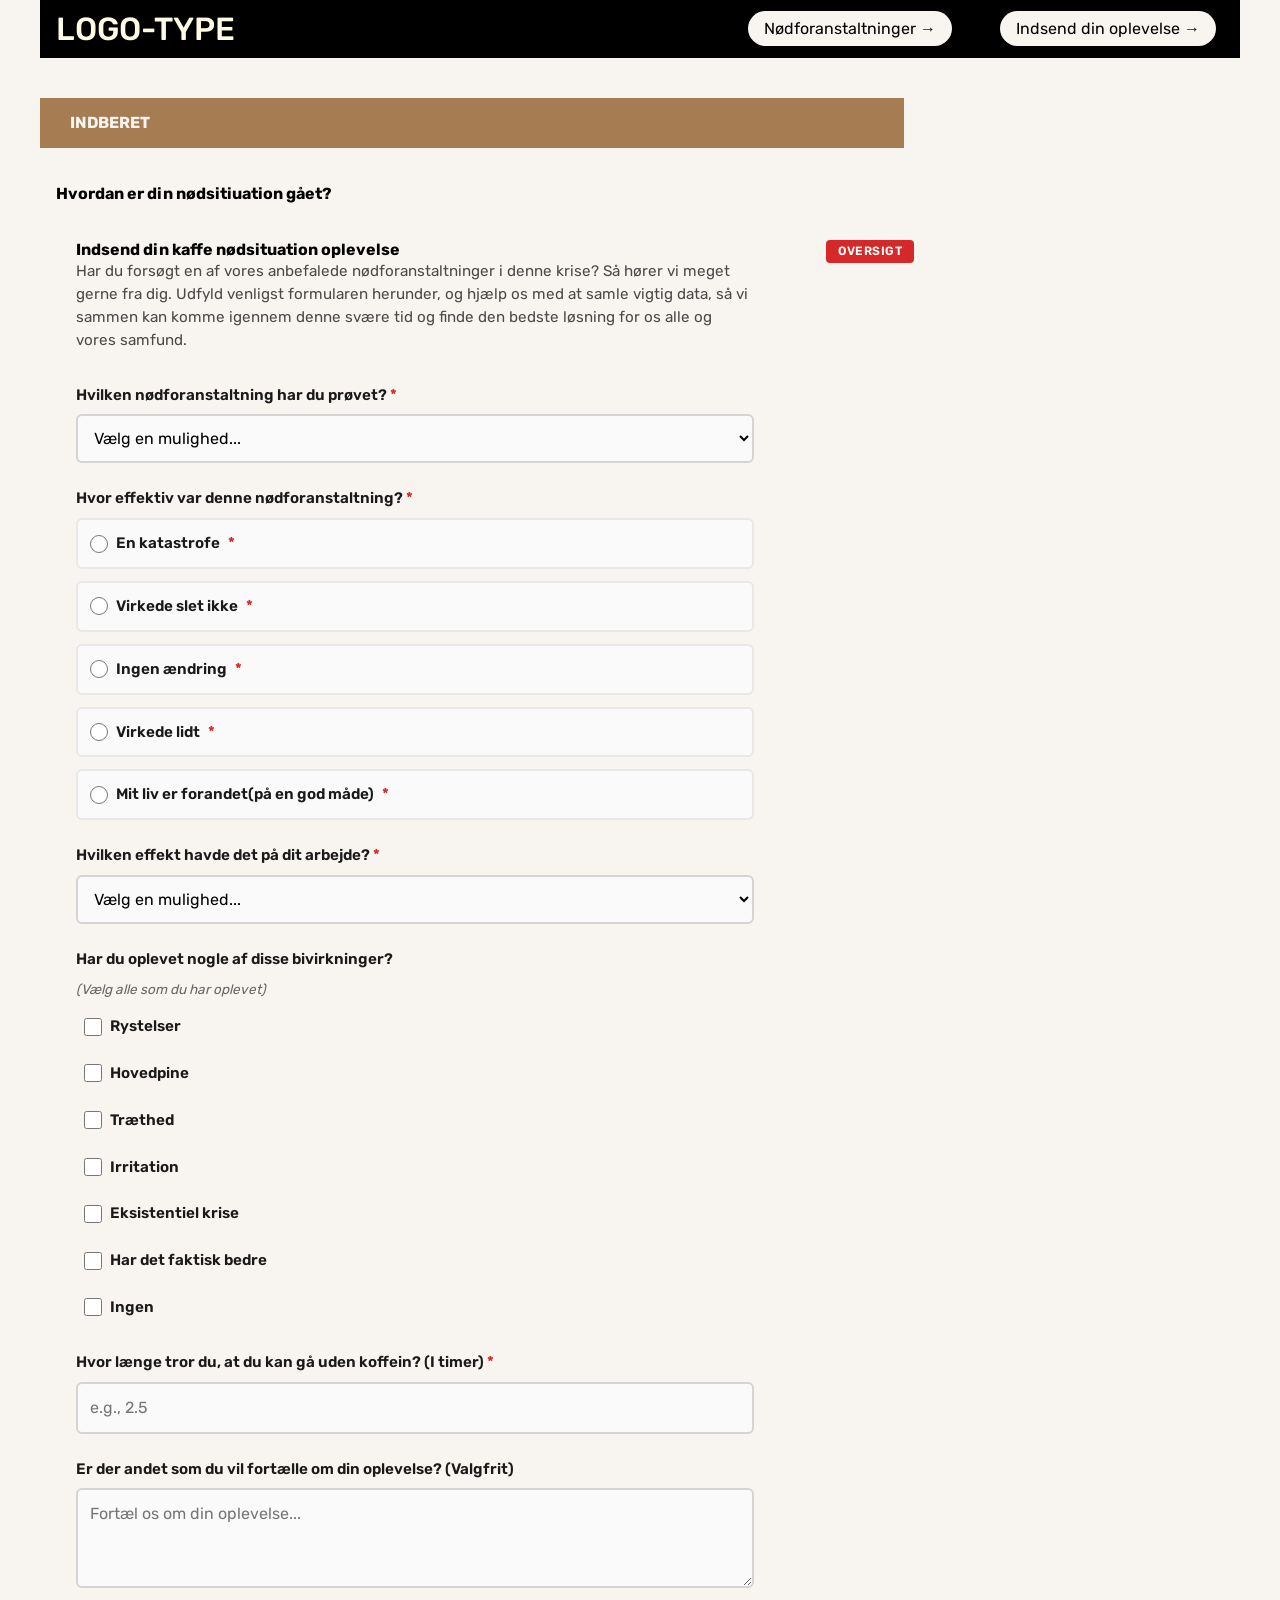
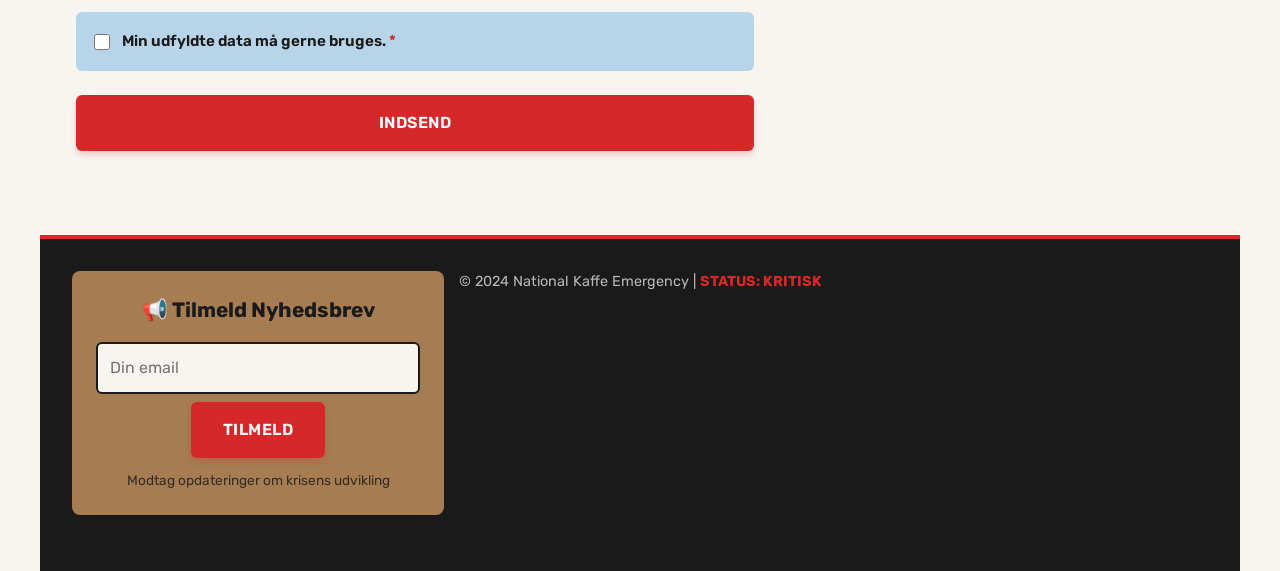
<file: register.html>
<!DOCTYPE html>
<html lang="en">
  <head>
    <meta charset="UTF-8" />
    <meta http-equiv="X-UA-Compatible" content="IE=edge" />
    <meta name="viewport" content="width=device-width, initial-scale=1.0" />
    <link rel="stylesheet" href="css/reset.css" />
    <link rel="stylesheet" href="css/custom.css" />
    <link rel="stylesheet" href="css/fonts.css" />
    <link rel="stylesheet" href="css/general.css" />
    <link rel="stylesheet" href="css/layout.css" />
    <link rel="stylesheet" href="css/burger.css" />
    <link rel="stylesheet" href="css/cards.css" />
    <link rel="stylesheet" href="css/forms.css" />
    <link rel="icon" type="image/png" href="img/fav.png" />
    <title>Emergency Site</title>
  </head>
  <body id="register">
    <header>
      <nav>
        <div id="logotype-wrapper" class="logo">
          <a href="index.html"> LOGO-TYPE </a>
        </div>
        <ul class="menu">
          <li>
            <a class="menuItem" href="instruction.html">Nødforanstaltninger </a>
          </li>
          <li>
            <a class="menuItem" href="register.html">Indsend din oplevelse</a>
          </li>
        </ul>
        <button class="burger">
          <span class="line"></span>
          <span class="line"></span>
          <span class="line"></span>
        </button>
      </nav>
    </header>

    <main>
      <h1>INDBERET</h1>
      <section id="form-section">
        <article id="form-info">
          <h2>Hvordan er din nødsitiuation gået?</h2>
        </article>
        <form id="webform"></form>
      </section>
      <section id="form-summary">
        <article>
          <p class="placeholder"></p>
        </article>
      </section>

      <section>
        <h2>Indsend din kaffe nødsituation oplevelse</h2>
        <p class="intro-text">
          Har du forsøgt en af vores anbefalede nødforanstaltninger i denne
          krise? Så hører vi meget gerne fra dig. Udfyld venligst formularen
          herunder, og hjælp os med at samle vigtig data, så vi sammen kan komme
          igennem denne svære tid og finde den bedste løsning for os alle og
          vores samfund.
        </p>

        <form
          aria-label="Nødforanstaltninger form"
          id="Nødforanstaltninger form"
        >
          <div class="form-group">
            <label for="measure"
              >Hvilken nødforanstaltning har du prøvet?</label
            >
            <select
              id="measure"
              name="measure"
              aria-describedby="measure-error"
              required
            >
              <option value="">Vælg en mulighed...</option>
              <option value="energidrik">Energidrik alternativet</option>
              <option value="te">Te konvertering</option>
              <option value="træt">Livet uden koffein</option>
            </select>
            <p class="error-message" id="measure-error">
              Vælg venligst en af mulighederne
            </p>
          </div>

          <div class="form-group">
            <label>Hvor effektiv var denne nødforanstaltning?</label>
            <div class="radio-group">
              <label class="radio-option">
                <input
                  type="radio"
                  name="effectiveness"
                  value="disaster"
                  required
                  aria-describedby="effectiveness-error"
                />
                <span>En katastrofe</span>
              </label>
              <label class="radio-option">
                <input type="radio" name="effectiveness" value="poor" />
                <span>Virkede slet ikke</span>
              </label>
              <label class="radio-option">
                <input type="radio" name="effectiveness" value="neutral" />
                <span>Ingen ændring</span>
              </label>
              <label class="radio-option">
                <input type="radio" name="effectiveness" value="good" />
                <span>Virkede lidt</span>
              </label>
              <label class="radio-option">
                <input type="radio" name="effectiveness" value="miracle" />
                <span>Mit liv er forandet(på en god måde)</span>
              </label>
            </div>
            <p class="error-message" id="effectiveness-error">
              Vælg venligst en af mulighederne
            </p>
          </div>

          <div class="form-group">
            <label for="productivity"
              >Hvilken effekt havde det på dit arbejde?</label
            >
            <select
              id="productivity"
              name="productivity"
              aria-describedby="productivity-error"
              required
            >
              <option value="">Vælg en mulighed...</option>
              <option value="produktiv">Aldrig været mere produktiv</option>
              <option value="forbedring">Lille forbedring</option>
              <option value="neutral">Ingen ændring</option>
              <option value="worse">Blev værre</option>
              <option value="asleep">Faldt i søvn</option>
              <option value="syg">Blev nødt til at melde mig syg</option>
            </select>
            <p class="error-message" id="productivity-error">
              Vælg venligst en af mulighederne
            </p>
          </div>

          <div class="form-group">
            <label>Har du oplevet nogle af disse bivirkninger?</label>
            <p class="helper-text">(Vælg alle som du har oplevet)</p>
            <div class="checkbox-group">
              <label class="checkbox-option">
                <input type="checkbox" name="side_effects" value="rystelser" />
                <span>Rystelser</span>
              </label>
              <label class="checkbox-option">
                <input type="checkbox" name="side_effects" value="hovedpine" />
                <span>Hovedpine</span>
              </label>
              <label class="checkbox-option">
                <input type="checkbox" name="side_effects" value="træthed" />
                <span>Træthed</span>
              </label>
              <label class="checkbox-option">
                <input type="checkbox" name="side_effects" value="irritation" />
                <span>Irritation</span>
              </label>
              <label class="checkbox-option">
                <input
                  type="checkbox"
                  name="side_effects"
                  value="eksistentiel krise"
                />
                <span>Eksistentiel krise</span>
              </label>
              <label class="checkbox-option">
                <input type="checkbox" name="side_effects" value="bedre" />
                <span>Har det faktisk bedre</span>
              </label>
              <label class="checkbox-option">
                <input type="checkbox" name="side_effects" value="ingen" />
                <span>Ingen</span>
              </label>
            </div>
          </div>

          <div class="form-group">
            <label for="time"
              >Hvor længe tror du, at du kan gå uden koffein? (I timer)</label
            >
            <input
              type="number"
              id="time"
              name="time"
              min="0"
              max="168"
              step="0.5"
              placeholder="e.g., 2.5"
              aria-describedby="time-error"
              required
            />
            <p class="error-message" id="time-error">
              Skriv venligst tiden som timer
            </p>
          </div>

          <div class="form-group">
            <label for="comments"
              >Er der andet som du vil fortælle om din oplevelse?
              (Valgfrit)</label
            >
            <textarea
              id="comments"
              name="comments"
              placeholder="Fortæl os om din oplevelse..."
            ></textarea>
          </div>

          <div class="form-group">
            <div class="consent-wrapper">
              <input
                type="checkbox"
                id="consent"
                name="consent"
                value="yes"
                aria-describedby="consent-error"
                required
              />
              <label for="consent">Min udfyldte data må gerne bruges.</label>
            </div>
            <p class="error-message" id="consent-error">
              Venligst giv samtykke før du indsender dine svar.
            </p>
          </div>

          <button type="submit">Indsend</button>
        </form>
      </section>

      <section class="output">
        <h2><span class="alert-badge">Oversigt</span></h2>
        <div class="output-content" id="output-content">
          <div class="output-item">
            <div class="output-label">Nødforanstaltning:</div>
            <div class="output-value" id="measure-output"></div>
          </div>
          <div class="output-item">
            <div class="output-label">Effektivitet:</div>
            <div class="output-value" id="effectiveness-output"></div>
          </div>
          <div class="output-item">
            <div class="output-label">Arbejdspåvirkning:</div>
            <div class="output-value" id="productivity-output"></div>
          </div>
          <div class="output-item">
            <div class="output-label">Bivirkninger:</div>
            <div class="output-value" id="side-effects-output"></div>
          </div>
          <div class="output-item">
            <div class="output-label">Tid uden koffein:</div>
            <div class="output-value" id="time-output"></div>
          </div>
          <div class="output-item">
            <div class="output-label">Yderligere kommentarer:</div>
            <div class="output-value" id="comments-output"></div>
          </div>
          <div class="output-item">
            <div class="output-label">Samtykke:</div>
            <div class="output-value" id="consent-output"></div>
          </div>
        </div>
      </section>
    </main>
    <footer>
      <div class="newsletter-section">
        <h3>📢 Tilmeld Nyhedsbrev</h3>
        <form class="newsletter-form">
          <input type="email" placeholder="Din email" required />
          <button type="submit" class="newsletter-btn">Tilmeld</button>
        </form>
        <p class="newsletter-disclaimer">
          Modtag opdateringer om krisens udvikling
        </p>
      </div>

      <div class="footer-bottom">
        <p>
          © 2024 National Kaffe Emergency |
          <span class="status-critical">STATUS: KRITISK</span>
        </p>
      </div>
    </footer>
    <script src="js/burger.js"></script>
    <script src="js/register.js"></script>
    <!-- <script src="js/main.js"></script> -->
  </body>
</html>
</file>
<file: css/custom.css>
:root {
  /* Colours */
  --color-bg: #f8f5f1; /* page background /*

  /* Header */
  --color-head-bg: #a67c52;

  /* Logotype */
  --color-logotype-bg: #000000;
  --color-text-logotype: #fffae2;
  --font-logotype-size: 2rem;

  /* Global menu */
  --color-menu-bg: #000000;
  /* Links */
  --color-link-bg: #f8f5f1;
  --color-link-hover: #6F90EB; /* used */
  --color-link-active: #99958f; /* used */
  --border-radius-links: 37px;

  /* Headlines og rubrik */
  --font-h1-size: 1rem;
  --font-sub1-size: 1rem;
  --font-h2-size: 1rem;
  --font-h3-size: 1rem;
  --color-headline-bg: #000000;
  --color-headline-text-page: #f8f5f1;

  /* Tekst */
  --color-text: #000;
  --color-text-inverted: #f8f5f1;

  /*  Marginer */
  --margin-head-bottom: 5px;

  /* Borders */
  --border-radius: 37px;

  /* Cards */
  --color-card-bg: #b8d4e8;
  --color-cta-card-bg: #BF1818;
  /* news-cards */
  --color-news-bg: #b8d4e8;
  --color-news-bg-inverted: #DBE2F5;
  --color-cta-newscard-bg: #BF1818;
  --color-cta-newscard-bg-inverted: #6F90EB;

  /* Fonts */
  --font-family-sans: "Rubik", ui-sans-serif;
  --font-weight-light: 300;
  --font-weight-regular: 400;
  --font-weight-medium: 500;
  --font-weight-bold: 700; */

  /* Text sizes */
  --logotype-size: 1rem;
  --headline1-size: 2rem;
  --headline2-size: 1rem;
  --headline3-size: 1rem;
  --bodytext-size: 1rem;
  --cta-text-size: 1rem;
  --followup-text-size: 1rem;
  --form-submit-size: 1rem;

  /* Infographics */
  --color-info-bg: #FFFAE2;
  --color-infobox-1-bg: #f8f5f1;
  --color-infobox-2-bg: #DEF5DB;
}
</file>
<file: css/fonts.css>
@font-face {
  font-family: "Rubik";
  src: url("../fonts/Rubik-VariableFont_wght.woff2") format("woff2-variations"),
    url("/fonts/Rubik-Regular.woff") format("woff");
  font-weight: 300 700;
  font-style: normal;
}
</file>
<file: css/general.css>
html {
  font-family: var(--font-family-sans);
  color: var(--color-text);
  background-color: var(--color-bg);
}

header {
  height: min-content;
}

#main-disclamer {
  height: 225px;
  background-color: var(--color-head-bg);
  display: flex;
  justify-content: flex-start;
  align-items: center;
  padding-left: 2rem;
  padding-bottom: 2%;
  margin-bottom: var(--margin-head-bottom);
}

#main-disclamer-content {
  display: flex;
  column-gap: 1rem;
}

main section {
  padding: 20px;
  border-radius: var(--border-radius);
}

h1 {
  font-size: var(--font-h1-size);
  font-weight: var(--font-weight-bold);
  color: var(--color-text-inverted);
  margin: 5px 0;
  line-height: 1.3rem;
  text-align: left;
}

#instruction h1,
#register h1 {
  margin: 40px 0 20px 0;
  padding: 15px 30px;
  background-color: var(--color-head-bg);
  font-size: var(--font-h2-size);
}

#instruction p {
  grid-column: 1/-1;
  margin-bottom: 20px;
  font-size: var(--font-h2-size);
  line-height: 1.5rem;
}

.sub {
  font-size: var(--font-sub1-size);
  font-weight: var(--font-weight-light);
  color: var(--color-text-inverted);
}

h2 {
  font-size: var(--headline2-size);
}

h3 {
  font-size: var(--headline3-size);
}

main > h1 {
  width: calc(80% - 6rem);
}

/* NAVIGATION STRUCTURES */
header > nav {
  height: 100%;
  background-color: var(--color-menu-bg);
}

nav ul {
  list-style: none;
}

a {
  font-family: var(--font-family-sans);
}

nav a {
  text-decoration: none;
  color: var(--color-text);
}

/* Måske skal du lave en ny regel for logotype-wrapper, når du har lavet din logotype */
#logotype-wrapper {
  background-color: var(--color-logotype-bg);
  display: flex;
  justify-content: flex-start;
  align-items: center;
  height: 3.6rem;
}

#logotype-wrapper > a {
  color: var(--color-text-logotype);
  font-size: var(--font-logotype-size);
  font-weight: var(--font-weight-medium);
  width: max-content;
  margin-left: 1rem;
}

/* Global menu */
header nav li a {
  margin: 1.5rem;
  background-color: var(--color-link-bg);
  color: var(--color-text);
  font-size: var(--followup-text-size);
  padding: 0.5rem 1rem;
  border-radius: var(--border-radius-links);
}

/* Pilen efter menu-tekst */
header > nav li > a:after {
  content: " \2192";
}

/* Global menu hover effekt - Lav den om til det, du synes */
nav a:hover {
  background-color: var(--color-link-hover);
}

nav a:active {
  background-color: var(--color-link-active);
}

/* FOOTER */
footer a {
  font-size: 0.7rem;
}

.logo {
  width: 28%;
  height: 28%;
}

.news-banner {
  background: #d62828;
  color: #f8f5f1;
  padding: 1.25rem 0;
  overflow: hidden;
  white-space: nowrap;
  position: relative;
  border-top: 3px solid #1a1a1a;
  border-bottom: 3px solid #1a1a1a;
}

.banner-content {
  display: inline-block;
  animation: scroll-left 30s linear infinite;
  font-weight: 600;
  font-size: 0.95rem;
}

.banner-content span {
  display: inline-block;
  padding-right: 3rem;
}

@keyframes scroll-left {
  0% {
    transform: translateX(0);
  }
  100% {
    transform: translateX(-50%);
  }
}

footer {
  background: #1a1a1a;
  color: #f8f5f1;
  padding: 2rem;
  margin-top: 3rem;
  border-top: 4px solid #d62828;
}

/* Newsletter Section */
.newsletter-section {
  background: #a67c52;
  padding: 1.5rem;
  border-radius: 8px;
  margin-bottom: 1.5rem;
  text-align: center;
}

.newsletter-section h3 {
  font-size: 1.3rem;
  margin-bottom: 1rem;
  color: #1a1a1a;
}

.newsletter-form {
  display: flex;
  gap: 0.5rem;
  max-width: 500px;
  margin: 0 auto 0.75rem;
  flex-wrap: wrap;
  justify-content: center;
}

.newsletter-form input {
  flex: 1;
  min-width: 200px;
  padding: 0.75rem;
  border: 2px solid #1a1a1a;
  border-radius: 6px;
  font-size: 1rem;
  background: #f8f5f1;
}

.newsletter-form input:focus {
  outline: none;
  border-color: #d62828;
}

.newsletter-btn {
  padding: 0.75rem 1.5rem;
  background: #d62828;
  color: white;
  border: none;
  border-radius: 6px;
  font-weight: bold;
  cursor: pointer;
  transition: background 0.2s ease;
}

.newsletter-btn:hover {
  background: #b81f1f;
}

.newsletter-disclaimer {
  font-size: 0.85rem;
  color: #1a1a1a;
  opacity: 0.8;
}

/* Footer Bottom */
.footer-bottom {
  text-align: center;
  font-size: 0.9rem;
  color: #b8b8b8;
}

.status-critical {
  color: #d62828;
  font-weight: bold;
}

/* Mobile responsive */
@media (max-width: 600px) {
  .newsletter-form {
    flex-direction: column;
  }

  .newsletter-form input {
    min-width: 100%;
  }
}
#logotype-wrapper a {
  display: flex;
  align-items: center;
  gap: 0.5rem; /* Space between logo and text */
  text-decoration: none;
}

.logo-image {
  height: 40px; /* Adjust size as needed */
  width: auto;
}
</file>
<file: css/layout.css>
/* LAYOUT FOR MAIN CONTENT */
body {
  display: grid;
  grid-template-rows: auto 1fr auto;
  height: 100vh;
  max-width: 1200px;
  margin: 0 auto;
}
main {
  display: grid;
  row-gap: 1rem;
}
main > *:not(:first-child) {
  margin: 0 1rem;
}
main {
  grid-template-rows: min-content min-content 1fr min-content;
}
#instruction main {
  grid-template-rows: min-content min-content min-content 1fr min-content;
}
/* LAYOUT FOR HEADER AND FOOTER */
footer {
  display: grid;
  gap: 10px;
}
header nav,
footer nav {
  display: flex;
  justify-content: space-between;
  align-items: center;
}
header nav > * {
  flex: 1;
}
nav ul {
  display: flex;
  justify-content: flex-end;
}
header ul {
  height: 100%;
  width: clamp(175px, 50%, 300px);
}
footer ul {
  flex-direction: column;
  padding-left: 1rem;
}

/* LAYOUT FOR SECTIONS */
#daily,
#breaking {
  display: grid;
}
#daily {
  grid-template-rows: repeat(2, minmax(200px, min-content));
  gap: 1rem;
}
#breaking {
  grid-template-rows: repeat(auto-fit, minmax(50px, min-content));
  gap: 0;
}

@media (width > 600px) {
  #frontpage > main {
    grid-template-columns: 6fr 3fr;
    grid-template-rows: auto 1fr auto;
  }
  #instruction > main,
  #register > main {
    grid-template-columns: 5fr 3fr;
    grid-template-rows: auto auto 1fr auto;
  }

  .qr {
    order: 1;
  }

  h1 {
    grid-column: 1 / -1;
  }
  footer {
    grid-template-columns: 1fr 1fr 1fr;
  }
}
</file>
<file: css/burger.css>
.burger {
  width: 30px;
  height: 20px;
  cursor: pointer;
}

.burger .line {
  display: block;
  width: 100%;
  height: 2px;
  background-color: #333333;
  margin-bottom: 5px;
  transition: 0.2s linear;
}
.burger {
  display: none;
}
@media screen and (width < 800px) {
  .menu {
    display: none;
  }
  .logo {
    flex: 0 0 50vw;
  }
  .burger {
    display: block;
    background-color: transparent;
    border: 0;
    flex: 0 0 auto;
    margin: 0 20px;
  }
  .burger.active .line:nth-child(1) {
    transform: rotate(45deg) translate(5px, 5px);
    transition: 0.2s linear;
  }
  .burger.active .line:nth-child(2) {
    opacity: 0;
    transition: 0.15s linear;
  }
  .burger.active .line:nth-child(3) {
    transform: rotate(-45deg) translate(5px, -5px);
    transition: 0.2s linear;
  }
  nav.active .menu {
    display: block;
    background-color: var(--color-menu-bg);
    position: absolute;
    top: 3.6rem;
    right: 0;
    width: clamp(200px, 50vw, 400px);
    z-index: 1;
    opacity: 0.8;
  }
  header > nav li > a:after {
    content: "";
  }
  nav.active .menu li {
    margin: 40px 20px;
    text-align: right;
  }
  nav.active .menu a {
    font-size: 24px;
  }
}
</file>
<file: css/cards.css>
.daily_card {
  background-color: var(--color-card-bg);
  display: grid;
  grid-template-columns: 3fr 5fr;
  gap: 10px;
  padding: 40px 0 40px 20px;
  border-radius: var(--border-radius);
  height: minmax(200px, min-content);
}
.daily_text {
  display: grid;
  grid-template-rows: repeat(3, min-content);
  gap: 10px;
}
.daily_text h2 {
  background-color: var(--color-headline-bg);
  color: var(--color-text-inverted);
  padding: calc(1.1rem / 1.5) 0 calc(1.1rem / 2) 1rem;
  margin: 0 0 0.5rem 0;
}
.daily_text p {
  padding-right: 2rem;
  margin: 0 0 1rem 0;
}
.daily_text .cta_btn {
  justify-self: left;
  width: 80%;
}
.daily_img {
  width: 100%;
  height: 100%;
  object-fit: cover;
}
.news_card {
  background-color: var(--color-news-bg);
  display: grid;
  grid-template-rows: repeat(min-content);
  gap: 0.4rem;
  padding: 1rem 0;
  height: minmax(300px, min-content);
}
.news_card:nth-child(2n) {
  background-color: var(--color-news-bg-inverted);
}
.news_card > * {
  padding: 0 1rem;
}
.news_card h3 {
  margin: 0.5rem 0 0 0;
}
.news_card p {
  margin: 0 0 1rem 0;
}
.news_card:first-child:before {
  content: "BREAKING NEWS";
  background-color: var(--color-headline-bg);
  color: var(--color-headline-text-page);
  font-size: var(--font-h3-size);
  font-weight: var(--font-weight-medium);
  text-align: center;
  line-height: 1rem;
  padding: calc(1.1rem / 1.5) 0 calc(1.1rem / 2) 0;
}
.news_card:first-child {
  border-radius: var(--border-radius) var(--border-radius) 0 0;
}
.news_card:last-child {
  border-radius: 0 0 var(--border-radius) var(--border-radius);
}

.news_card .cta_btn {
  justify-self: center;
}
.cta_btn {
  display: inline-block;
  padding: 0.4rem 1rem;
  background-color: var(--color-cta-card-bg);
  color: var(--color-text-inverted);
  text-decoration: none;
  width: max-content;
  border-radius: var(--border-radius);
}
.news_card .cta_btn {
  background-color: var(--color-cta-newscard-bg);
}
.news_card:nth-of-type(2n) .cta_btn {
  background-color: var(--color-cta-newscard-bg-inverted);
  color: var(--color-text);
}
.cta_btn:after {
  content: "\2192";
  margin-left: 1rem;
}

/* Modal styles */
.modal {
  display: none;
  position: fixed;
  top: 0;
  left: 0;
  width: 100%;
  height: 100%;
  background: rgba(0, 0, 0, 0.8);
  z-index: 1000;
  justify-content: center;
  align-items: center;
}

.modal.show {
  display: flex;
}

.modal-content {
  background: #f8f5f1;
  padding: 2rem;
  border-radius: 8px;
  max-width: 600px;
  width: 90%;
  position: relative;
  max-height: 80vh;
  overflow-y: auto;
  border: 3px solid #a67c52;
}

.close-modal {
  position: absolute;
  top: 1rem;
  right: 1rem;
  background: #d62828;
  color: white;
  border: none;
  width: 35px;
  height: 35px;
  border-radius: 50%;
  cursor: pointer;
  font-size: 1.5rem;
  line-height: 1;
  font-weight: bold;
}

.close-modal:hover {
  background: #b81f1f;
  transform: scale(1.1);
}

/* Details/Summary styles for breaking news */
details {
  margin-top: 1rem;
}

summary {
  cursor: pointer;
  list-style: none;
  display: inline-block;
}

summary::-webkit-details-marker {
  display: none;
}

.expanded-content {
  margin-top: 1rem;
  padding: 1rem;
  background: #faf8f6;
  border-radius: 6px;
  border-left: 4px solid #a67c52;
  animation: slideDown 0.3s ease;
}

@keyframes slideDown {
  from {
    opacity: 0;
    transform: translateY(-10px);
  }
  to {
    opacity: 1;
    transform: translateY(0);
  }
}

.card_kaffe {
  width: 65%;
  height: 80%;
}
</file>
<file: css/infographic.css>
#head-txt {
  fill: rgb(54, 54, 54);
}
.info-graphic,
.info-text {
  background-color: var(--color-info-bg);
  padding: 20px 0;
}
.info-graphic {
  border-radius: 0;
  margin: 60px auto 80px auto;
}
.info-text h2 {
  line-height: 3rem;
  text-align: center;
  background-color: var(--color-headline-bg);
  color: var(--color-headline-text-page);
  margin-bottom: 1rem;
}
.info-text h3 {
  font-size: 0.8rem;
  line-height: 0.8rem;
  font-weight: 600;
  margin: 0;
  padding: 0;
}
.info-text > *:not(:first-child) {
  margin: 0 clamp(1rem, 10%, 7rem);
}
.info-text p {
  font-size: 0.8rem;
  line-height: 1.3;
  margin: 0 0 1.2rem 0;
  padding: 0;
}
.info-box {
  padding: 1.5rem 1rem 0.5rem 1rem;
  background-color: var(--color-infobox-1-bg);
}
.info-box:nth-of-type(2n) {
  background-color: var(--color-infobox-2-bg);
}
</file>
<file: css/forms.css>
#webform {
  background-color: var(--form-background-color);
}

#form-section,
#form-summary {
  background-color: var(--info-background-color);
  padding: 0;
}
#form-summary h2 {
  line-height: 3rem;
  text-align: center;
  background-color: var(--headline-bg-color-inverted);
  color: var(--headline-color-inverted);
  padding-top: 5px;
}
#form-summary h3 {
  font-size: 0.8rem;
  line-height: 0.8rem;
  font-weight: 600;
  margin: 0;
  padding: 0;
}
#form-summary > *:not(:first-child) {
  margin: 0 clamp(1rem, 10%, 7rem);
}
#form-summary p {
  font-size: 0.8rem;
  line-height: 1.3;
  margin: 0 0 1.2rem 0;
  padding: 0;
}

input[type="text"],
input[type="number"],
select,
textarea {
  border: 2px solid #d4d4d4;
  padding: 0.75rem;
  border-radius: 6px;
  font-size: 1rem;
  font-family: inherit;
  transition: all 0.2s ease;
  background: #fafafa;
}

input:focus,
select:focus,
textarea:focus {
  outline: none;
  border-color: #7fb3d5;
  background: white;
  box-shadow: 0 0 0 3px rgba(127, 179, 213, 0.1);
}

textarea {
  resize: vertical;
  min-height: 100px;
}

/* Form layout */
form {
  display: grid;
  gap: 1.5rem;
}

.form-group {
  display: grid;
  gap: 0.5rem;
}

label {
  font-weight: 600;
  color: #1a1a1a;
  font-size: 0.95rem;
}

.form-group:has(:required) label::after {
  content: " *";
  color: #d62828;
}

/* Radio buttons */
.radio-group {
  display: grid;
  gap: 0.75rem;
}

.radio-option {
  display: flex;
  align-items: center;
  gap: 0.5rem;
  padding: 0.75rem;
  border: 2px solid #e8e8e8;
  border-radius: 6px;
  cursor: pointer;
  transition: all 0.2s ease;
  background: #fafafa;
}

.radio-option:hover {
  border-color: #7fb3d5;
  background: white;
}

.radio-option input[type="radio"] {
  width: 18px;
  height: 18px;
  cursor: pointer;
  accent-color: #a67c52;
}

.radio-option:has(input:checked) {
  border-color: #a67c52;
  background: #faf8f6;
}

/* Checkboxes */
.checkbox-group {
  display: grid;
  gap: 0.5rem;
}

.checkbox-option {
  display: flex;
  align-items: center;
  gap: 0.5rem;
  padding: 0.5rem;
  cursor: pointer;
}

.checkbox-option input[type="checkbox"] {
  width: 18px;
  height: 18px;
  cursor: pointer;
  accent-color: #a67c52;
}

.helper-text {
  font-size: 0.85rem;
  color: #666;
  font-style: italic;
}

/* Error messages */
.error-message {
  color: #d62828;
  font-size: 0.85rem;
  display: none;
  padding: 0.5rem;
  background: #ffe5e5;
  border-radius: 4px;
  border-left: 3px solid #d62828;
}

.form-group:has(:user-invalid) input,
.form-group:has(:user-invalid) select,
.form-group:has(:user-invalid) textarea {
  border-color: #d62828;
  background: #fff5f5;
}

.form-group:has(:user-invalid) .error-message {
  display: block;
}

/* Samtykke checkbox */
.consent-wrapper {
  display: flex;
  align-items: start;
  gap: 0.75rem;
  padding: 1rem;
  background: #b8d4e8;
  border-radius: 6px;
  border: 2px solid transparent;
}

.consent-wrapper input[type="checkbox"] {
  margin-top: 0.25rem;
}

.consent-wrapper:has(input:checked) {
  background: #e8f4f8;
  border-color: #7fb3d5;
}

/* Indsend button */
button[type="submit"] {
  background: #d62828;
  color: white;
  border: none;
  padding: 1rem 2rem;
  font-size: 1rem;
  font-weight: 600;
  border-radius: 6px;
  cursor: pointer;
  transition: all 0.2s ease;
  text-transform: uppercase;
  letter-spacing: 0.5px;
  box-shadow: 0 4px 6px rgba(214, 40, 40, 0.2);
}

button[type="submit"]:hover {
  background: #b81f1f;
  transform: translateY(-2px);
  box-shadow: 0 6px 12px rgba(214, 40, 40, 0.3);
}

button[type="submit"]:active {
  transform: translateY(0);
}

.intro-text {
  color: #4a4a4a;
  margin-bottom: 2rem;
  font-size: 0.95rem;
}

.output-content {
  background: #f8f5f1;
  padding: 1.5rem;
  border-radius: 6px;
  border: 2px solid #a67c52;
  display: none;
}

.output-content.show {
  display: block;
}

.output-item {
  padding: 0.75rem 0;
  border-bottom: 1px solid #d4d4d4;
}

.output-item:last-child {
  border-bottom: none;
}

.output-label {
  font-weight: 600;
  color: #1a1a1a;
  margin-bottom: 0.25rem;
}

.output-value {
  color: #4a4a4a;
  margin-left: 0.5rem;
}

.alert-badge {
  display: inline-block;
  background: #d62828;
  color: white;
  padding: 0.25rem 0.75rem;
  border-radius: 4px;
  font-size: 0.75rem;
  font-weight: 600;
  text-transform: uppercase;
  letter-spacing: 0.5px;
}
</file>
